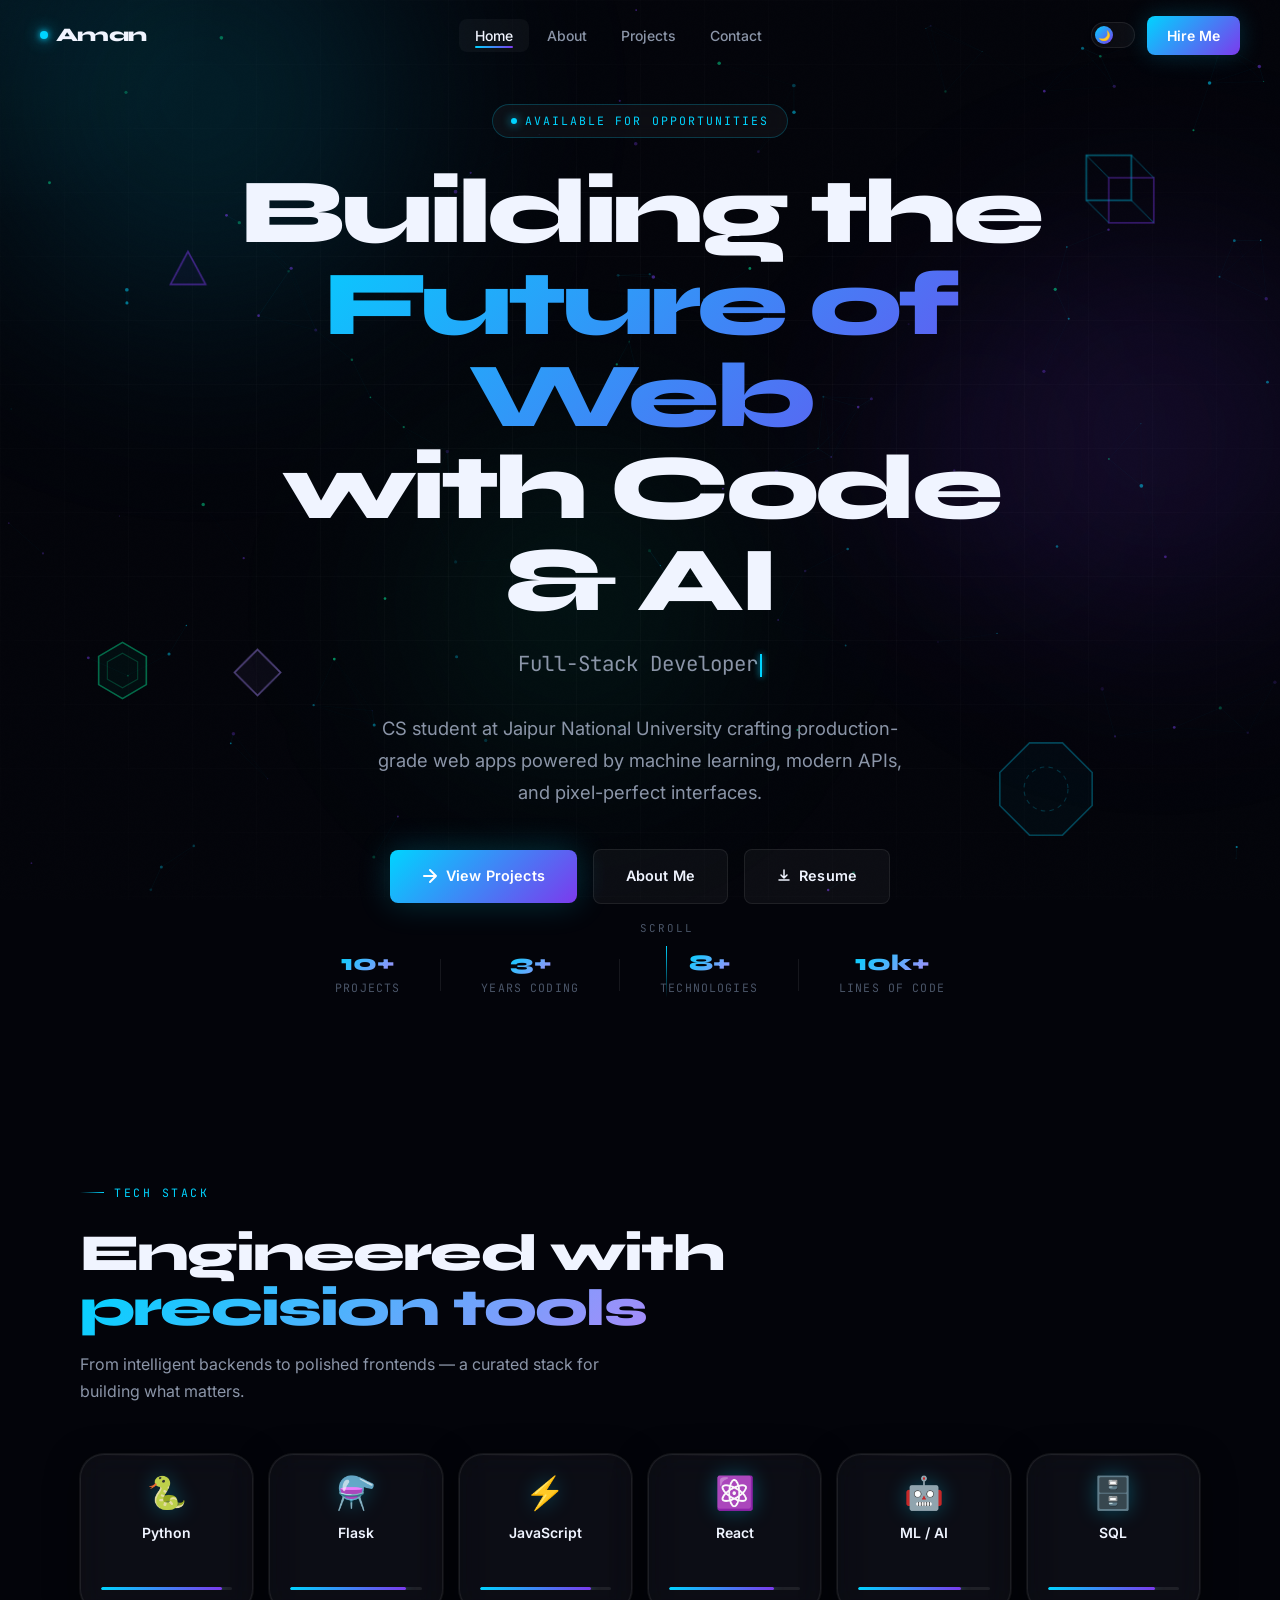
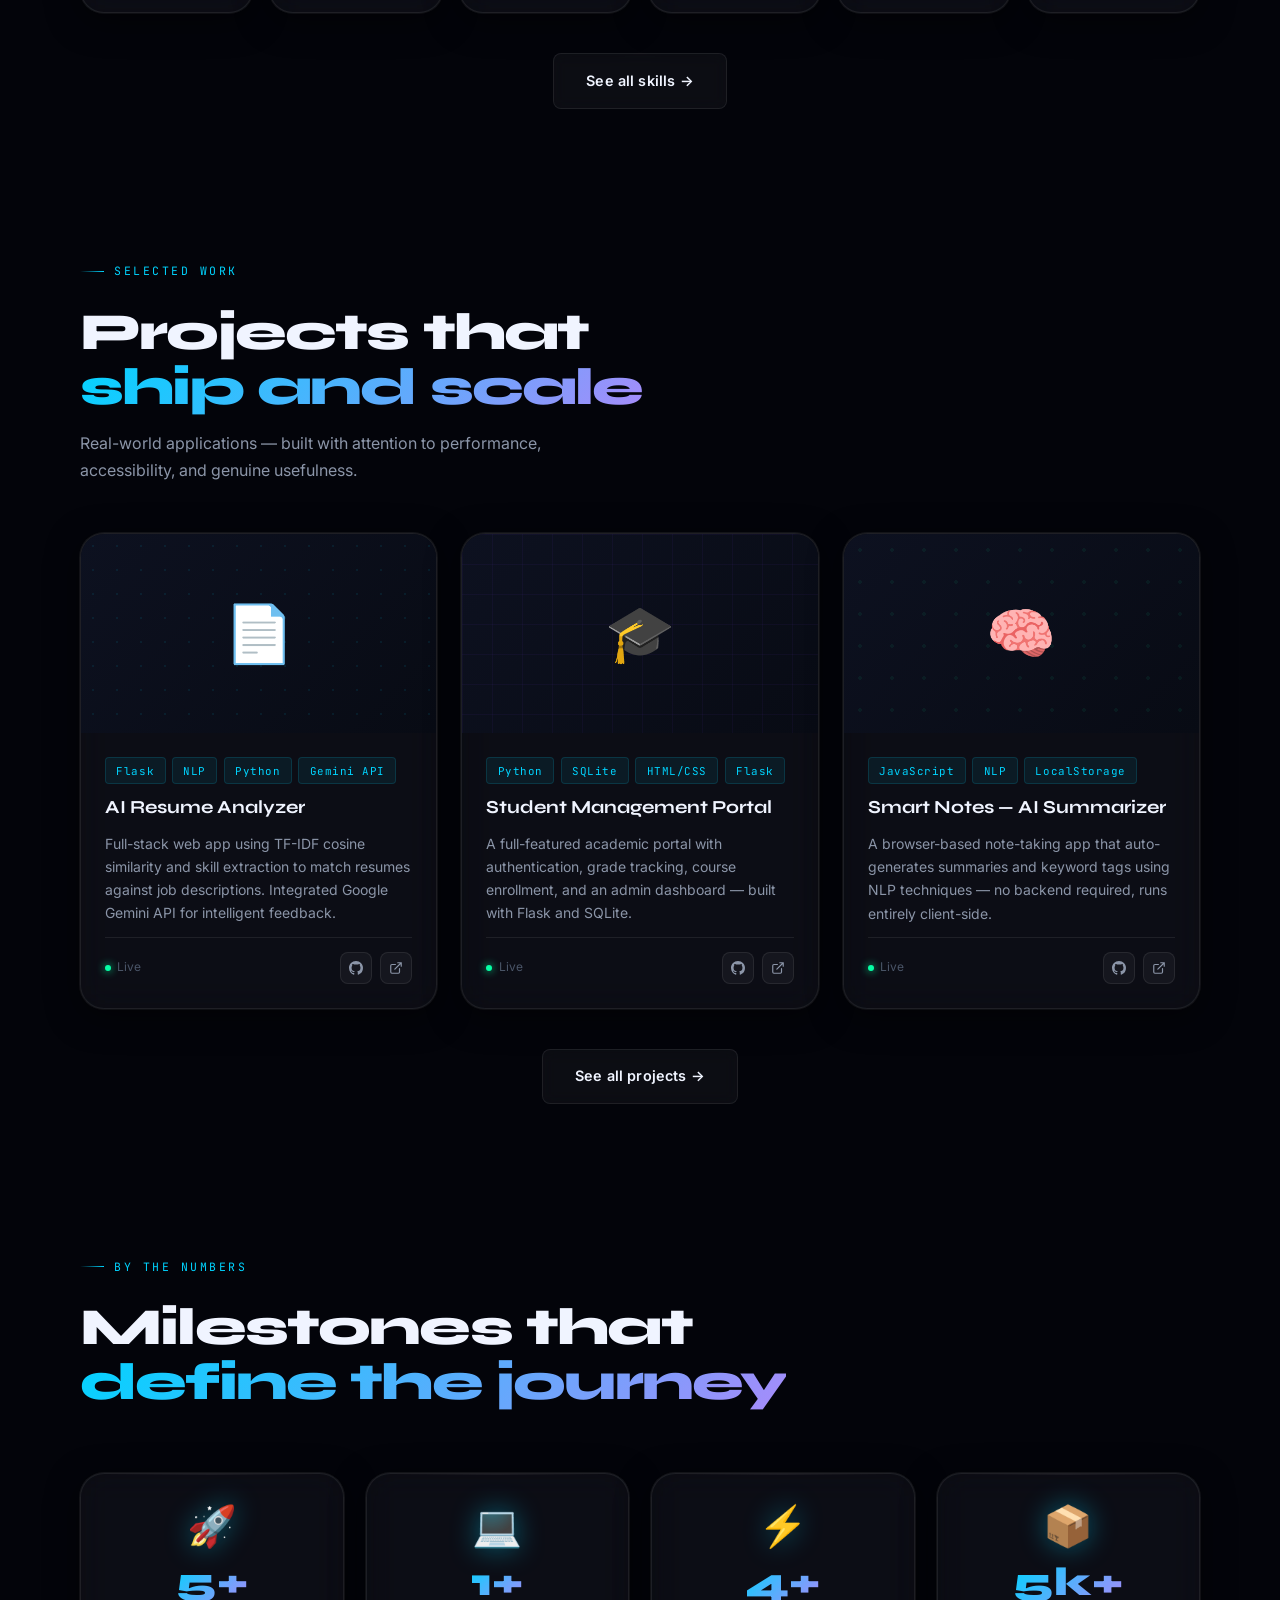
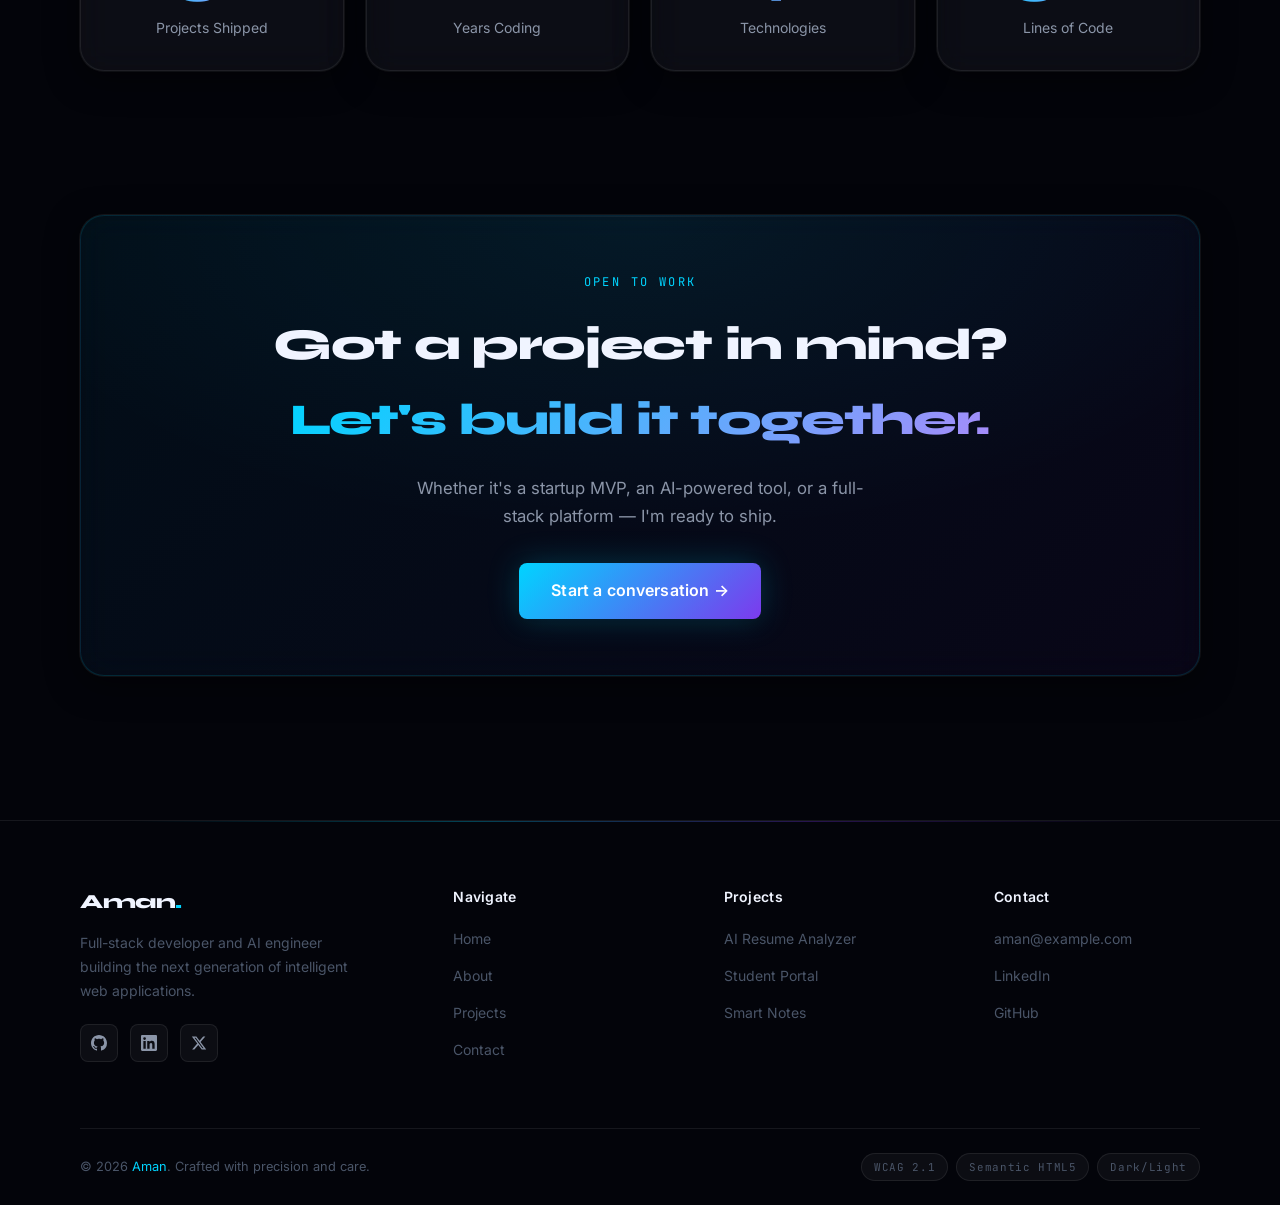
<file: index.html>
<!DOCTYPE html>
<html lang="en" data-theme="dark">
<head>
  <meta charset="UTF-8" />
  <meta name="viewport" content="width=device-width, initial-scale=1.0" />
  <meta http-equiv="X-UA-Compatible" content="IE=edge" />

  <!-- Primary Meta -->
  <title>Aman — Full-Stack Developer &amp; AI Engineer</title>
  <meta name="description" content="Aman is a full-stack developer and AI engineer building intelligent, production-ready web applications. Explore projects, skills, and experience." />
  <meta name="author" content="Aman" />
  <meta name="robots" content="index, follow" />
  <meta name="theme-color" content="#03040a" />

  <!-- Open Graph -->
  <meta property="og:type" content="website" />
  <meta property="og:url" content="https://aman.dev/" />
  <meta property="og:title" content="Aman — Full-Stack Developer &amp; AI Engineer" />
  <meta property="og:description" content="Building intelligent, production-ready web applications at the intersection of design and engineering." />
  <meta property="og:image" content="https://aman.dev/og-image.png" />

  <!-- Twitter Card -->
  <meta name="twitter:card" content="summary_large_image" />
  <meta name="twitter:site" content="@aman_dev" />
  <meta name="twitter:title" content="Aman — Full-Stack Developer &amp; AI Engineer" />
  <meta name="twitter:description" content="Building intelligent, production-ready web applications." />
  <meta name="twitter:image" content="https://aman.dev/og-image.png" />

  <!-- Canonical -->
  <link rel="canonical" href="https://aman.dev/" />

  <!-- Structured Data -->
  <script type="application/ld+json">
  {
    "@context": "https://schema.org",
    "@type": "Person",
    "name": "Aman",
    "url": "https://aman.dev",
    "jobTitle": "Full-Stack Developer & AI Engineer",
    "alumniOf": {
      "@type": "EducationalOrganization",
      "name": "Jaipur National University"
    },
    "knowsAbout": ["Python", "JavaScript", "React", "Flask", "Machine Learning", "AI"],
    "sameAs": [
      "https://github.com/aman",
      "https://linkedin.com/in/aman"
    ]
  }
  </script>

  <!-- Theme init: apply before render to avoid flash -->
  <script>
    (function(){var t=localStorage.getItem('portfolio-theme')||'dark';document.documentElement.setAttribute('data-theme',t);})();
  </script>

  <!-- Fonts -->
  <link rel="preconnect" href="https://fonts.googleapis.com" />
  <link rel="preconnect" href="https://fonts.gstatic.com" crossorigin />
  <link href="https://fonts.googleapis.com/css2?family=Syne:wght@400;700;800&family=Inter:wght@400;500;600;700&family=JetBrains+Mono:wght@400;500&display=swap" rel="stylesheet" />
  <link rel="stylesheet" href="style.css" />
</head>
<body>

  <!-- Scroll progress indicator -->
  <div id="scroll-progress" aria-hidden="true"></div>

  <!-- Skip Navigation -->
  <a href="#main-content" class="skip-nav">Skip to main content</a>

  <!-- Loading Screen -->
  <div id="loading-screen" role="status" aria-label="Loading portfolio">
    <div class="loader-ring" aria-hidden="true"></div>
    <p class="loader-text">Initializing</p>
    <div class="loader-bar" aria-hidden="true"><div class="loader-bar-fill"></div></div>
  </div>

  <!-- Cursor Glow -->
  <div id="cursor-glow" aria-hidden="true"></div>

  <!-- Aurora Background -->
  <div class="aurora-bg" aria-hidden="true">
    <div class="aurora-orb aurora-orb-1"></div>
    <div class="aurora-orb aurora-orb-2"></div>
    <div class="aurora-orb aurora-orb-3"></div>
    <div class="aurora-orb aurora-orb-4"></div>
  </div>
  <div class="grid-overlay" aria-hidden="true"></div>

  <!-- Navigation -->
  <header role="banner">
    <nav class="nav" aria-label="Primary navigation">
      <a href="index.html" class="nav-brand" aria-label="Aman — Home">
        <span class="nav-brand-dot" aria-hidden="true"></span>
        Aman
      </a>

      <!-- Desktop Links -->
      <ul class="nav-links" role="list">
        <li><a href="index.html" class="nav-link" aria-current="page">Home</a></li>
        <li><a href="about.html" class="nav-link">About</a></li>
        <li><a href="projects.html" class="nav-link">Projects</a></li>
        <li><a href="contact.html" class="nav-link">Contact</a></li>
      </ul>

      <!-- Nav right group: theme + cta + hamburger -->
      <div class="nav-right">
        <button class="theme-toggle" aria-label="Switch to light mode" title="Toggle dark/light mode">
          <span class="theme-toggle-thumb" aria-hidden="true">🌙</span>
        </button>
        <a href="contact.html" class="nav-cta" aria-label="Hire Aman — open contact page">Hire Me</a>
        <button class="nav-toggle" aria-expanded="false" aria-controls="mobile-nav" aria-label="Toggle mobile menu">
          <span class="nav-toggle-bar" aria-hidden="true"></span>
          <span class="nav-toggle-bar" aria-hidden="true"></span>
          <span class="nav-toggle-bar" aria-hidden="true"></span>
        </button>
      </div>
    </nav>

    <!-- Mobile Nav Overlay -->
    <nav class="nav-mobile" id="mobile-nav" aria-label="Mobile navigation">
      <ul role="list">
        <li><a href="index.html" class="nav-link" aria-current="page">Home</a></li>
        <li><a href="about.html" class="nav-link">About</a></li>
        <li><a href="projects.html" class="nav-link">Projects</a></li>
        <li><a href="contact.html" class="nav-link">Contact</a></li>
      </ul>
      <a href="contact.html" class="btn btn-primary" style="margin-top:1.5rem;">Hire Me</a>
    </nav>
  </header>

  <main id="main-content">

    <!-- ══ HERO ══════════════════════════════════════════════ -->
    <section class="hero" aria-label="Hero introduction">
      <canvas id="hero-canvas" class="hero-canvas" aria-hidden="true"></canvas>

      <!-- Floating 3D Shapes -->
      <div class="floating-shapes" aria-hidden="true">
        <!-- Cube wireframe -->
        <div class="shape shape-1">
          <svg viewBox="0 0 80 80" fill="none" xmlns="http://www.w3.org/2000/svg">
            <rect x="10" y="10" width="40" height="40" stroke="rgba(0,212,255,0.4)" stroke-width="1.5" fill="none"/>
            <rect x="30" y="30" width="40" height="40" stroke="rgba(124,58,237,0.4)" stroke-width="1.5" fill="none"/>
            <line x1="10" y1="10" x2="30" y2="30" stroke="rgba(0,212,255,0.25)" stroke-width="1"/>
            <line x1="50" y1="10" x2="70" y2="30" stroke="rgba(0,212,255,0.25)" stroke-width="1"/>
            <line x1="10" y1="50" x2="30" y2="70" stroke="rgba(0,212,255,0.25)" stroke-width="1"/>
            <line x1="50" y1="50" x2="70" y2="70" stroke="rgba(0,212,255,0.25)" stroke-width="1"/>
          </svg>
        </div>
        <!-- Hexagon -->
        <div class="shape shape-2">
          <svg viewBox="0 0 60 60" fill="none" xmlns="http://www.w3.org/2000/svg">
            <polygon points="30,4 52,17 52,43 30,56 8,43 8,17" stroke="rgba(6,255,165,0.4)" stroke-width="1.5" fill="rgba(6,255,165,0.04)"/>
            <polygon points="30,14 44,22 44,38 30,46 16,38 16,22" stroke="rgba(6,255,165,0.2)" stroke-width="1" fill="none"/>
          </svg>
        </div>
        <!-- Triangle -->
        <div class="shape shape-3">
          <svg viewBox="0 0 40 40" fill="none" xmlns="http://www.w3.org/2000/svg">
            <polygon points="20,4 36,34 4,34" stroke="rgba(124,58,237,0.5)" stroke-width="1.5" fill="rgba(124,58,237,0.05)"/>
          </svg>
        </div>
        <!-- Octagon -->
        <div class="shape shape-4">
          <svg viewBox="0 0 100 100" fill="none" xmlns="http://www.w3.org/2000/svg">
            <polygon points="35,8 65,8 92,35 92,65 65,92 35,92 8,65 8,35" stroke="rgba(0,212,255,0.3)" stroke-width="1.5" fill="rgba(0,212,255,0.03)"/>
            <circle cx="50" cy="50" r="20" stroke="rgba(0,212,255,0.2)" stroke-width="1" fill="none" stroke-dasharray="4 4"/>
          </svg>
        </div>
        <!-- Diamond -->
        <div class="shape shape-5">
          <svg viewBox="0 0 50 50" fill="none" xmlns="http://www.w3.org/2000/svg">
            <polygon points="25,4 46,25 25,46 4,25" stroke="rgba(167,139,250,0.45)" stroke-width="1.5" fill="rgba(167,139,250,0.05)"/>
          </svg>
        </div>
      </div>

      <div class="hero-content">
        <!-- Status Badge -->
        <div class="hero-badge" role="text">
          <span class="hero-badge-dot" aria-hidden="true"></span>
          Available for opportunities
        </div>

        <!-- Main Heading -->
        <h1 class="hero-heading">
          <span class="hero-heading-line">Building the</span>
          <span class="hero-heading-line accent">Future of Web</span>
          <span class="hero-heading-line">with Code &amp; AI</span>
        </h1>

        <!-- Typewriter -->
        <p class="hero-typewriter" aria-live="polite" aria-atomic="true">
          <span id="typewriter"
            data-phrases="Full-Stack Developer|AI Engineer|Python Specialist|Flask &amp; React Builder|ML Enthusiast"
            aria-label="Full-Stack Developer">Full-Stack Developer</span><span class="typewriter-cursor" aria-hidden="true"></span>
        </p>

        <!-- Subtext -->
        <p class="hero-subtext">
          CS student at Jaipur National University crafting production-grade web apps
          powered by machine learning, modern APIs, and pixel-perfect interfaces.
        </p>

        <!-- CTAs -->
        <div class="hero-actions">
          <a href="projects.html" class="btn btn-primary" aria-label="View my projects">
            <svg width="16" height="16" viewBox="0 0 16 16" fill="none" aria-hidden="true">
              <path d="M2 8h12M8 2l6 6-6 6" stroke="currentColor" stroke-width="2" stroke-linecap="round" stroke-linejoin="round"/>
            </svg>
            View Projects
          </a>
          <a href="about.html" class="btn btn-ghost" aria-label="Learn more about me">About Me</a>
          <a href="#" class="btn btn-ghost" aria-label="Download resume PDF" download>
            <svg width="14" height="14" viewBox="0 0 14 14" fill="none" aria-hidden="true">
              <path d="M7 1v8M4 6l3 3 3-3M2 11h10" stroke="currentColor" stroke-width="1.5" stroke-linecap="round" stroke-linejoin="round"/>
            </svg>
            Resume
          </a>
        </div>

        <!-- Stats strip -->
        <div class="hero-stats" aria-label="Quick stats">
          <div class="hero-stat">
            <span class="hero-stat-number">10+</span>
            <span class="hero-stat-label">Projects</span>
          </div>
          <div class="hero-stat-divider" aria-hidden="true"></div>
          <div class="hero-stat">
            <span class="hero-stat-number">3+</span>
            <span class="hero-stat-label">Years Coding</span>
          </div>
          <div class="hero-stat-divider" aria-hidden="true"></div>
          <div class="hero-stat">
            <span class="hero-stat-number">8+</span>
            <span class="hero-stat-label">Technologies</span>
          </div>
          <div class="hero-stat-divider" aria-hidden="true"></div>
          <div class="hero-stat">
            <span class="hero-stat-number">10k+</span>
            <span class="hero-stat-label">Lines of Code</span>
          </div>
        </div>
      </div>

      <!-- Scroll Indicator -->
      <a href="#skills-preview" class="hero-scroll" aria-label="Scroll to explore">
        <span aria-hidden="true">scroll</span>
        <div class="scroll-line" aria-hidden="true"></div>
      </a>
    </section>

    <!-- ══ SKILLS PREVIEW ════════════════════════════════════ -->
    <section class="section" id="skills-preview" aria-labelledby="skills-preview-heading">
      <div class="container">
        <p class="section-label" aria-hidden="true">Tech Stack</p>
        <h2 id="skills-preview-heading" class="section-heading reveal">
          Engineered with<br /><span class="gradient-text">precision tools</span>
        </h2>
        <p class="reveal reveal-delay-1" style="color:var(--text-secondary);max-width:540px;margin:1rem 0 3rem;">
          From intelligent backends to polished frontends — a curated stack for building what matters.
        </p>

        <div class="skills-grid" data-stagger="80">
          <article class="skill-card glass-card reveal reveal-delay-1" aria-label="Python skill">
            <div class="skill-icon" aria-hidden="true">🐍</div>
            <h3 class="skill-name">Python</h3>
            <span class="skill-pct" aria-hidden="true">92%</span>
            <div class="skill-bar-wrap" role="progressbar" aria-valuenow="92" aria-valuemin="0" aria-valuemax="100" aria-label="Python proficiency 92%">
              <div class="skill-bar" data-level="92" style="width:0%"></div>
            </div>
          </article>
          <article class="skill-card glass-card reveal reveal-delay-2" aria-label="Flask skill">
            <div class="skill-icon" aria-hidden="true">⚗️</div>
            <h3 class="skill-name">Flask</h3>
            <span class="skill-pct" aria-hidden="true">88%</span>
            <div class="skill-bar-wrap" role="progressbar" aria-valuenow="88" aria-valuemin="0" aria-valuemax="100" aria-label="Flask proficiency 88%">
              <div class="skill-bar" data-level="88" style="width:0%"></div>
            </div>
          </article>
          <article class="skill-card glass-card reveal reveal-delay-3" aria-label="JavaScript skill">
            <div class="skill-icon" aria-hidden="true">⚡</div>
            <h3 class="skill-name">JavaScript</h3>
            <span class="skill-pct" aria-hidden="true">85%</span>
            <div class="skill-bar-wrap" role="progressbar" aria-valuenow="85" aria-valuemin="0" aria-valuemax="100" aria-label="JavaScript proficiency 85%">
              <div class="skill-bar" data-level="85" style="width:0%"></div>
            </div>
          </article>
          <article class="skill-card glass-card reveal reveal-delay-4" aria-label="React skill">
            <div class="skill-icon" aria-hidden="true">⚛️</div>
            <h3 class="skill-name">React</h3>
            <span class="skill-pct" aria-hidden="true">80%</span>
            <div class="skill-bar-wrap" role="progressbar" aria-valuenow="80" aria-valuemin="0" aria-valuemax="100" aria-label="React proficiency 80%">
              <div class="skill-bar" data-level="80" style="width:0%"></div>
            </div>
          </article>
          <article class="skill-card glass-card reveal reveal-delay-5" aria-label="Machine Learning skill">
            <div class="skill-icon" aria-hidden="true">🤖</div>
            <h3 class="skill-name">ML / AI</h3>
            <span class="skill-pct" aria-hidden="true">78%</span>
            <div class="skill-bar-wrap" role="progressbar" aria-valuenow="78" aria-valuemin="0" aria-valuemax="100" aria-label="Machine Learning proficiency 78%">
              <div class="skill-bar" data-level="78" style="width:0%"></div>
            </div>
          </article>
          <article class="skill-card glass-card reveal reveal-delay-5" aria-label="SQL / SQLite skill">
            <div class="skill-icon" aria-hidden="true">🗄️</div>
            <h3 class="skill-name">SQL</h3>
            <span class="skill-pct" aria-hidden="true">82%</span>
            <div class="skill-bar-wrap" role="progressbar" aria-valuenow="82" aria-valuemin="0" aria-valuemax="100" aria-label="SQL proficiency 82%">
              <div class="skill-bar" data-level="82" style="width:0%"></div>
            </div>
          </article>
        </div>

        <div style="text-align:center;margin-top:2.5rem;" class="reveal reveal-delay-3">
          <a href="about.html#skills" class="btn btn-ghost" aria-label="See all skills on about page">See all skills →</a>
        </div>
      </div>
    </section>

    <!-- ══ FEATURED PROJECTS ══════════════════════════════════ -->
    <section class="section" id="featured-projects" aria-labelledby="featured-heading">
      <div class="container">
        <p class="section-label" aria-hidden="true">Selected Work</p>
        <h2 id="featured-heading" class="section-heading reveal">
          Projects that<br /><span class="gradient-text">ship and scale</span>
        </h2>
        <p class="reveal reveal-delay-1" style="color:var(--text-secondary);max-width:540px;margin:1rem 0 3rem;">
          Real-world applications — built with attention to performance, accessibility, and genuine usefulness.
        </p>

        <div class="projects-grid">
          <!-- Project 1 -->
          <article class="project-card glass-card reveal-left reveal-delay-1" data-tilt data-category="ai" aria-label="AI Resume Analyzer project">
            <div class="project-card-visual">
              <div class="project-card-pattern" style="background-image:radial-gradient(rgba(0,212,255,0.2) 1px,transparent 1px);background-size:24px 24px;"></div>
              <div class="project-emoji" aria-hidden="true">📄</div>
              <div class="project-overlay" aria-hidden="true">
                <a href="projects.html" class="project-overlay-btn primary" tabindex="-1">View Details</a>
                <a href="#" class="project-overlay-btn" tabindex="-1">GitHub</a>
              </div>
            </div>
            <div class="project-body">
              <div class="project-tags" aria-label="Technologies used">
                <span class="project-tag">Flask</span>
                <span class="project-tag">NLP</span>
                <span class="project-tag">Python</span>
                <span class="project-tag">Gemini API</span>
              </div>
              <h3 class="project-title">AI Resume Analyzer</h3>
              <p class="project-desc">Full-stack web app using TF-IDF cosine similarity and skill extraction to match resumes against job descriptions. Integrated Google Gemini API for intelligent feedback.</p>
              <div class="project-footer">
                <span class="project-status">
                  <span class="project-status-dot" aria-hidden="true"></span>
                  Live
                </span>
                <div class="project-links">
                  <a href="#" class="project-icon-btn" aria-label="View AI Resume Analyzer on GitHub">
                    <svg width="14" height="14" viewBox="0 0 24 24" fill="currentColor" aria-hidden="true"><path d="M12 0C5.37 0 0 5.37 0 12c0 5.31 3.435 9.795 8.205 11.385.6.105.825-.255.825-.57 0-.285-.015-1.23-.015-2.235-3.015.555-3.795-.735-4.035-1.41-.135-.345-.72-1.41-1.23-1.695-.42-.225-1.02-.78-.015-.795.945-.015 1.62.87 1.845 1.23 1.08 1.815 2.805 1.305 3.495.99.105-.78.42-1.305.765-1.605-2.67-.3-5.46-1.335-5.46-5.925 0-1.305.465-2.385 1.23-3.225-.12-.3-.54-1.53.12-3.18 0 0 1.005-.315 3.3 1.23.96-.27 1.98-.405 3-.405s2.04.135 3 .405c2.295-1.56 3.3-1.23 3.3-1.23.66 1.65.24 2.88.12 3.18.765.84 1.23 1.905 1.23 3.225 0 4.605-2.805 5.625-5.475 5.925.435.375.81 1.095.81 2.22 0 1.605-.015 2.895-.015 3.3 0 .315.225.69.825.57A12.02 12.02 0 0024 12c0-6.63-5.37-12-12-12z"/></svg>
                  </a>
                  <a href="#" class="project-icon-btn" aria-label="View live demo of AI Resume Analyzer">
                    <svg width="14" height="14" viewBox="0 0 24 24" fill="none" stroke="currentColor" stroke-width="2" aria-hidden="true"><path d="M18 13v6a2 2 0 01-2 2H5a2 2 0 01-2-2V8a2 2 0 012-2h6M15 3h6v6M10 14L21 3" stroke-linecap="round" stroke-linejoin="round"/></svg>
                  </a>
                </div>
              </div>
            </div>
          </article>

          <!-- Project 2 -->
          <article class="project-card glass-card reveal reveal-delay-2" data-tilt data-category="web" aria-label="Student Portal project">
            <div class="project-card-visual">
              <div class="project-card-pattern" style="background-image:linear-gradient(rgba(124,58,237,0.15) 1px,transparent 1px),linear-gradient(90deg,rgba(124,58,237,0.15) 1px,transparent 1px);background-size:30px 30px;"></div>
              <div class="project-emoji" aria-hidden="true">🎓</div>
              <div class="project-overlay" aria-hidden="true">
                <a href="projects.html" class="project-overlay-btn primary" tabindex="-1">View Details</a>
                <a href="#" class="project-overlay-btn" tabindex="-1">GitHub</a>
              </div>
            </div>
            <div class="project-body">
              <div class="project-tags" aria-label="Technologies used">
                <span class="project-tag">Python</span>
                <span class="project-tag">SQLite</span>
                <span class="project-tag">HTML/CSS</span>
                <span class="project-tag">Flask</span>
              </div>
              <h3 class="project-title">Student Management Portal</h3>
              <p class="project-desc">A full-featured academic portal with authentication, grade tracking, course enrollment, and an admin dashboard — built with Flask and SQLite.</p>
              <div class="project-footer">
                <span class="project-status">
                  <span class="project-status-dot" aria-hidden="true"></span>
                  Live
                </span>
                <div class="project-links">
                  <a href="#" class="project-icon-btn" aria-label="View Student Portal on GitHub">
                    <svg width="14" height="14" viewBox="0 0 24 24" fill="currentColor" aria-hidden="true"><path d="M12 0C5.37 0 0 5.37 0 12c0 5.31 3.435 9.795 8.205 11.385.6.105.825-.255.825-.57 0-.285-.015-1.23-.015-2.235-3.015.555-3.795-.735-4.035-1.41-.135-.345-.72-1.41-1.23-1.695-.42-.225-1.02-.78-.015-.795.945-.015 1.62.87 1.845 1.23 1.08 1.815 2.805 1.305 3.495.99.105-.78.42-1.305.765-1.605-2.67-.3-5.46-1.335-5.46-5.925 0-1.305.465-2.385 1.23-3.225-.12-.3-.54-1.53.12-3.18 0 0 1.005-.315 3.3 1.23.96-.27 1.98-.405 3-.405s2.04.135 3 .405c2.295-1.56 3.3-1.23 3.3-1.23.66 1.65.24 2.88.12 3.18.765.84 1.23 1.905 1.23 3.225 0 4.605-2.805 5.625-5.475 5.925.435.375.81 1.095.81 2.22 0 1.605-.015 2.895-.015 3.3 0 .315.225.69.825.57A12.02 12.02 0 0024 12c0-6.63-5.37-12-12-12z"/></svg>
                  </a>
                  <a href="#" class="project-icon-btn" aria-label="View live demo of Student Portal">
                    <svg width="14" height="14" viewBox="0 0 24 24" fill="none" stroke="currentColor" stroke-width="2" aria-hidden="true"><path d="M18 13v6a2 2 0 01-2 2H5a2 2 0 01-2-2V8a2 2 0 012-2h6M15 3h6v6M10 14L21 3" stroke-linecap="round" stroke-linejoin="round"/></svg>
                  </a>
                </div>
              </div>
            </div>
          </article>

          <!-- Project 3 -->
          <article class="project-card glass-card reveal-right reveal-delay-3" data-tilt data-category="ai" aria-label="Smart Notes App project">
            <div class="project-card-visual">
              <div class="project-card-pattern" style="background-image:radial-gradient(rgba(6,255,165,0.15) 2px,transparent 2px);background-size:32px 32px;"></div>
              <div class="project-emoji" aria-hidden="true">🧠</div>
              <div class="project-overlay" aria-hidden="true">
                <a href="projects.html" class="project-overlay-btn primary" tabindex="-1">View Details</a>
                <a href="#" class="project-overlay-btn" tabindex="-1">GitHub</a>
              </div>
            </div>
            <div class="project-body">
              <div class="project-tags" aria-label="Technologies used">
                <span class="project-tag">JavaScript</span>
                <span class="project-tag">NLP</span>
                <span class="project-tag">LocalStorage</span>
              </div>
              <h3 class="project-title">Smart Notes — AI Summarizer</h3>
              <p class="project-desc">A browser-based note-taking app that auto-generates summaries and keyword tags using NLP techniques — no backend required, runs entirely client-side.</p>
              <div class="project-footer">
                <span class="project-status">
                  <span class="project-status-dot" aria-hidden="true"></span>
                  Live
                </span>
                <div class="project-links">
                  <a href="#" class="project-icon-btn" aria-label="View Smart Notes on GitHub">
                    <svg width="14" height="14" viewBox="0 0 24 24" fill="currentColor" aria-hidden="true"><path d="M12 0C5.37 0 0 5.37 0 12c0 5.31 3.435 9.795 8.205 11.385.6.105.825-.255.825-.57 0-.285-.015-1.23-.015-2.235-3.015.555-3.795-.735-4.035-1.41-.135-.345-.72-1.41-1.23-1.695-.42-.225-1.02-.78-.015-.795.945-.015 1.62.87 1.845 1.23 1.08 1.815 2.805 1.305 3.495.99.105-.78.42-1.305.765-1.605-2.67-.3-5.46-1.335-5.46-5.925 0-1.305.465-2.385 1.23-3.225-.12-.3-.54-1.53.12-3.18 0 0 1.005-.315 3.3 1.23.96-.27 1.98-.405 3-.405s2.04.135 3 .405c2.295-1.56 3.3-1.23 3.3-1.23.66 1.65.24 2.88.12 3.18.765.84 1.23 1.905 1.23 3.225 0 4.605-2.805 5.625-5.475 5.925.435.375.81 1.095.81 2.22 0 1.605-.015 2.895-.015 3.3 0 .315.225.69.825.57A12.02 12.02 0 0024 12c0-6.63-5.37-12-12-12z"/></svg>
                  </a>
                  <a href="#" class="project-icon-btn" aria-label="View live demo of Smart Notes">
                    <svg width="14" height="14" viewBox="0 0 24 24" fill="none" stroke="currentColor" stroke-width="2" aria-hidden="true"><path d="M18 13v6a2 2 0 01-2 2H5a2 2 0 01-2-2V8a2 2 0 012-2h6M15 3h6v6M10 14L21 3" stroke-linecap="round" stroke-linejoin="round"/></svg>
                  </a>
                </div>
              </div>
            </div>
          </article>
        </div>

        <div style="text-align:center;margin-top:2.5rem;" class="reveal">
          <a href="projects.html" class="btn btn-ghost">See all projects →</a>
        </div>
      </div>
    </section>

    <!-- ══ ACHIEVEMENTS ══════════════════════════════════════ -->
    <section class="section" id="achievements" aria-labelledby="achievements-heading">
      <div class="container">
        <p class="section-label" aria-hidden="true">By the numbers</p>
        <h2 id="achievements-heading" class="section-heading reveal">
          Milestones that<br /><span class="gradient-text">define the journey</span>
        </h2>

        <div class="achievements-grid" data-stagger="80">
          <article class="achievement-card glass-card reveal-scale reveal-delay-1" aria-label="10+ projects completed">
            <div class="achievement-icon" aria-hidden="true">🚀</div>
            <div class="achievement-counter" data-target="10" data-suffix="+" aria-live="polite">0+</div>
            <p class="achievement-label">Projects Shipped</p>
          </article>
          <article class="achievement-card glass-card reveal-scale reveal-delay-2" aria-label="3 plus years of coding experience">
            <div class="achievement-icon" aria-hidden="true">💻</div>
            <div class="achievement-counter" data-target="3" data-suffix="+" aria-live="polite">0+</div>
            <p class="achievement-label">Years Coding</p>
          </article>
          <article class="achievement-card glass-card reveal-scale reveal-delay-3" aria-label="8 plus technologies mastered">
            <div class="achievement-icon" aria-hidden="true">⚡</div>
            <div class="achievement-counter" data-target="8" data-suffix="+" aria-live="polite">0+</div>
            <p class="achievement-label">Technologies</p>
          </article>
          <article class="achievement-card glass-card reveal-scale reveal-delay-4" aria-label="10k plus lines of code written">
            <div class="achievement-icon" aria-hidden="true">📦</div>
            <div class="achievement-counter" data-target="10" data-suffix="k+" aria-live="polite">0k+</div>
            <p class="achievement-label">Lines of Code</p>
          </article>
        </div>
      </div>
    </section>

    <!-- ══ CTA BAND ══════════════════════════════════════════ -->
    <section class="section" aria-label="Call to action — contact invitation" style="padding-top:0;">
      <div class="container">
        <div class="glass-card cta-band reveal">
          <p style="font-family:var(--font-mono);font-size:0.75rem;letter-spacing:0.2em;text-transform:uppercase;color:var(--cyan);margin-bottom:1rem;position:relative;z-index:1;">Open to work</p>
          <h2 style="font-family:var(--font-display);font-size:clamp(1.75rem,4vw,2.75rem);font-weight:800;letter-spacing:-0.03em;margin-bottom:1rem;position:relative;z-index:1;">Got a project in mind?<br /><span class="gradient-text">Let's build it together.</span></h2>
          <p style="color:var(--text-secondary);max-width:480px;margin:0 auto 2rem;font-size:1.05rem;position:relative;z-index:1;">Whether it's a startup MVP, an AI-powered tool, or a full-stack platform — I'm ready to ship.</p>
          <a href="contact.html" class="btn btn-primary" style="font-size:1rem;position:relative;z-index:1;">Start a conversation →</a>
        </div>
      </div>
    </section>

  </main>

  <!-- Footer -->
  <footer class="footer" role="contentinfo">
    <div class="container">
      <div class="footer-grid">
        <div>
          <p class="footer-brand-name">Aman<span style="color:var(--cyan)">.</span></p>
          <p class="footer-brand-desc">Full-stack developer and AI engineer building the next generation of intelligent web applications.</p>
          <nav class="footer-social" aria-label="Social media links">
            <a href="#" class="social-btn" aria-label="GitHub profile">
              <svg width="16" height="16" viewBox="0 0 24 24" fill="currentColor" aria-hidden="true"><path d="M12 0C5.37 0 0 5.37 0 12c0 5.31 3.435 9.795 8.205 11.385.6.105.825-.255.825-.57 0-.285-.015-1.23-.015-2.235-3.015.555-3.795-.735-4.035-1.41-.135-.345-.72-1.41-1.23-1.695-.42-.225-1.02-.78-.015-.795.945-.015 1.62.87 1.845 1.23 1.08 1.815 2.805 1.305 3.495.99.105-.78.42-1.305.765-1.605-2.67-.3-5.46-1.335-5.46-5.925 0-1.305.465-2.385 1.23-3.225-.12-.3-.54-1.53.12-3.18 0 0 1.005-.315 3.3 1.23.96-.27 1.98-.405 3-.405s2.04.135 3 .405c2.295-1.56 3.3-1.23 3.3-1.23.66 1.65.24 2.88.12 3.18.765.84 1.23 1.905 1.23 3.225 0 4.605-2.805 5.625-5.475 5.925.435.375.81 1.095.81 2.22 0 1.605-.015 2.895-.015 3.3 0 .315.225.69.825.57A12.02 12.02 0 0024 12c0-6.63-5.37-12-12-12z"/></svg>
            </a>
            <a href="#" class="social-btn" aria-label="LinkedIn profile">
              <svg width="16" height="16" viewBox="0 0 24 24" fill="currentColor" aria-hidden="true"><path d="M20.447 20.452h-3.554v-5.569c0-1.328-.027-3.037-1.852-3.037-1.853 0-2.136 1.445-2.136 2.939v5.667H9.351V9h3.414v1.561h.046c.477-.9 1.637-1.85 3.37-1.85 3.601 0 4.267 2.37 4.267 5.455v6.286zM5.337 7.433a2.062 2.062 0 01-2.063-2.065 2.064 2.064 0 112.063 2.065zm1.782 13.019H3.555V9h3.564v11.452zM22.225 0H1.771C.792 0 0 .774 0 1.729v20.542C0 23.227.792 24 1.771 24h20.451C23.2 24 24 23.227 24 22.271V1.729C24 .774 23.2 0 22.222 0h.003z"/></svg>
            </a>
            <a href="#" class="social-btn" aria-label="Twitter / X profile">
              <svg width="16" height="16" viewBox="0 0 24 24" fill="currentColor" aria-hidden="true"><path d="M18.244 2.25h3.308l-7.227 8.26 8.502 11.24H16.17l-5.214-6.817L4.99 21.75H1.68l7.73-8.835L1.254 2.25H8.08l4.713 6.231zm-1.161 17.52h1.833L7.084 4.126H5.117z"/></svg>
            </a>
          </nav>
        </div>
        <div>
          <p class="footer-col-title">Navigate</p>
          <ul class="footer-links" role="list">
            <li><a href="index.html" class="footer-link">Home</a></li>
            <li><a href="about.html" class="footer-link">About</a></li>
            <li><a href="projects.html" class="footer-link">Projects</a></li>
            <li><a href="contact.html" class="footer-link">Contact</a></li>
          </ul>
        </div>
        <div>
          <p class="footer-col-title">Projects</p>
          <ul class="footer-links" role="list">
            <li><a href="projects.html" class="footer-link">AI Resume Analyzer</a></li>
            <li><a href="projects.html" class="footer-link">Student Portal</a></li>
            <li><a href="projects.html" class="footer-link">Smart Notes</a></li>
          </ul>
        </div>
        <div>
          <p class="footer-col-title">Contact</p>
          <ul class="footer-links" role="list">
            <li><a href="mailto:aman@example.com" class="footer-link">aman@example.com</a></li>
            <li><a href="https://linkedin.com/in/aman" class="footer-link">LinkedIn</a></li>
            <li><a href="https://github.com/aman" class="footer-link">GitHub</a></li>
          </ul>
        </div>
      </div>
      <div class="footer-bottom">
        <p class="footer-copy">© 2026 <span>Aman</span>. Crafted with precision and care.</p>
        <div class="footer-badges" aria-label="Site attributes">
          <span class="footer-badge">WCAG 2.1</span>
          <span class="footer-badge">Semantic HTML5</span>
          <span class="footer-badge">Dark/Light</span>
        </div>
      </div>
    </div>
  </footer>

  <script src="script.js"></script>
</body>
</html>
</file>
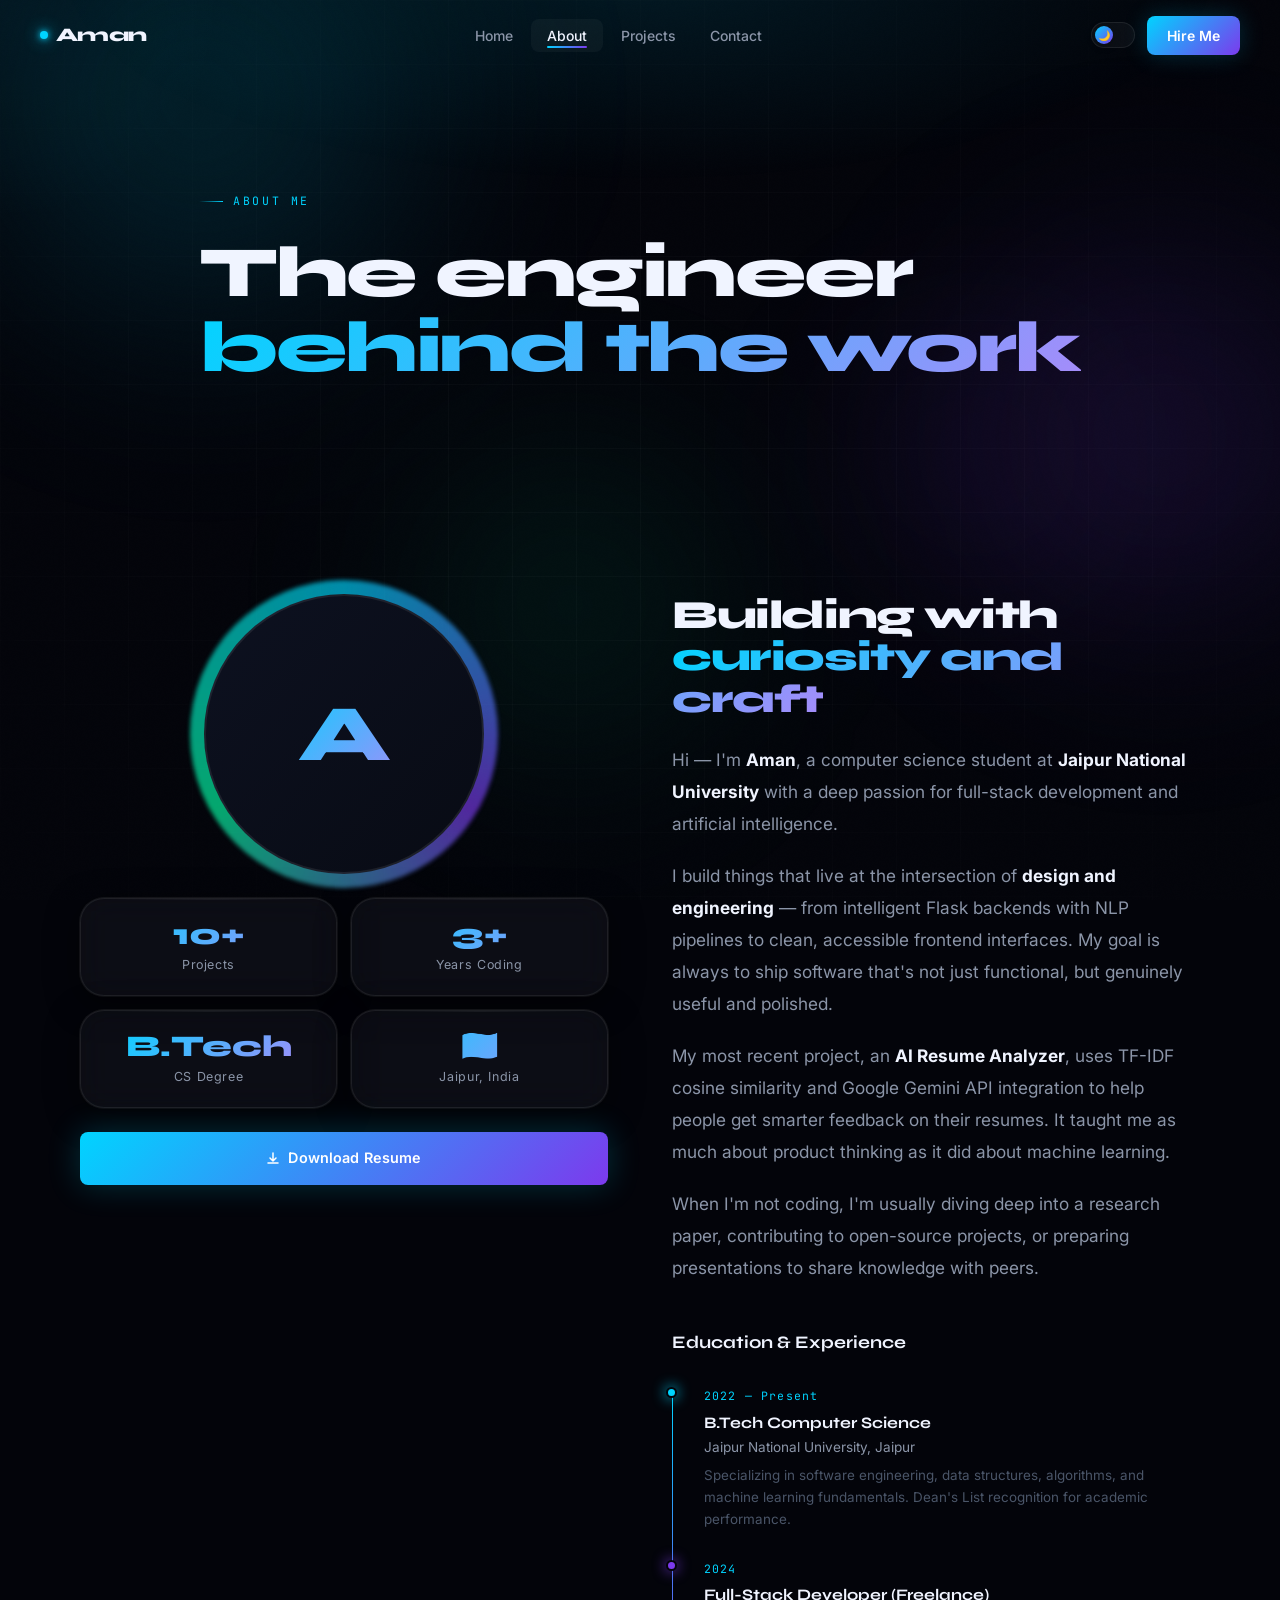
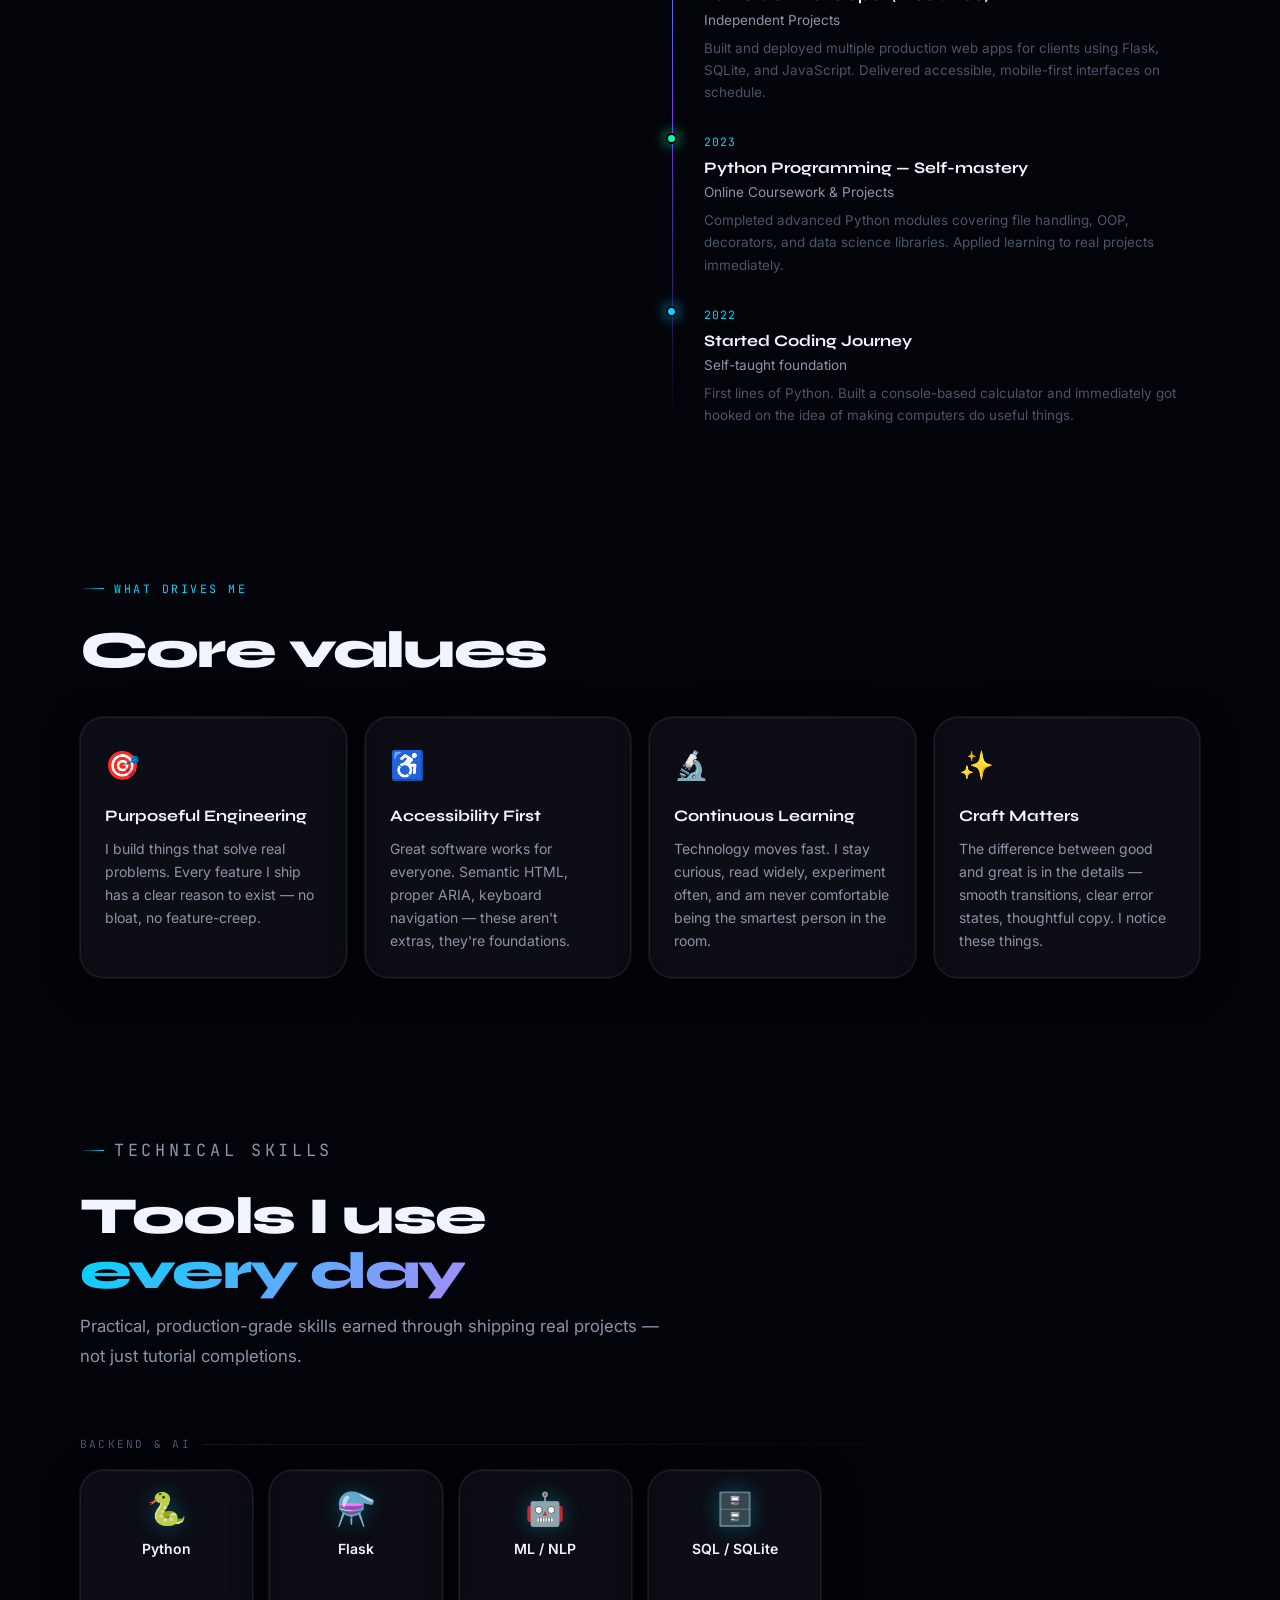
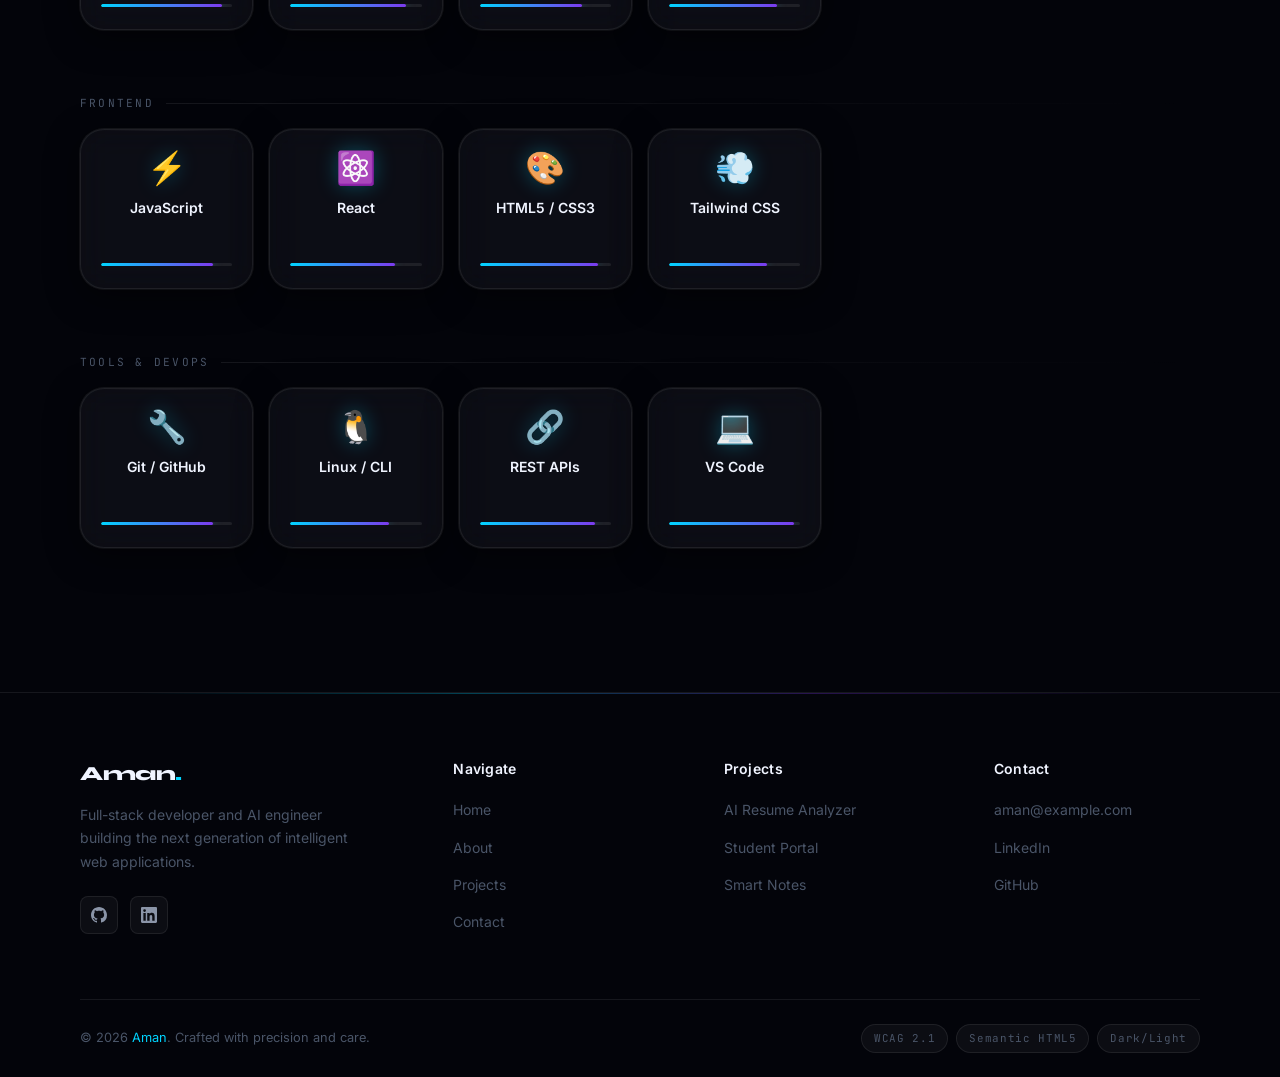
<file: about.html>
<!DOCTYPE html>
<html lang="en" data-theme="dark">
<head>
  <meta charset="UTF-8" />
  <meta name="viewport" content="width=device-width, initial-scale=1.0" />
  <meta http-equiv="X-UA-Compatible" content="IE=edge" />

  <title>About — Aman | Full-Stack Developer &amp; AI Engineer</title>
  <meta name="description" content="Learn about Aman — a full-stack developer and AI engineer studying at Jaipur National University, passionate about building intelligent web applications." />
  <meta name="author" content="Aman" />
  <meta name="robots" content="index, follow" />
  <meta name="theme-color" content="#03040a" />

  <meta property="og:type" content="profile" />
  <meta property="og:url" content="https://aman.dev/about.html" />
  <meta property="og:title" content="About Aman — Full-Stack Developer &amp; AI Engineer" />
  <meta property="og:description" content="CS student at Jaipur National University building AI-powered web applications." />
  <meta property="og:image" content="https://aman.dev/og-image.png" />
  <meta name="twitter:card" content="summary_large_image" />
  <meta name="twitter:title" content="About Aman" />
  <meta name="twitter:description" content="CS student at JNU building AI-powered web applications." />

  <link rel="canonical" href="https://aman.dev/about.html" />

  <script type="application/ld+json">
  {
    "@context": "https://schema.org",
    "@type": "AboutPage",
    "name": "About Aman",
    "url": "https://aman.dev/about.html",
    "description": "Full-stack developer and AI engineer",
    "mainEntity": {
      "@type": "Person",
      "name": "Aman",
      "jobTitle": "Full-Stack Developer & AI Engineer",
      "alumniOf": "Jaipur National University"
    }
  }
  </script>

  <script>
    (function(){var t=localStorage.getItem('portfolio-theme')||'dark';document.documentElement.setAttribute('data-theme',t);})();
  </script>

  <link rel="preconnect" href="https://fonts.googleapis.com" />
  <link rel="preconnect" href="https://fonts.gstatic.com" crossorigin />
  <link href="https://fonts.googleapis.com/css2?family=Syne:wght@400;700;800&family=Inter:wght@400;500;600;700&family=JetBrains+Mono:wght@400;500&display=swap" rel="stylesheet" />
  <link rel="stylesheet" href="style.css" />
</head>
<body>

  <div id="scroll-progress" aria-hidden="true"></div>
  <a href="#main-content" class="skip-nav">Skip to main content</a>
  <div id="loading-screen" role="status" aria-label="Loading">
    <div class="loader-ring" aria-hidden="true"></div>
    <p class="loader-text">Loading</p>
    <div class="loader-bar" aria-hidden="true"><div class="loader-bar-fill"></div></div>
  </div>
  <div id="cursor-glow" aria-hidden="true"></div>
  <div class="aurora-bg" aria-hidden="true">
    <div class="aurora-orb aurora-orb-1"></div>
    <div class="aurora-orb aurora-orb-2"></div>
    <div class="aurora-orb aurora-orb-3"></div>
    <div class="aurora-orb aurora-orb-4"></div>
  </div>
  <div class="grid-overlay" aria-hidden="true"></div>

  <header role="banner">
    <nav class="nav" aria-label="Primary navigation">
      <a href="index.html" class="nav-brand" aria-label="Aman — Home">
        <span class="nav-brand-dot" aria-hidden="true"></span>Aman
      </a>
      <ul class="nav-links" role="list">
        <li><a href="index.html" class="nav-link">Home</a></li>
        <li><a href="about.html" class="nav-link" aria-current="page">About</a></li>
        <li><a href="projects.html" class="nav-link">Projects</a></li>
        <li><a href="contact.html" class="nav-link">Contact</a></li>
      </ul>
      <div class="nav-right">
        <button class="theme-toggle" aria-label="Switch to light mode" title="Toggle dark/light mode">
          <span class="theme-toggle-thumb" aria-hidden="true">🌙</span>
        </button>
        <a href="contact.html" class="nav-cta">Hire Me</a>
        <button class="nav-toggle" aria-expanded="false" aria-controls="mobile-nav" aria-label="Toggle mobile menu">
          <span class="nav-toggle-bar" aria-hidden="true"></span>
          <span class="nav-toggle-bar" aria-hidden="true"></span>
          <span class="nav-toggle-bar" aria-hidden="true"></span>
        </button>
      </div>
    </nav>
    <nav class="nav-mobile" id="mobile-nav" aria-label="Mobile navigation">
      <ul role="list">
        <li><a href="index.html" class="nav-link">Home</a></li>
        <li><a href="about.html" class="nav-link" aria-current="page">About</a></li>
        <li><a href="projects.html" class="nav-link">Projects</a></li>
        <li><a href="contact.html" class="nav-link">Contact</a></li>
      </ul>
      <a href="contact.html" class="btn btn-primary" style="margin-top:1.5rem;">Hire Me</a>
    </nav>
  </header>

  <main id="main-content">

    <!-- Page Header -->
    <section class="page-header" aria-label="About page header">
      <div class="page-header-bg" aria-hidden="true"></div>
      <div class="container page-header-content">
        <p class="section-label">About me</p>
        <h1 class="section-heading" style="font-size:clamp(2.5rem,6vw,4.5rem);">
          The engineer<br /><span class="gradient-text">behind the work</span>
        </h1>
      </div>
    </section>

    <!-- ══ BIO + TIMELINE ════════════════════════════════════ -->
    <section class="section" aria-labelledby="bio-heading">
      <div class="container">
        <div class="about-grid">

          <!-- Visual / Stats -->
          <aside class="about-visual" aria-label="Profile summary">
            <div class="about-avatar-wrap reveal-scale" aria-hidden="true">
              <div class="about-avatar-ring"></div>
              <div class="about-avatar-inner">
                <span class="about-avatar-placeholder">A</span>
              </div>
            </div>

            <div class="stat-grid reveal reveal-delay-1">
              <article class="stat-card glass-card" aria-label="10 plus projects completed">
                <div class="stat-number">10+</div>
                <div class="stat-label">Projects</div>
              </article>
              <article class="stat-card glass-card" aria-label="3 plus years coding">
                <div class="stat-number">3+</div>
                <div class="stat-label">Years Coding</div>
              </article>
              <article class="stat-card glass-card" aria-label="Currently pursuing B.Tech">
                <div class="stat-number">B.Tech</div>
                <div class="stat-label">CS Degree</div>
              </article>
              <article class="stat-card glass-card" aria-label="Based in Jaipur India">
                <div class="stat-number">🇮🇳</div>
                <div class="stat-label">Jaipur, India</div>
              </article>
            </div>

            <!-- Download Resume -->
            <div class="reveal reveal-delay-2" style="text-align:center;">
              <a href="#" class="btn btn-primary" style="width:100%;justify-content:center;" download aria-label="Download Aman's resume as PDF">
                <svg width="14" height="14" viewBox="0 0 14 14" fill="none" aria-hidden="true">
                  <path d="M7 1v8M4 6l3 3 3-3M2 11h10" stroke="currentColor" stroke-width="1.5" stroke-linecap="round" stroke-linejoin="round"/>
                </svg>
                Download Resume
              </a>
            </div>
          </aside>

          <!-- Bio + Timeline -->
          <div class="about-content">
            <h2 id="bio-heading" class="section-heading reveal" style="font-size:clamp(1.75rem,3.5vw,2.5rem);">
              Building with<br /><span class="gradient-text">curiosity and craft</span>
            </h2>

            <div class="full-bio reveal-left reveal-delay-1">
              <p>Hi — I'm <strong>Aman</strong>, a computer science student at <strong>Jaipur National University</strong> with a deep passion for full-stack development and artificial intelligence.</p>
              <p>I build things that live at the intersection of <strong>design and engineering</strong> — from intelligent Flask backends with NLP pipelines to clean, accessible frontend interfaces. My goal is always to ship software that's not just functional, but genuinely useful and polished.</p>
              <p>My most recent project, an <strong>AI Resume Analyzer</strong>, uses TF-IDF cosine similarity and Google Gemini API integration to help people get smarter feedback on their resumes. It taught me as much about product thinking as it did about machine learning.</p>
              <p>When I'm not coding, I'm usually diving deep into a research paper, contributing to open-source projects, or preparing presentations to share knowledge with peers.</p>
            </div>

            <!-- Timeline -->
            <div class="reveal reveal-delay-2">
              <h3 style="font-family:var(--font-display);font-size:1.1rem;font-weight:700;margin-bottom:1.5rem;color:var(--text-primary);">Education &amp; Experience</h3>
              <ol class="timeline" aria-label="Education and experience timeline">
                <li class="timeline-item">
                  <div class="timeline-dot" aria-hidden="true"></div>
                  <time class="timeline-year" datetime="2022">2022 — Present</time>
                  <p class="timeline-role">B.Tech Computer Science</p>
                  <p class="timeline-org">Jaipur National University, Jaipur</p>
                  <p class="timeline-desc">Specializing in software engineering, data structures, algorithms, and machine learning fundamentals. Dean's List recognition for academic performance.</p>
                </li>
                <li class="timeline-item">
                  <div class="timeline-dot" aria-hidden="true" style="background:var(--violet);box-shadow:0 0 14px var(--violet);"></div>
                  <time class="timeline-year" datetime="2024">2024</time>
                  <p class="timeline-role">Full-Stack Developer (Freelance)</p>
                  <p class="timeline-org">Independent Projects</p>
                  <p class="timeline-desc">Built and deployed multiple production web apps for clients using Flask, SQLite, and JavaScript. Delivered accessible, mobile-first interfaces on schedule.</p>
                </li>
                <li class="timeline-item">
                  <div class="timeline-dot" aria-hidden="true" style="background:var(--aurora-c);box-shadow:0 0 14px var(--aurora-c);"></div>
                  <time class="timeline-year" datetime="2023">2023</time>
                  <p class="timeline-role">Python Programming — Self-mastery</p>
                  <p class="timeline-org">Online Coursework &amp; Projects</p>
                  <p class="timeline-desc">Completed advanced Python modules covering file handling, OOP, decorators, and data science libraries. Applied learning to real projects immediately.</p>
                </li>
                <li class="timeline-item">
                  <div class="timeline-dot" aria-hidden="true" style="background:var(--cyan);box-shadow:0 0 14px var(--cyan);"></div>
                  <time class="timeline-year" datetime="2022">2022</time>
                  <p class="timeline-role">Started Coding Journey</p>
                  <p class="timeline-org">Self-taught foundation</p>
                  <p class="timeline-desc">First lines of Python. Built a console-based calculator and immediately got hooked on the idea of making computers do useful things.</p>
                </li>
              </ol>
            </div>
          </div>
        </div>
      </div>
    </section>

    <!-- ══ VALUES ════════════════════════════════════════════ -->
    <section class="section" aria-labelledby="values-heading" style="padding-top:0;">
      <div class="container">
        <p class="section-label" aria-hidden="true">What drives me</p>
        <h2 id="values-heading" class="section-heading reveal">Core values</h2>

        <div class="values-grid">
          <article class="value-card glass-card reveal-scale reveal-delay-1">
            <div class="value-icon" aria-hidden="true">🎯</div>
            <h3 class="value-title">Purposeful Engineering</h3>
            <p class="value-desc">I build things that solve real problems. Every feature I ship has a clear reason to exist — no bloat, no feature-creep.</p>
          </article>
          <article class="value-card glass-card reveal-scale reveal-delay-2">
            <div class="value-icon" aria-hidden="true">♿</div>
            <h3 class="value-title">Accessibility First</h3>
            <p class="value-desc">Great software works for everyone. Semantic HTML, proper ARIA, keyboard navigation — these aren't extras, they're foundations.</p>
          </article>
          <article class="value-card glass-card reveal-scale reveal-delay-3">
            <div class="value-icon" aria-hidden="true">🔬</div>
            <h3 class="value-title">Continuous Learning</h3>
            <p class="value-desc">Technology moves fast. I stay curious, read widely, experiment often, and am never comfortable being the smartest person in the room.</p>
          </article>
          <article class="value-card glass-card reveal-scale reveal-delay-4">
            <div class="value-icon" aria-hidden="true">✨</div>
            <h3 class="value-title">Craft Matters</h3>
            <p class="value-desc">The difference between good and great is in the details — smooth transitions, clear error states, thoughtful copy. I notice these things.</p>
          </article>
        </div>
      </div>
    </section>

    <!-- ══ SKILLS ════════════════════════════════════════════ -->
    <section class="section" id="skills" aria-labelledby="skills-heading">
      <div class="container">
        <div class="skills-intro">
          <p class="section-label" aria-hidden="true">Technical skills</p>
          <h2 id="skills-heading" class="section-heading reveal">
            Tools I use<br /><span class="gradient-text">every day</span>
          </h2>
          <p class="reveal reveal-delay-1">Practical, production-grade skills earned through shipping real projects — not just tutorial completions.</p>
        </div>

        <div class="skills-categories">
          <!-- Backend & AI -->
          <div class="reveal-left reveal-delay-1">
            <p class="skills-category-label" aria-label="Backend and AI skills category">Backend &amp; AI</p>
            <div class="skills-grid" role="list" aria-label="Backend and AI skills">
              <article class="skill-card glass-card" role="listitem" aria-label="Python, proficiency 92 percent">
                <div class="skill-icon" aria-hidden="true">🐍</div>
                <h3 class="skill-name">Python</h3>
                <span class="skill-pct" aria-hidden="true">92%</span>
                <div class="skill-bar-wrap" role="progressbar" aria-valuenow="92" aria-valuemin="0" aria-valuemax="100" aria-label="Python 92%">
                  <div class="skill-bar" data-level="92" style="width:0%"></div>
                </div>
              </article>
              <article class="skill-card glass-card" role="listitem" aria-label="Flask, proficiency 88 percent">
                <div class="skill-icon" aria-hidden="true">⚗️</div>
                <h3 class="skill-name">Flask</h3>
                <span class="skill-pct" aria-hidden="true">88%</span>
                <div class="skill-bar-wrap" role="progressbar" aria-valuenow="88" aria-valuemin="0" aria-valuemax="100" aria-label="Flask 88%">
                  <div class="skill-bar" data-level="88" style="width:0%"></div>
                </div>
              </article>
              <article class="skill-card glass-card" role="listitem" aria-label="Machine Learning NLP, proficiency 78 percent">
                <div class="skill-icon" aria-hidden="true">🤖</div>
                <h3 class="skill-name">ML / NLP</h3>
                <span class="skill-pct" aria-hidden="true">78%</span>
                <div class="skill-bar-wrap" role="progressbar" aria-valuenow="78" aria-valuemin="0" aria-valuemax="100" aria-label="ML/NLP 78%">
                  <div class="skill-bar" data-level="78" style="width:0%"></div>
                </div>
              </article>
              <article class="skill-card glass-card" role="listitem" aria-label="SQL SQLite, proficiency 82 percent">
                <div class="skill-icon" aria-hidden="true">🗄️</div>
                <h3 class="skill-name">SQL / SQLite</h3>
                <span class="skill-pct" aria-hidden="true">82%</span>
                <div class="skill-bar-wrap" role="progressbar" aria-valuenow="82" aria-valuemin="0" aria-valuemax="100" aria-label="SQL 82%">
                  <div class="skill-bar" data-level="82" style="width:0%"></div>
                </div>
              </article>
            </div>
          </div>

          <!-- Frontend -->
          <div class="reveal reveal-delay-2">
            <p class="skills-category-label" aria-label="Frontend skills category">Frontend</p>
            <div class="skills-grid" role="list" aria-label="Frontend skills">
              <article class="skill-card glass-card" role="listitem" aria-label="JavaScript, proficiency 85 percent">
                <div class="skill-icon" aria-hidden="true">⚡</div>
                <h3 class="skill-name">JavaScript</h3>
                <span class="skill-pct" aria-hidden="true">85%</span>
                <div class="skill-bar-wrap" role="progressbar" aria-valuenow="85" aria-valuemin="0" aria-valuemax="100" aria-label="JavaScript 85%">
                  <div class="skill-bar" data-level="85" style="width:0%"></div>
                </div>
              </article>
              <article class="skill-card glass-card" role="listitem" aria-label="React, proficiency 80 percent">
                <div class="skill-icon" aria-hidden="true">⚛️</div>
                <h3 class="skill-name">React</h3>
                <span class="skill-pct" aria-hidden="true">80%</span>
                <div class="skill-bar-wrap" role="progressbar" aria-valuenow="80" aria-valuemin="0" aria-valuemax="100" aria-label="React 80%">
                  <div class="skill-bar" data-level="80" style="width:0%"></div>
                </div>
              </article>
              <article class="skill-card glass-card" role="listitem" aria-label="HTML5 CSS3, proficiency 90 percent">
                <div class="skill-icon" aria-hidden="true">🎨</div>
                <h3 class="skill-name">HTML5 / CSS3</h3>
                <span class="skill-pct" aria-hidden="true">90%</span>
                <div class="skill-bar-wrap" role="progressbar" aria-valuenow="90" aria-valuemin="0" aria-valuemax="100" aria-label="HTML/CSS 90%">
                  <div class="skill-bar" data-level="90" style="width:0%"></div>
                </div>
              </article>
              <article class="skill-card glass-card" role="listitem" aria-label="Tailwind CSS, proficiency 75 percent">
                <div class="skill-icon" aria-hidden="true">💨</div>
                <h3 class="skill-name">Tailwind CSS</h3>
                <span class="skill-pct" aria-hidden="true">75%</span>
                <div class="skill-bar-wrap" role="progressbar" aria-valuenow="75" aria-valuemin="0" aria-valuemax="100" aria-label="Tailwind 75%">
                  <div class="skill-bar" data-level="75" style="width:0%"></div>
                </div>
              </article>
            </div>
          </div>

          <!-- Tools & DevOps -->
          <div class="reveal-right reveal-delay-3">
            <p class="skills-category-label" aria-label="Tools and DevOps skills category">Tools &amp; DevOps</p>
            <div class="skills-grid" role="list" aria-label="Tools and DevOps skills">
              <article class="skill-card glass-card" role="listitem" aria-label="Git GitHub, proficiency 85 percent">
                <div class="skill-icon" aria-hidden="true">🔧</div>
                <h3 class="skill-name">Git / GitHub</h3>
                <span class="skill-pct" aria-hidden="true">85%</span>
                <div class="skill-bar-wrap" role="progressbar" aria-valuenow="85" aria-valuemin="0" aria-valuemax="100" aria-label="Git 85%">
                  <div class="skill-bar" data-level="85" style="width:0%"></div>
                </div>
              </article>
              <article class="skill-card glass-card" role="listitem" aria-label="Linux CLI, proficiency 75 percent">
                <div class="skill-icon" aria-hidden="true">🐧</div>
                <h3 class="skill-name">Linux / CLI</h3>
                <span class="skill-pct" aria-hidden="true">75%</span>
                <div class="skill-bar-wrap" role="progressbar" aria-valuenow="75" aria-valuemin="0" aria-valuemax="100" aria-label="Linux 75%">
                  <div class="skill-bar" data-level="75" style="width:0%"></div>
                </div>
              </article>
              <article class="skill-card glass-card" role="listitem" aria-label="REST APIs, proficiency 88 percent">
                <div class="skill-icon" aria-hidden="true">🔗</div>
                <h3 class="skill-name">REST APIs</h3>
                <span class="skill-pct" aria-hidden="true">88%</span>
                <div class="skill-bar-wrap" role="progressbar" aria-valuenow="88" aria-valuemin="0" aria-valuemax="100" aria-label="REST APIs 88%">
                  <div class="skill-bar" data-level="88" style="width:0%"></div>
                </div>
              </article>
              <article class="skill-card glass-card" role="listitem" aria-label="VS Code development environment, proficiency 95 percent">
                <div class="skill-icon" aria-hidden="true">💻</div>
                <h3 class="skill-name">VS Code</h3>
                <span class="skill-pct" aria-hidden="true">95%</span>
                <div class="skill-bar-wrap" role="progressbar" aria-valuenow="95" aria-valuemin="0" aria-valuemax="100" aria-label="VS Code 95%">
                  <div class="skill-bar" data-level="95" style="width:0%"></div>
                </div>
              </article>
            </div>
          </div>
        </div>
      </div>
    </section>

  </main>

  <footer class="footer" role="contentinfo">
    <div class="container">
      <div class="footer-grid">
        <div>
          <p class="footer-brand-name">Aman<span style="color:var(--cyan)">.</span></p>
          <p class="footer-brand-desc">Full-stack developer and AI engineer building the next generation of intelligent web applications.</p>
          <nav class="footer-social" aria-label="Social media links">
            <a href="#" class="social-btn" aria-label="GitHub profile"><svg width="16" height="16" viewBox="0 0 24 24" fill="currentColor" aria-hidden="true"><path d="M12 0C5.37 0 0 5.37 0 12c0 5.31 3.435 9.795 8.205 11.385.6.105.825-.255.825-.57 0-.285-.015-1.23-.015-2.235-3.015.555-3.795-.735-4.035-1.41-.135-.345-.72-1.41-1.23-1.695-.42-.225-1.02-.78-.015-.795.945-.015 1.62.87 1.845 1.23 1.08 1.815 2.805 1.305 3.495.99.105-.78.42-1.305.765-1.605-2.67-.3-5.46-1.335-5.46-5.925 0-1.305.465-2.385 1.23-3.225-.12-.3-.54-1.53.12-3.18 0 0 1.005-.315 3.3 1.23.96-.27 1.98-.405 3-.405s2.04.135 3 .405c2.295-1.56 3.3-1.23 3.3-1.23.66 1.65.24 2.88.12 3.18.765.84 1.23 1.905 1.23 3.225 0 4.605-2.805 5.625-5.475 5.925.435.375.81 1.095.81 2.22 0 1.605-.015 2.895-.015 3.3 0 .315.225.69.825.57A12.02 12.02 0 0024 12c0-6.63-5.37-12-12-12z"/></svg></a>
            <a href="#" class="social-btn" aria-label="LinkedIn profile"><svg width="16" height="16" viewBox="0 0 24 24" fill="currentColor" aria-hidden="true"><path d="M20.447 20.452h-3.554v-5.569c0-1.328-.027-3.037-1.852-3.037-1.853 0-2.136 1.445-2.136 2.939v5.667H9.351V9h3.414v1.561h.046c.477-.9 1.637-1.85 3.37-1.85 3.601 0 4.267 2.37 4.267 5.455v6.286zM5.337 7.433a2.062 2.062 0 01-2.063-2.065 2.064 2.064 0 112.063 2.065zm1.782 13.019H3.555V9h3.564v11.452zM22.225 0H1.771C.792 0 0 .774 0 1.729v20.542C0 23.227.792 24 1.771 24h20.451C23.2 24 24 23.227 24 22.271V1.729C24 .774 23.2 0 22.222 0h.003z"/></svg></a>
          </nav>
        </div>
        <div>
          <p class="footer-col-title">Navigate</p>
          <ul class="footer-links" role="list">
            <li><a href="index.html" class="footer-link">Home</a></li>
            <li><a href="about.html" class="footer-link" aria-current="page">About</a></li>
            <li><a href="projects.html" class="footer-link">Projects</a></li>
            <li><a href="contact.html" class="footer-link">Contact</a></li>
          </ul>
        </div>
        <div>
          <p class="footer-col-title">Projects</p>
          <ul class="footer-links" role="list">
            <li><a href="projects.html" class="footer-link">AI Resume Analyzer</a></li>
            <li><a href="projects.html" class="footer-link">Student Portal</a></li>
            <li><a href="projects.html" class="footer-link">Smart Notes</a></li>
          </ul>
        </div>
        <div>
          <p class="footer-col-title">Contact</p>
          <ul class="footer-links" role="list">
            <li><a href="mailto:aman@example.com" class="footer-link">aman@example.com</a></li>
            <li><a href="https://linkedin.com/in/aman" class="footer-link">LinkedIn</a></li>
            <li><a href="https://github.com/aman" class="footer-link">GitHub</a></li>
          </ul>
        </div>
      </div>
      <div class="footer-bottom">
        <p class="footer-copy">© 2026 <span>Aman</span>. Crafted with precision and care.</p>
        <div class="footer-badges" aria-label="Site attributes">
          <span class="footer-badge">WCAG 2.1</span>
          <span class="footer-badge">Semantic HTML5</span>
          <span class="footer-badge">Dark/Light</span>
        </div>
      </div>
    </div>
  </footer>

  <script src="script.js"></script>
</body>
</html>
</file>
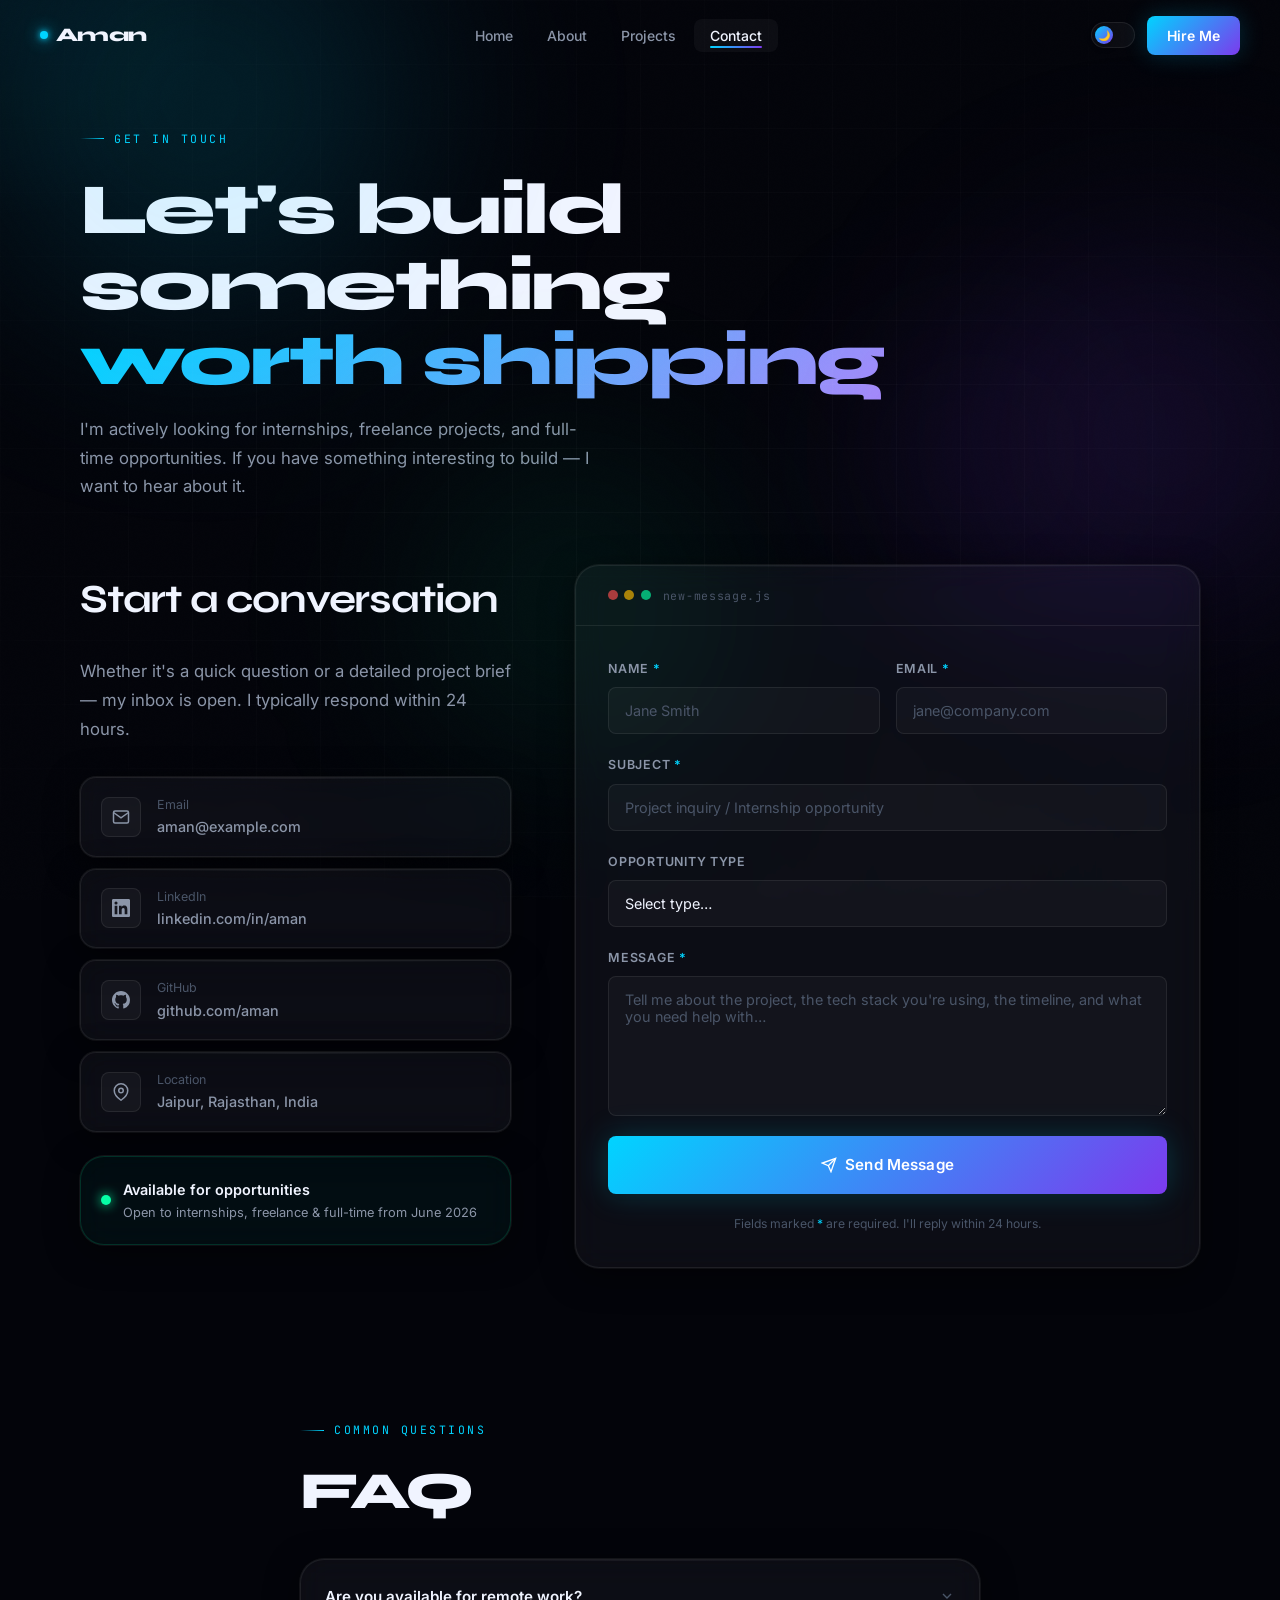
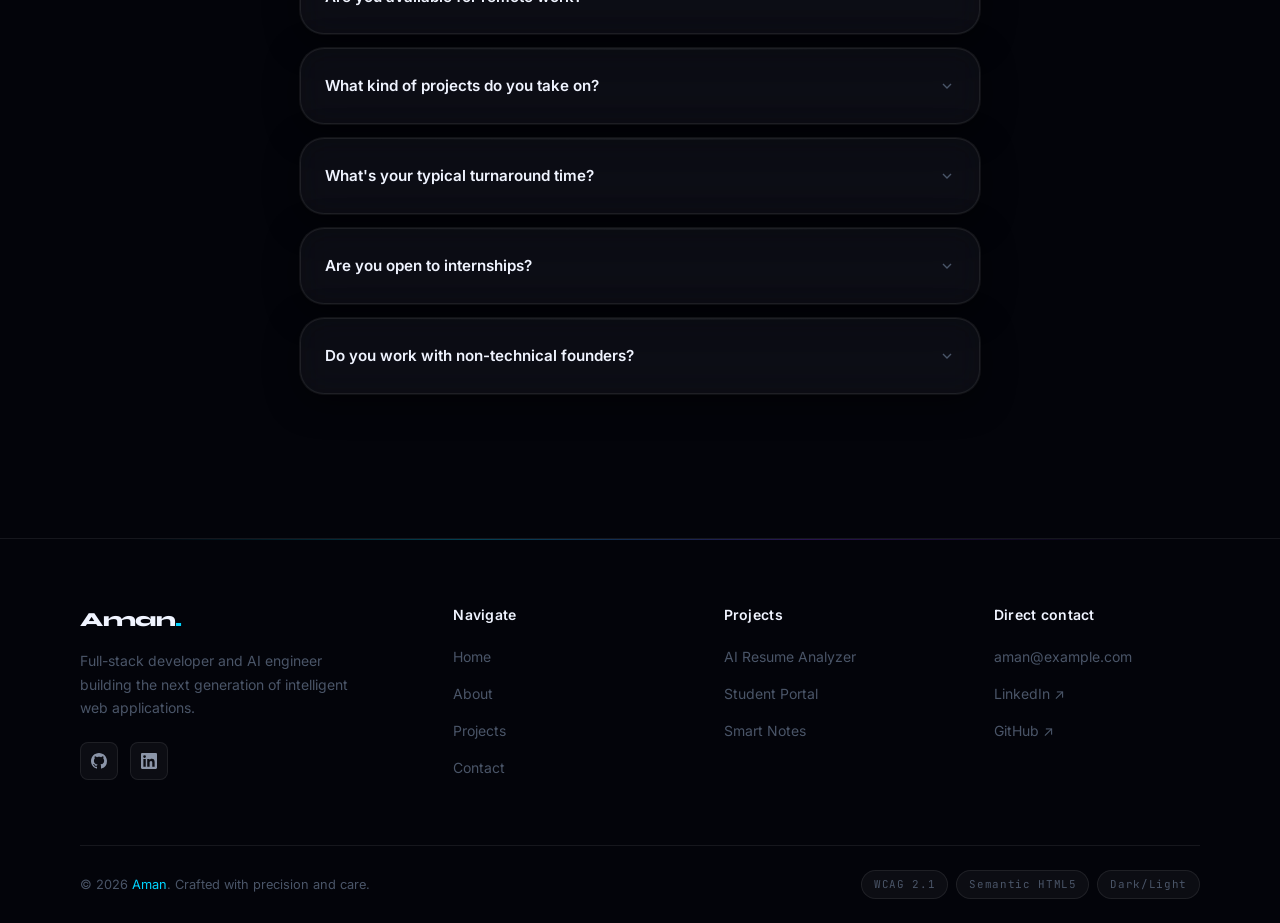
<file: contact.html>
<!DOCTYPE html>
<html lang="en" data-theme="dark">
<head>
  <meta charset="UTF-8" />
  <meta name="viewport" content="width=device-width, initial-scale=1.0" />
  <meta http-equiv="X-UA-Compatible" content="IE=edge" />

  <title>Contact — Aman | Let's Build Something</title>
  <meta name="description" content="Get in touch with Aman — full-stack developer and AI engineer. Available for internships, freelance projects, and full-time opportunities." />
  <meta name="author" content="Aman" />
  <meta name="robots" content="index, follow" />
  <meta name="theme-color" content="#03040a" />

  <meta property="og:type" content="website" />
  <meta property="og:url" content="https://aman.dev/contact.html" />
  <meta property="og:title" content="Contact Aman — Let's build something together" />
  <meta property="og:description" content="Available for internships, freelance work, and full-time opportunities." />
  <meta property="og:image" content="https://aman.dev/og-image.png" />
  <meta name="twitter:card" content="summary_large_image" />
  <meta name="twitter:title" content="Contact Aman" />
  <meta name="twitter:description" content="Available for internships, freelance, and full-time opportunities." />

  <link rel="canonical" href="https://aman.dev/contact.html" />

  <script type="application/ld+json">
  {
    "@context": "https://schema.org",
    "@type": "ContactPage",
    "name": "Contact Aman",
    "url": "https://aman.dev/contact.html",
    "description": "Get in touch with Aman for project collaborations and opportunities",
    "mainEntity": {
      "@type": "Person",
      "name": "Aman",
      "email": "aman@example.com",
      "url": "https://aman.dev"
    }
  }
  </script>

  <script>
    (function(){var t=localStorage.getItem('portfolio-theme')||'dark';document.documentElement.setAttribute('data-theme',t);})();
  </script>

  <link rel="preconnect" href="https://fonts.googleapis.com" />
  <link rel="preconnect" href="https://fonts.gstatic.com" crossorigin />
  <link href="https://fonts.googleapis.com/css2?family=Syne:wght@400;700;800&family=Inter:wght@400;500;600;700&family=JetBrains+Mono:wght@400;500&display=swap" rel="stylesheet" />
  <link rel="stylesheet" href="style.css" />
</head>
<body>

  <div id="scroll-progress" aria-hidden="true"></div>
  <a href="#main-content" class="skip-nav">Skip to main content</a>
  <div id="loading-screen" role="status" aria-label="Loading">
    <div class="loader-ring" aria-hidden="true"></div>
    <p class="loader-text">Loading</p>
    <div class="loader-bar" aria-hidden="true"><div class="loader-bar-fill"></div></div>
  </div>
  <div id="cursor-glow" aria-hidden="true"></div>
  <div class="aurora-bg" aria-hidden="true">
    <div class="aurora-orb aurora-orb-1"></div>
    <div class="aurora-orb aurora-orb-2"></div>
    <div class="aurora-orb aurora-orb-3"></div>
    <div class="aurora-orb aurora-orb-4"></div>
  </div>
  <div class="grid-overlay" aria-hidden="true"></div>

  <header role="banner">
    <nav class="nav" aria-label="Primary navigation">
      <a href="index.html" class="nav-brand" aria-label="Aman — Home">
        <span class="nav-brand-dot" aria-hidden="true"></span>Aman
      </a>
      <ul class="nav-links" role="list">
        <li><a href="index.html" class="nav-link">Home</a></li>
        <li><a href="about.html" class="nav-link">About</a></li>
        <li><a href="projects.html" class="nav-link">Projects</a></li>
        <li><a href="contact.html" class="nav-link" aria-current="page">Contact</a></li>
      </ul>
      <div class="nav-right">
        <button class="theme-toggle" aria-label="Switch to light mode" title="Toggle dark/light mode">
          <span class="theme-toggle-thumb" aria-hidden="true">🌙</span>
        </button>
        <a href="contact.html" class="nav-cta" aria-current="page">Hire Me</a>
        <button class="nav-toggle" aria-expanded="false" aria-controls="mobile-nav" aria-label="Toggle mobile menu">
          <span class="nav-toggle-bar" aria-hidden="true"></span>
          <span class="nav-toggle-bar" aria-hidden="true"></span>
          <span class="nav-toggle-bar" aria-hidden="true"></span>
        </button>
      </div>
    </nav>
    <nav class="nav-mobile" id="mobile-nav" aria-label="Mobile navigation">
      <ul role="list">
        <li><a href="index.html" class="nav-link">Home</a></li>
        <li><a href="about.html" class="nav-link">About</a></li>
        <li><a href="projects.html" class="nav-link">Projects</a></li>
        <li><a href="contact.html" class="nav-link" aria-current="page">Contact</a></li>
      </ul>
    </nav>
  </header>

  <main id="main-content">

    <!-- Page Header -->
    <section class="contact-hero" aria-label="Contact page header">
      <div class="container">
        <p class="section-label" aria-hidden="true">Get in touch</p>
        <h1 class="section-heading" style="font-size:clamp(2.5rem,6vw,4.5rem);">
          Let's build something<br /><span class="gradient-text">worth shipping</span>
        </h1>
        <p class="reveal reveal-delay-1" style="color:var(--text-secondary);max-width:520px;margin-top:1rem;font-size:1.05rem;">
          I'm actively looking for internships, freelance projects, and full-time opportunities.
          If you have something interesting to build — I want to hear about it.
        </p>
      </div>
    </section>

    <!-- ══ CONTACT GRID ═══════════════════════════════════════ -->
    <section class="section" style="padding-top:0;" aria-labelledby="contact-heading">
      <div class="container">
        <h2 id="contact-heading" class="sr-only">Contact form and information</h2>
        <div class="contact-wrap">

          <!-- Info column -->
          <aside class="contact-info reveal-left" aria-label="Contact information">
            <h2>Start a conversation</h2>
            <p>Whether it's a quick question or a detailed project brief — my inbox is open. I typically respond within 24 hours.</p>

            <nav class="contact-links" aria-label="Contact channels">
              <!-- Email -->
              <a href="mailto:aman@example.com"
                class="contact-link-item glass-card"
                style="padding:1rem 1.25rem;"
                aria-label="Send email to aman@example.com">
                <div class="contact-link-icon" aria-hidden="true">
                  <svg width="18" height="18" viewBox="0 0 24 24" fill="none" stroke="currentColor" stroke-width="2" aria-hidden="true">
                    <path d="M4 4h16c1.1 0 2 .9 2 2v12c0 1.1-.9 2-2 2H4c-1.1 0-2-.9-2-2V6c0-1.1.9-2 2-2z"/>
                    <polyline points="22,6 12,13 2,6"/>
                  </svg>
                </div>
                <div>
                  <div class="contact-link-label">Email</div>
                  <div class="contact-link-value">aman@example.com</div>
                </div>
              </a>

              <!-- LinkedIn -->
              <a href="https://linkedin.com/in/aman"
                target="_blank" rel="noopener noreferrer"
                class="contact-link-item glass-card"
                style="padding:1rem 1.25rem;"
                aria-label="Connect on LinkedIn — opens in new tab">
                <div class="contact-link-icon" aria-hidden="true">
                  <svg width="18" height="18" viewBox="0 0 24 24" fill="currentColor" aria-hidden="true">
                    <path d="M20.447 20.452h-3.554v-5.569c0-1.328-.027-3.037-1.852-3.037-1.853 0-2.136 1.445-2.136 2.939v5.667H9.351V9h3.414v1.561h.046c.477-.9 1.637-1.85 3.37-1.85 3.601 0 4.267 2.37 4.267 5.455v6.286zM5.337 7.433a2.062 2.062 0 01-2.063-2.065 2.064 2.064 0 112.063 2.065zm1.782 13.019H3.555V9h3.564v11.452zM22.225 0H1.771C.792 0 0 .774 0 1.729v20.542C0 23.227.792 24 1.771 24h20.451C23.2 24 24 23.227 24 22.271V1.729C24 .774 23.2 0 22.222 0h.003z"/>
                  </svg>
                </div>
                <div>
                  <div class="contact-link-label">LinkedIn</div>
                  <div class="contact-link-value">linkedin.com/in/aman</div>
                </div>
              </a>

              <!-- GitHub -->
              <a href="https://github.com/aman"
                target="_blank" rel="noopener noreferrer"
                class="contact-link-item glass-card"
                style="padding:1rem 1.25rem;"
                aria-label="View GitHub profile — opens in new tab">
                <div class="contact-link-icon" aria-hidden="true">
                  <svg width="18" height="18" viewBox="0 0 24 24" fill="currentColor" aria-hidden="true">
                    <path d="M12 0C5.37 0 0 5.37 0 12c0 5.31 3.435 9.795 8.205 11.385.6.105.825-.255.825-.57 0-.285-.015-1.23-.015-2.235-3.015.555-3.795-.735-4.035-1.41-.135-.345-.72-1.41-1.23-1.695-.42-.225-1.02-.78-.015-.795.945-.015 1.62.87 1.845 1.23 1.08 1.815 2.805 1.305 3.495.99.105-.78.42-1.305.765-1.605-2.67-.3-5.46-1.335-5.46-5.925 0-1.305.465-2.385 1.23-3.225-.12-.3-.54-1.53.12-3.18 0 0 1.005-.315 3.3 1.23.96-.27 1.98-.405 3-.405s2.04.135 3 .405c2.295-1.56 3.3-1.23 3.3-1.23.66 1.65.24 2.88.12 3.18.765.84 1.23 1.905 1.23 3.225 0 4.605-2.805 5.625-5.475 5.925.435.375.81 1.095.81 2.22 0 1.605-.015 2.895-.015 3.3 0 .315.225.69.825.57A12.02 12.02 0 0024 12c0-6.63-5.37-12-12-12z"/>
                  </svg>
                </div>
                <div>
                  <div class="contact-link-label">GitHub</div>
                  <div class="contact-link-value">github.com/aman</div>
                </div>
              </a>

              <!-- Location -->
              <div class="contact-link-item glass-card"
                style="padding:1rem 1.25rem;"
                aria-label="Location: Jaipur, Rajasthan, India">
                <div class="contact-link-icon" aria-hidden="true">
                  <svg width="18" height="18" viewBox="0 0 24 24" fill="none" stroke="currentColor" stroke-width="2" aria-hidden="true">
                    <path d="M21 10c0 7-9 13-9 13s-9-6-9-13a9 9 0 0118 0z"/>
                    <circle cx="12" cy="10" r="3"/>
                  </svg>
                </div>
                <div>
                  <div class="contact-link-label">Location</div>
                  <div class="contact-link-value">Jaipur, Rajasthan, India</div>
                </div>
              </div>
            </nav>

            <!-- Availability badge -->
            <div class="glass-card reveal reveal-delay-2"
              style="padding:1.25rem;background:rgba(6,255,165,0.04);border-color:rgba(6,255,165,0.15);"
              aria-label="Availability status: open to opportunities from June 2026">
              <div style="display:flex;align-items:center;gap:0.75rem;">
                <div aria-hidden="true"
                  style="width:10px;height:10px;border-radius:50%;background:var(--emerald);box-shadow:0 0 12px var(--emerald);flex-shrink:0;animation:pulse-dot 2s infinite;">
                </div>
                <div>
                  <p style="font-weight:600;font-size:0.9rem;color:var(--text-primary);">Available for opportunities</p>
                  <p style="font-size:0.8rem;color:var(--text-secondary);">Open to internships, freelance &amp; full-time from June 2026</p>
                </div>
              </div>
            </div>
          </aside>

          <!-- Contact Form -->
          <div class="glass-card reveal-right reveal-delay-1" style="overflow:hidden;">
            <!-- Terminal chrome bar -->
            <div style="padding:1.25rem 2rem;border-bottom:1px solid var(--glass-border);display:flex;align-items:center;gap:0.75rem;">
              <div aria-hidden="true" style="display:flex;gap:0.4rem;">
                <span style="width:10px;height:10px;border-radius:50%;background:rgba(255,80,80,0.65);display:block;"></span>
                <span style="width:10px;height:10px;border-radius:50%;background:rgba(255,190,0,0.65);display:block;"></span>
                <span style="width:10px;height:10px;border-radius:50%;background:rgba(6,255,165,0.65);display:block;"></span>
              </div>
              <span style="font-family:var(--font-mono);font-size:0.72rem;color:var(--text-muted);letter-spacing:0.06em;">
                new-message.js
              </span>
            </div>

            <form
              id="contact-form"
              class="contact-form"
              novalidate
              aria-label="Send a message to Aman"
            >
              <div class="form-row">
                <div class="form-group">
                  <label for="contact-name" class="form-label">
                    Name <span aria-hidden="true" style="color:var(--cyan);">*</span>
                  </label>
                  <input
                    type="text"
                    id="contact-name"
                    name="name"
                    class="form-input"
                    placeholder="Jane Smith"
                    required
                    autocomplete="name"
                    aria-required="true"
                    aria-describedby="name-hint"
                  />
                  <span id="name-hint" class="sr-only">Enter your full name</span>
                </div>
                <div class="form-group">
                  <label for="contact-email" class="form-label">
                    Email <span aria-hidden="true" style="color:var(--cyan);">*</span>
                  </label>
                  <input
                    type="email"
                    id="contact-email"
                    name="email"
                    class="form-input"
                    placeholder="jane@company.com"
                    required
                    autocomplete="email"
                    aria-required="true"
                    aria-describedby="email-hint"
                  />
                  <span id="email-hint" class="sr-only">Enter a valid email address</span>
                </div>
              </div>

              <div class="form-group">
                <label for="contact-subject" class="form-label">
                  Subject <span aria-hidden="true" style="color:var(--cyan);">*</span>
                </label>
                <input
                  type="text"
                  id="contact-subject"
                  name="subject"
                  class="form-input"
                  placeholder="Project inquiry / Internship opportunity"
                  required
                  aria-required="true"
                />
              </div>

              <div class="form-group">
                <label for="contact-type" class="form-label">Opportunity type</label>
                <select
                  id="contact-type"
                  name="type"
                  class="form-input"
                  style="cursor:pointer;"
                  aria-label="Select the type of opportunity"
                >
                  <option value="">Select type…</option>
                  <option value="internship">Internship</option>
                  <option value="freelance">Freelance project</option>
                  <option value="fulltime">Full-time role</option>
                  <option value="collab">Open-source collaboration</option>
                  <option value="other">Other</option>
                </select>
              </div>

              <div class="form-group">
                <label for="contact-message" class="form-label">
                  Message <span aria-hidden="true" style="color:var(--cyan);">*</span>
                </label>
                <textarea
                  id="contact-message"
                  name="message"
                  class="form-input"
                  placeholder="Tell me about the project, the tech stack you're using, the timeline, and what you need help with…"
                  required
                  rows="6"
                  aria-required="true"
                  aria-describedby="message-hint"
                ></textarea>
                <span id="message-hint" class="sr-only">Describe your project or inquiry in detail</span>
              </div>

              <!-- Status (shown after submit) -->
              <div
                id="form-status"
                class="form-status"
                role="status"
                aria-live="polite"
                aria-atomic="true"
                tabindex="-1"
              ></div>

              <button
                type="submit"
                class="btn btn-primary form-submit"
                aria-label="Send message">
                <svg width="16" height="16" viewBox="0 0 24 24" fill="none" stroke="currentColor" stroke-width="2" aria-hidden="true">
                  <line x1="22" y1="2" x2="11" y2="13"/>
                  <polygon points="22 2 15 22 11 13 2 9 22 2"/>
                </svg>
                Send Message
              </button>

              <p style="font-size:0.76rem;color:var(--text-muted);text-align:center;">
                Fields marked <span style="color:var(--cyan);">*</span> are required.
                I'll reply within 24 hours.
              </p>
            </form>
          </div>

        </div>
      </div>
    </section>

    <!-- ══ FAQ ═══════════════════════════════════════════════ -->
    <section class="section" style="padding-top:0;" aria-labelledby="faq-heading">
      <div class="container" style="max-width:760px;">
        <p class="section-label" aria-hidden="true">Common questions</p>
        <h2 id="faq-heading" class="section-heading reveal">FAQ</h2>

        <div class="faq-list reveal reveal-delay-1" role="list">

          <div class="faq-item glass-card" role="listitem">
            <button class="faq-question" aria-expanded="false" aria-controls="faq-1">
              <span>Are you available for remote work?</span>
              <svg class="faq-chevron" width="16" height="16" viewBox="0 0 24 24" fill="none" stroke="currentColor" stroke-width="2" aria-hidden="true"><path d="M6 9l6 6 6-6"/></svg>
            </button>
            <div id="faq-1" class="faq-answer" role="region" aria-hidden="true">
              Yes — 100%. I work entirely remotely and am comfortable with async communication across time zones. I'm based in Jaipur, India (IST, UTC+5:30).
            </div>
          </div>

          <div class="faq-item glass-card" role="listitem">
            <button class="faq-question" aria-expanded="false" aria-controls="faq-2">
              <span>What kind of projects do you take on?</span>
              <svg class="faq-chevron" width="16" height="16" viewBox="0 0 24 24" fill="none" stroke="currentColor" stroke-width="2" aria-hidden="true"><path d="M6 9l6 6 6-6"/></svg>
            </button>
            <div id="faq-2" class="faq-answer" role="region" aria-hidden="true">
              I focus on full-stack web applications, AI/ML integrations, Flask backends with REST APIs, and accessible frontend interfaces. I'm especially excited about products that use machine learning to solve real user problems.
            </div>
          </div>

          <div class="faq-item glass-card" role="listitem">
            <button class="faq-question" aria-expanded="false" aria-controls="faq-3">
              <span>What's your typical turnaround time?</span>
              <svg class="faq-chevron" width="16" height="16" viewBox="0 0 24 24" fill="none" stroke="currentColor" stroke-width="2" aria-hidden="true"><path d="M6 9l6 6 6-6"/></svg>
            </button>
            <div id="faq-3" class="faq-answer" role="region" aria-hidden="true">
              For a scoped MVP, typically 2–4 weeks. For larger systems, I provide a detailed timeline after the initial discovery call. I prefer to scope clearly before starting rather than rush and compromise quality.
            </div>
          </div>

          <div class="faq-item glass-card" role="listitem">
            <button class="faq-question" aria-expanded="false" aria-controls="faq-4">
              <span>Are you open to internships?</span>
              <svg class="faq-chevron" width="16" height="16" viewBox="0 0 24 24" fill="none" stroke="currentColor" stroke-width="2" aria-hidden="true"><path d="M6 9l6 6 6-6"/></svg>
            </button>
            <div id="faq-4" class="faq-answer" role="region" aria-hidden="true">
              Absolutely — this is a top priority for me right now. I'm looking for internships in software engineering, full-stack development, or ML engineering starting June 2026. Reach out and let's talk.
            </div>
          </div>

          <div class="faq-item glass-card" role="listitem">
            <button class="faq-question" aria-expanded="false" aria-controls="faq-5">
              <span>Do you work with non-technical founders?</span>
              <svg class="faq-chevron" width="16" height="16" viewBox="0 0 24 24" fill="none" stroke="currentColor" stroke-width="2" aria-hidden="true"><path d="M6 9l6 6 6-6"/></svg>
            </button>
            <div id="faq-5" class="faq-answer" role="region" aria-hidden="true">
              Yes, and I enjoy it. I'm good at translating business requirements into technical decisions, and I'll always explain trade-offs in plain terms rather than hiding behind jargon. Clear communication is part of the job.
            </div>
          </div>

        </div>
      </div>
    </section>

  </main>

  <footer class="footer" role="contentinfo">
    <div class="container">
      <div class="footer-grid">
        <div>
          <p class="footer-brand-name">Aman<span style="color:var(--cyan)">.</span></p>
          <p class="footer-brand-desc">Full-stack developer and AI engineer building the next generation of intelligent web applications.</p>
          <nav class="footer-social" aria-label="Social media links">
            <a href="#" class="social-btn" aria-label="GitHub"><svg width="16" height="16" viewBox="0 0 24 24" fill="currentColor" aria-hidden="true"><path d="M12 0C5.37 0 0 5.37 0 12c0 5.31 3.435 9.795 8.205 11.385.6.105.825-.255.825-.57 0-.285-.015-1.23-.015-2.235-3.015.555-3.795-.735-4.035-1.41-.135-.345-.72-1.41-1.23-1.695-.42-.225-1.02-.78-.015-.795.945-.015 1.62.87 1.845 1.23 1.08 1.815 2.805 1.305 3.495.99.105-.78.42-1.305.765-1.605-2.67-.3-5.46-1.335-5.46-5.925 0-1.305.465-2.385 1.23-3.225-.12-.3-.54-1.53.12-3.18 0 0 1.005-.315 3.3 1.23.96-.27 1.98-.405 3-.405s2.04.135 3 .405c2.295-1.56 3.3-1.23 3.3-1.23.66 1.65.24 2.88.12 3.18.765.84 1.23 1.905 1.23 3.225 0 4.605-2.805 5.625-5.475 5.925.435.375.81 1.095.81 2.22 0 1.605-.015 2.895-.015 3.3 0 .315.225.69.825.57A12.02 12.02 0 0024 12c0-6.63-5.37-12-12-12z"/></svg></a>
            <a href="#" class="social-btn" aria-label="LinkedIn"><svg width="16" height="16" viewBox="0 0 24 24" fill="currentColor" aria-hidden="true"><path d="M20.447 20.452h-3.554v-5.569c0-1.328-.027-3.037-1.852-3.037-1.853 0-2.136 1.445-2.136 2.939v5.667H9.351V9h3.414v1.561h.046c.477-.9 1.637-1.85 3.37-1.85 3.601 0 4.267 2.37 4.267 5.455v6.286zM5.337 7.433a2.062 2.062 0 01-2.063-2.065 2.064 2.064 0 112.063 2.065zm1.782 13.019H3.555V9h3.564v11.452zM22.225 0H1.771C.792 0 0 .774 0 1.729v20.542C0 23.227.792 24 1.771 24h20.451C23.2 24 24 23.227 24 22.271V1.729C24 .774 23.2 0 22.222 0h.003z"/></svg></a>
          </nav>
        </div>
        <div>
          <p class="footer-col-title">Navigate</p>
          <ul class="footer-links" role="list">
            <li><a href="index.html" class="footer-link">Home</a></li>
            <li><a href="about.html" class="footer-link">About</a></li>
            <li><a href="projects.html" class="footer-link">Projects</a></li>
            <li><a href="contact.html" class="footer-link" aria-current="page">Contact</a></li>
          </ul>
        </div>
        <div>
          <p class="footer-col-title">Projects</p>
          <ul class="footer-links" role="list">
            <li><a href="projects.html" class="footer-link">AI Resume Analyzer</a></li>
            <li><a href="projects.html" class="footer-link">Student Portal</a></li>
            <li><a href="projects.html" class="footer-link">Smart Notes</a></li>
          </ul>
        </div>
        <div>
          <p class="footer-col-title">Direct contact</p>
          <ul class="footer-links" role="list">
            <li><a href="mailto:aman@example.com" class="footer-link">aman@example.com</a></li>
            <li><a href="https://linkedin.com/in/aman" target="_blank" rel="noopener noreferrer" class="footer-link">LinkedIn ↗</a></li>
            <li><a href="https://github.com/aman" target="_blank" rel="noopener noreferrer" class="footer-link">GitHub ↗</a></li>
          </ul>
        </div>
      </div>
      <div class="footer-bottom">
        <p class="footer-copy">© 2026 <span>Aman</span>. Crafted with precision and care.</p>
        <div class="footer-badges" aria-label="Site attributes">
          <span class="footer-badge">WCAG 2.1</span>
          <span class="footer-badge">Semantic HTML5</span>
          <span class="footer-badge">Dark/Light</span>
        </div>
      </div>
    </div>
  </footer>

  <script src="script.js"></script>
</body>
</html>
</file>
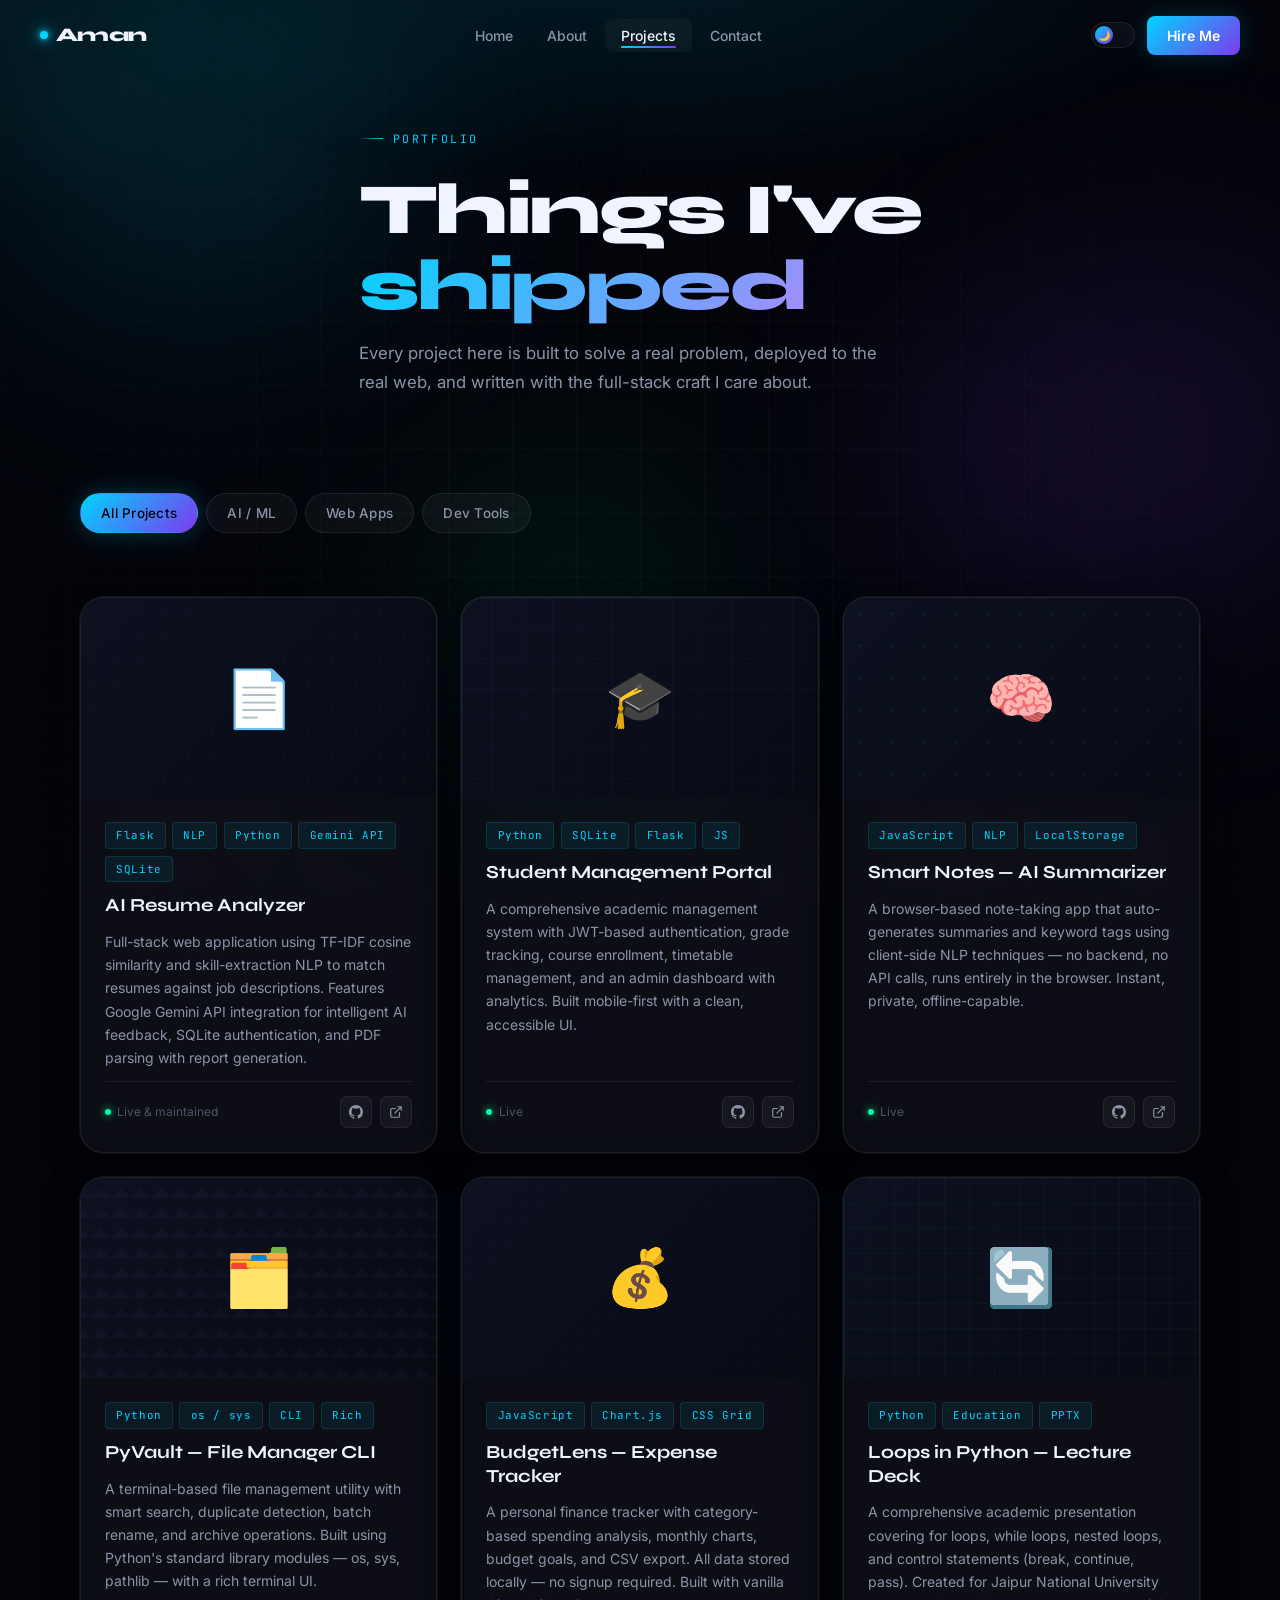
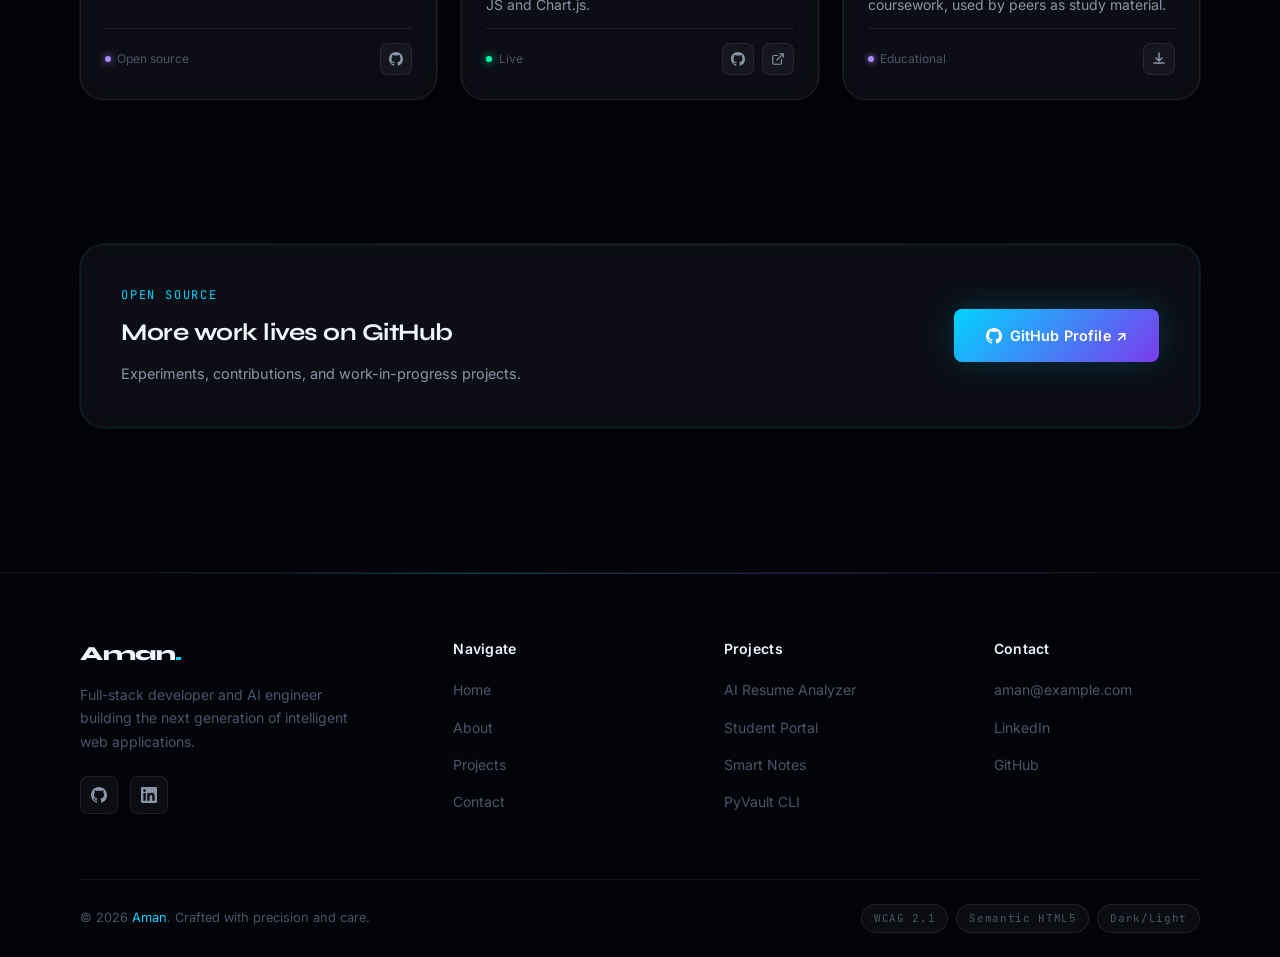
<file: projects.html>
<!DOCTYPE html>
<html lang="en" data-theme="dark">
<head>
  <meta charset="UTF-8" />
  <meta name="viewport" content="width=device-width, initial-scale=1.0" />
  <meta http-equiv="X-UA-Compatible" content="IE=edge" />

  <title>Projects — Aman | Full-Stack Developer &amp; AI Engineer</title>
  <meta name="description" content="Explore Aman's portfolio of full-stack web applications, AI tools, and developer projects built with Python, Flask, React, and machine learning." />
  <meta name="author" content="Aman" />
  <meta name="robots" content="index, follow" />
  <meta name="theme-color" content="#03040a" />

  <meta property="og:type" content="website" />
  <meta property="og:url" content="https://aman.dev/projects.html" />
  <meta property="og:title" content="Projects — Aman" />
  <meta property="og:description" content="Full-stack web apps, AI tools, and developer projects." />
  <meta property="og:image" content="https://aman.dev/og-image.png" />
  <meta name="twitter:card" content="summary_large_image" />
  <meta name="twitter:title" content="Projects — Aman" />

  <link rel="canonical" href="https://aman.dev/projects.html" />

  <script type="application/ld+json">
  {
    "@context": "https://schema.org",
    "@type": "CollectionPage",
    "name": "Projects — Aman",
    "url": "https://aman.dev/projects.html",
    "description": "Full-stack web apps and AI tools built by Aman",
    "author": { "@type": "Person", "name": "Aman" }
  }
  </script>

  <script>
    (function(){var t=localStorage.getItem('portfolio-theme')||'dark';document.documentElement.setAttribute('data-theme',t);})();
  </script>

  <link rel="preconnect" href="https://fonts.googleapis.com" />
  <link rel="preconnect" href="https://fonts.gstatic.com" crossorigin />
  <link href="https://fonts.googleapis.com/css2?family=Syne:wght@400;700;800&family=Inter:wght@400;500;600;700&family=JetBrains+Mono:wght@400;500&display=swap" rel="stylesheet" />
  <link rel="stylesheet" href="style.css" />
</head>
<body>

  <div id="scroll-progress" aria-hidden="true"></div>
  <a href="#main-content" class="skip-nav">Skip to main content</a>
  <div id="loading-screen" role="status" aria-label="Loading">
    <div class="loader-ring" aria-hidden="true"></div>
    <p class="loader-text">Loading</p>
    <div class="loader-bar" aria-hidden="true"><div class="loader-bar-fill"></div></div>
  </div>
  <div id="cursor-glow" aria-hidden="true"></div>
  <div class="aurora-bg" aria-hidden="true">
    <div class="aurora-orb aurora-orb-1"></div>
    <div class="aurora-orb aurora-orb-2"></div>
    <div class="aurora-orb aurora-orb-3"></div>
    <div class="aurora-orb aurora-orb-4"></div>
  </div>
  <div class="grid-overlay" aria-hidden="true"></div>

  <header role="banner">
    <nav class="nav" aria-label="Primary navigation">
      <a href="index.html" class="nav-brand" aria-label="Aman — Home">
        <span class="nav-brand-dot" aria-hidden="true"></span>Aman
      </a>
      <ul class="nav-links" role="list">
        <li><a href="index.html" class="nav-link">Home</a></li>
        <li><a href="about.html" class="nav-link">About</a></li>
        <li><a href="projects.html" class="nav-link" aria-current="page">Projects</a></li>
        <li><a href="contact.html" class="nav-link">Contact</a></li>
      </ul>
      <div class="nav-right">
        <button class="theme-toggle" aria-label="Switch to light mode" title="Toggle dark/light mode">
          <span class="theme-toggle-thumb" aria-hidden="true">🌙</span>
        </button>
        <a href="contact.html" class="nav-cta">Hire Me</a>
        <button class="nav-toggle" aria-expanded="false" aria-controls="mobile-nav" aria-label="Toggle mobile menu">
          <span class="nav-toggle-bar" aria-hidden="true"></span>
          <span class="nav-toggle-bar" aria-hidden="true"></span>
          <span class="nav-toggle-bar" aria-hidden="true"></span>
        </button>
      </div>
    </nav>
    <nav class="nav-mobile" id="mobile-nav" aria-label="Mobile navigation">
      <ul role="list">
        <li><a href="index.html" class="nav-link">Home</a></li>
        <li><a href="about.html" class="nav-link">About</a></li>
        <li><a href="projects.html" class="nav-link" aria-current="page">Projects</a></li>
        <li><a href="contact.html" class="nav-link">Contact</a></li>
      </ul>
      <a href="contact.html" class="btn btn-primary" style="margin-top:1.5rem;">Hire Me</a>
    </nav>
  </header>

  <main id="main-content">

    <!-- Page Header -->
    <header class="page-header" aria-label="Projects page header">
      <div class="page-header-bg" aria-hidden="true"></div>
      <div class="container page-header-content">
        <p class="section-label">Portfolio</p>
        <h1 class="section-heading" style="font-size:clamp(2.5rem,6vw,4.5rem);">
          Things I've<br /><span class="gradient-text">shipped</span>
        </h1>
        <p class="reveal reveal-delay-1" style="color:var(--text-secondary);max-width:520px;margin-top:1rem;font-size:1.05rem;">
          Every project here is built to solve a real problem, deployed to the real web, and written with the full-stack craft I care about.
        </p>
      </div>
    </header>

    <!-- ══ PROJECTS GRID ══════════════════════════════════════ -->
    <section class="section" style="padding-top:2rem;" aria-labelledby="projects-heading">
      <div class="container">
        <h2 id="projects-heading" class="sr-only">All Projects</h2>

        <!-- Filter Controls -->
        <div class="projects-filter reveal" role="group" aria-label="Filter projects by category">
          <button class="filter-btn" data-filter="all" aria-pressed="true">All Projects</button>
          <button class="filter-btn" data-filter="ai" aria-pressed="false">AI / ML</button>
          <button class="filter-btn" data-filter="web" aria-pressed="false">Web Apps</button>
          <button class="filter-btn" data-filter="tool" aria-pressed="false">Dev Tools</button>
        </div>

        <!-- Projects Grid -->
        <div class="projects-grid" id="projects-grid">

          <!-- 1 — AI Resume Analyzer -->
          <article class="project-card glass-card reveal-left reveal-delay-1"
            data-tilt data-category="ai"
            aria-label="AI Resume Analyzer — AI and ML project">
            <div class="project-card-visual">
              <div class="project-card-pattern"
                style="background-image:radial-gradient(rgba(0,212,255,0.2) 1px,transparent 1px);background-size:24px 24px;">
              </div>
              <div class="project-emoji" aria-hidden="true">📄</div>
              <div class="project-overlay" aria-hidden="true">
                <a href="#" class="project-overlay-btn primary" tabindex="-1">Details</a>
                <a href="https://github.com/aman" target="_blank" rel="noopener noreferrer"
                  class="project-overlay-btn" tabindex="-1">GitHub ↗</a>
              </div>
            </div>
            <div class="project-body">
              <div class="project-tags" aria-label="Technologies: Flask, NLP, Python, Gemini API, SQLite">
                <span class="project-tag">Flask</span>
                <span class="project-tag">NLP</span>
                <span class="project-tag">Python</span>
                <span class="project-tag">Gemini API</span>
                <span class="project-tag">SQLite</span>
              </div>
              <h2 class="project-title">AI Resume Analyzer</h2>
              <p class="project-desc">Full-stack web application using TF-IDF cosine similarity and skill-extraction NLP to match resumes against job descriptions. Features Google Gemini API integration for intelligent AI feedback, SQLite authentication, and PDF parsing with report generation.</p>
              <div class="project-footer">
                <span class="project-status">
                  <span class="project-status-dot" aria-hidden="true"></span>
                  Live &amp; maintained
                </span>
                <div class="project-links">
                  <a href="https://github.com/aman" target="_blank" rel="noopener noreferrer"
                    class="project-icon-btn" aria-label="View AI Resume Analyzer source on GitHub">
                    <svg width="14" height="14" viewBox="0 0 24 24" fill="currentColor" aria-hidden="true"><path d="M12 0C5.37 0 0 5.37 0 12c0 5.31 3.435 9.795 8.205 11.385.6.105.825-.255.825-.57 0-.285-.015-1.23-.015-2.235-3.015.555-3.795-.735-4.035-1.41-.135-.345-.72-1.41-1.23-1.695-.42-.225-1.02-.78-.015-.795.945-.015 1.62.87 1.845 1.23 1.08 1.815 2.805 1.305 3.495.99.105-.78.42-1.305.765-1.605-2.67-.3-5.46-1.335-5.46-5.925 0-1.305.465-2.385 1.23-3.225-.12-.3-.54-1.53.12-3.18 0 0 1.005-.315 3.3 1.23.96-.27 1.98-.405 3-.405s2.04.135 3 .405c2.295-1.56 3.3-1.23 3.3-1.23.66 1.65.24 2.88.12 3.18.765.84 1.23 1.905 1.23 3.225 0 4.605-2.805 5.625-5.475 5.925.435.375.81 1.095.81 2.22 0 1.605-.015 2.895-.015 3.3 0 .315.225.69.825.57A12.02 12.02 0 0024 12c0-6.63-5.37-12-12-12z"/></svg>
                  </a>
                  <a href="#" class="project-icon-btn" aria-label="Open live demo of AI Resume Analyzer">
                    <svg width="14" height="14" viewBox="0 0 24 24" fill="none" stroke="currentColor" stroke-width="2" aria-hidden="true"><path d="M18 13v6a2 2 0 01-2 2H5a2 2 0 01-2-2V8a2 2 0 012-2h6M15 3h6v6M10 14L21 3" stroke-linecap="round" stroke-linejoin="round"/></svg>
                  </a>
                </div>
              </div>
            </div>
          </article>

          <!-- 2 — Student Management Portal -->
          <article class="project-card glass-card reveal reveal-delay-2"
            data-tilt data-category="web"
            aria-label="Student Management Portal — web application">
            <div class="project-card-visual">
              <div class="project-card-pattern"
                style="background-image:linear-gradient(rgba(124,58,237,0.15) 1px,transparent 1px),linear-gradient(90deg,rgba(124,58,237,0.15) 1px,transparent 1px);background-size:30px 30px;">
              </div>
              <div class="project-emoji" aria-hidden="true">🎓</div>
              <div class="project-overlay" aria-hidden="true">
                <a href="#" class="project-overlay-btn primary" tabindex="-1">Details</a>
                <a href="https://github.com/aman" target="_blank" rel="noopener noreferrer"
                  class="project-overlay-btn" tabindex="-1">GitHub ↗</a>
              </div>
            </div>
            <div class="project-body">
              <div class="project-tags" aria-label="Technologies: Python, SQLite, Flask, HTML CSS, JavaScript">
                <span class="project-tag">Python</span>
                <span class="project-tag">SQLite</span>
                <span class="project-tag">Flask</span>
                <span class="project-tag">JS</span>
              </div>
              <h2 class="project-title">Student Management Portal</h2>
              <p class="project-desc">A comprehensive academic management system with JWT-based authentication, grade tracking, course enrollment, timetable management, and an admin dashboard with analytics. Built mobile-first with a clean, accessible UI.</p>
              <div class="project-footer">
                <span class="project-status">
                  <span class="project-status-dot" aria-hidden="true"></span>
                  Live
                </span>
                <div class="project-links">
                  <a href="https://github.com/aman" target="_blank" rel="noopener noreferrer"
                    class="project-icon-btn" aria-label="View Student Portal on GitHub">
                    <svg width="14" height="14" viewBox="0 0 24 24" fill="currentColor" aria-hidden="true"><path d="M12 0C5.37 0 0 5.37 0 12c0 5.31 3.435 9.795 8.205 11.385.6.105.825-.255.825-.57 0-.285-.015-1.23-.015-2.235-3.015.555-3.795-.735-4.035-1.41-.135-.345-.72-1.41-1.23-1.695-.42-.225-1.02-.78-.015-.795.945-.015 1.62.87 1.845 1.23 1.08 1.815 2.805 1.305 3.495.99.105-.78.42-1.305.765-1.605-2.67-.3-5.46-1.335-5.46-5.925 0-1.305.465-2.385 1.23-3.225-.12-.3-.54-1.53.12-3.18 0 0 1.005-.315 3.3 1.23.96-.27 1.98-.405 3-.405s2.04.135 3 .405c2.295-1.56 3.3-1.23 3.3-1.23.66 1.65.24 2.88.12 3.18.765.84 1.23 1.905 1.23 3.225 0 4.605-2.805 5.625-5.475 5.925.435.375.81 1.095.81 2.22 0 1.605-.015 2.895-.015 3.3 0 .315.225.69.825.57A12.02 12.02 0 0024 12c0-6.63-5.37-12-12-12z"/></svg>
                  </a>
                  <a href="#" class="project-icon-btn" aria-label="Open live demo of Student Portal">
                    <svg width="14" height="14" viewBox="0 0 24 24" fill="none" stroke="currentColor" stroke-width="2" aria-hidden="true"><path d="M18 13v6a2 2 0 01-2 2H5a2 2 0 01-2-2V8a2 2 0 012-2h6M15 3h6v6M10 14L21 3" stroke-linecap="round" stroke-linejoin="round"/></svg>
                  </a>
                </div>
              </div>
            </div>
          </article>

          <!-- 3 — Smart Notes AI Summarizer -->
          <article class="project-card glass-card reveal-right reveal-delay-3"
            data-tilt data-category="ai"
            aria-label="Smart Notes AI Summarizer — AI tool">
            <div class="project-card-visual">
              <div class="project-card-pattern"
                style="background-image:radial-gradient(rgba(6,255,165,0.15) 2px,transparent 2px);background-size:32px 32px;">
              </div>
              <div class="project-emoji" aria-hidden="true">🧠</div>
              <div class="project-overlay" aria-hidden="true">
                <a href="#" class="project-overlay-btn primary" tabindex="-1">Details</a>
                <a href="https://github.com/aman" target="_blank" rel="noopener noreferrer"
                  class="project-overlay-btn" tabindex="-1">GitHub ↗</a>
              </div>
            </div>
            <div class="project-body">
              <div class="project-tags" aria-label="Technologies: JavaScript, NLP, LocalStorage, HTML CSS">
                <span class="project-tag">JavaScript</span>
                <span class="project-tag">NLP</span>
                <span class="project-tag">LocalStorage</span>
              </div>
              <h2 class="project-title">Smart Notes — AI Summarizer</h2>
              <p class="project-desc">A browser-based note-taking app that auto-generates summaries and keyword tags using client-side NLP techniques — no backend, no API calls, runs entirely in the browser. Instant, private, offline-capable.</p>
              <div class="project-footer">
                <span class="project-status">
                  <span class="project-status-dot" aria-hidden="true"></span>
                  Live
                </span>
                <div class="project-links">
                  <a href="https://github.com/aman" target="_blank" rel="noopener noreferrer"
                    class="project-icon-btn" aria-label="View Smart Notes on GitHub">
                    <svg width="14" height="14" viewBox="0 0 24 24" fill="currentColor" aria-hidden="true"><path d="M12 0C5.37 0 0 5.37 0 12c0 5.31 3.435 9.795 8.205 11.385.6.105.825-.255.825-.57 0-.285-.015-1.23-.015-2.235-3.015.555-3.795-.735-4.035-1.41-.135-.345-.72-1.41-1.23-1.695-.42-.225-1.02-.78-.015-.795.945-.015 1.62.87 1.845 1.23 1.08 1.815 2.805 1.305 3.495.99.105-.78.42-1.305.765-1.605-2.67-.3-5.46-1.335-5.46-5.925 0-1.305.465-2.385 1.23-3.225-.12-.3-.54-1.53.12-3.18 0 0 1.005-.315 3.3 1.23.96-.27 1.98-.405 3-.405s2.04.135 3 .405c2.295-1.56 3.3-1.23 3.3-1.23.66 1.65.24 2.88.12 3.18.765.84 1.23 1.905 1.23 3.225 0 4.605-2.805 5.625-5.475 5.925.435.375.81 1.095.81 2.22 0 1.605-.015 2.895-.015 3.3 0 .315.225.69.825.57A12.02 12.02 0 0024 12c0-6.63-5.37-12-12-12z"/></svg>
                  </a>
                  <a href="#" class="project-icon-btn" aria-label="Open live demo of Smart Notes">
                    <svg width="14" height="14" viewBox="0 0 24 24" fill="none" stroke="currentColor" stroke-width="2" aria-hidden="true"><path d="M18 13v6a2 2 0 01-2 2H5a2 2 0 01-2-2V8a2 2 0 012-2h6M15 3h6v6M10 14L21 3" stroke-linecap="round" stroke-linejoin="round"/></svg>
                  </a>
                </div>
              </div>
            </div>
          </article>

          <!-- 4 — PyVault CLI -->
          <article class="project-card glass-card reveal-left reveal-delay-1"
            data-tilt data-category="tool"
            aria-label="PyVault File Manager CLI — developer tool">
            <div class="project-card-visual">
              <div class="project-card-pattern"
                style="background-image:linear-gradient(45deg,rgba(167,139,250,0.1) 25%,transparent 25%),linear-gradient(-45deg,rgba(167,139,250,0.1) 25%,transparent 25%);background-size:20px 20px;">
              </div>
              <div class="project-emoji" aria-hidden="true">🗂️</div>
              <div class="project-overlay" aria-hidden="true">
                <a href="#" class="project-overlay-btn primary" tabindex="-1">Details</a>
                <a href="https://github.com/aman" target="_blank" rel="noopener noreferrer"
                  class="project-overlay-btn" tabindex="-1">GitHub ↗</a>
              </div>
            </div>
            <div class="project-body">
              <div class="project-tags" aria-label="Technologies: Python, os sys module, CLI, Rich">
                <span class="project-tag">Python</span>
                <span class="project-tag">os / sys</span>
                <span class="project-tag">CLI</span>
                <span class="project-tag">Rich</span>
              </div>
              <h2 class="project-title">PyVault — File Manager CLI</h2>
              <p class="project-desc">A terminal-based file management utility with smart search, duplicate detection, batch rename, and archive operations. Built using Python's standard library modules — os, sys, pathlib — with a rich terminal UI.</p>
              <div class="project-footer">
                <span class="project-status">
                  <span class="project-status-dot" aria-hidden="true"
                    style="background:var(--violet-light);box-shadow:0 0 8px var(--violet-light);">
                  </span>
                  Open source
                </span>
                <div class="project-links">
                  <a href="https://github.com/aman" target="_blank" rel="noopener noreferrer"
                    class="project-icon-btn" aria-label="View PyVault on GitHub">
                    <svg width="14" height="14" viewBox="0 0 24 24" fill="currentColor" aria-hidden="true"><path d="M12 0C5.37 0 0 5.37 0 12c0 5.31 3.435 9.795 8.205 11.385.6.105.825-.255.825-.57 0-.285-.015-1.23-.015-2.235-3.015.555-3.795-.735-4.035-1.41-.135-.345-.72-1.41-1.23-1.695-.42-.225-1.02-.78-.015-.795.945-.015 1.62.87 1.845 1.23 1.08 1.815 2.805 1.305 3.495.99.105-.78.42-1.305.765-1.605-2.67-.3-5.46-1.335-5.46-5.925 0-1.305.465-2.385 1.23-3.225-.12-.3-.54-1.53.12-3.18 0 0 1.005-.315 3.3 1.23.96-.27 1.98-.405 3-.405s2.04.135 3 .405c2.295-1.56 3.3-1.23 3.3-1.23.66 1.65.24 2.88.12 3.18.765.84 1.23 1.905 1.23 3.225 0 4.605-2.805 5.625-5.475 5.925.435.375.81 1.095.81 2.22 0 1.605-.015 2.895-.015 3.3 0 .315.225.69.825.57A12.02 12.02 0 0024 12c0-6.63-5.37-12-12-12z"/></svg>
                  </a>
                </div>
              </div>
            </div>
          </article>

          <!-- 5 — BudgetLens -->
          <article class="project-card glass-card reveal reveal-delay-2"
            data-tilt data-category="web"
            aria-label="BudgetLens Expense Tracker — web application">
            <div class="project-card-visual">
              <div class="project-card-pattern"
                style="background-image:radial-gradient(rgba(0,212,255,0.12) 1px,transparent 1px);background-size:18px 18px;">
              </div>
              <div class="project-emoji" aria-hidden="true">💰</div>
              <div class="project-overlay" aria-hidden="true">
                <a href="#" class="project-overlay-btn primary" tabindex="-1">Details</a>
                <a href="https://github.com/aman" target="_blank" rel="noopener noreferrer"
                  class="project-overlay-btn" tabindex="-1">GitHub ↗</a>
              </div>
            </div>
            <div class="project-body">
              <div class="project-tags" aria-label="Technologies: JavaScript, Chart.js, CSS Grid">
                <span class="project-tag">JavaScript</span>
                <span class="project-tag">Chart.js</span>
                <span class="project-tag">CSS Grid</span>
              </div>
              <h2 class="project-title">BudgetLens — Expense Tracker</h2>
              <p class="project-desc">A personal finance tracker with category-based spending analysis, monthly charts, budget goals, and CSV export. All data stored locally — no signup required. Built with vanilla JS and Chart.js.</p>
              <div class="project-footer">
                <span class="project-status">
                  <span class="project-status-dot" aria-hidden="true"></span>
                  Live
                </span>
                <div class="project-links">
                  <a href="https://github.com/aman" target="_blank" rel="noopener noreferrer"
                    class="project-icon-btn" aria-label="View BudgetLens on GitHub">
                    <svg width="14" height="14" viewBox="0 0 24 24" fill="currentColor" aria-hidden="true"><path d="M12 0C5.37 0 0 5.37 0 12c0 5.31 3.435 9.795 8.205 11.385.6.105.825-.255.825-.57 0-.285-.015-1.23-.015-2.235-3.015.555-3.795-.735-4.035-1.41-.135-.345-.72-1.41-1.23-1.695-.42-.225-1.02-.78-.015-.795.945-.015 1.62.87 1.845 1.23 1.08 1.815 2.805 1.305 3.495.99.105-.78.42-1.305.765-1.605-2.67-.3-5.46-1.335-5.46-5.925 0-1.305.465-2.385 1.23-3.225-.12-.3-.54-1.53.12-3.18 0 0 1.005-.315 3.3 1.23.96-.27 1.98-.405 3-.405s2.04.135 3 .405c2.295-1.56 3.3-1.23 3.3-1.23.66 1.65.24 2.88.12 3.18.765.84 1.23 1.905 1.23 3.225 0 4.605-2.805 5.625-5.475 5.925.435.375.81 1.095.81 2.22 0 1.605-.015 2.895-.015 3.3 0 .315.225.69.825.57A12.02 12.02 0 0024 12c0-6.63-5.37-12-12-12z"/></svg>
                  </a>
                  <a href="#" class="project-icon-btn" aria-label="Open live demo of BudgetLens">
                    <svg width="14" height="14" viewBox="0 0 24 24" fill="none" stroke="currentColor" stroke-width="2" aria-hidden="true"><path d="M18 13v6a2 2 0 01-2 2H5a2 2 0 01-2-2V8a2 2 0 012-2h6M15 3h6v6M10 14L21 3" stroke-linecap="round" stroke-linejoin="round"/></svg>
                  </a>
                </div>
              </div>
            </div>
          </article>

          <!-- 6 — Loops in Python Lecture Deck -->
          <article class="project-card glass-card reveal-right reveal-delay-3"
            data-tilt data-category="tool"
            aria-label="Loops in Python educational presentation — educational tool">
            <div class="project-card-visual">
              <div class="project-card-pattern"
                style="background-image:linear-gradient(rgba(6,255,165,0.1) 1px,transparent 1px),linear-gradient(90deg,rgba(6,255,165,0.1) 1px,transparent 1px);background-size:25px 25px;">
              </div>
              <div class="project-emoji" aria-hidden="true">🔄</div>
              <div class="project-overlay" aria-hidden="true">
                <a href="#" class="project-overlay-btn primary" tabindex="-1">View Slides</a>
              </div>
            </div>
            <div class="project-body">
              <div class="project-tags" aria-label="Technologies: Python, PowerPoint, Education">
                <span class="project-tag">Python</span>
                <span class="project-tag">Education</span>
                <span class="project-tag">PPTX</span>
              </div>
              <h2 class="project-title">Loops in Python — Lecture Deck</h2>
              <p class="project-desc">A comprehensive academic presentation covering for loops, while loops, nested loops, and control statements (break, continue, pass). Created for Jaipur National University coursework, used by peers as study material.</p>
              <div class="project-footer">
                <span class="project-status">
                  <span class="project-status-dot" aria-hidden="true"
                    style="background:var(--violet-light);box-shadow:0 0 6px var(--violet-light);">
                  </span>
                  Educational
                </span>
                <div class="project-links">
                  <a href="#" class="project-icon-btn" aria-label="Download Loops presentation">
                    <svg width="14" height="14" viewBox="0 0 14 14" fill="none" aria-hidden="true">
                      <path d="M7 1v8M4 6l3 3 3-3M2 11h10" stroke="currentColor" stroke-width="1.5" stroke-linecap="round" stroke-linejoin="round"/>
                    </svg>
                  </a>
                </div>
              </div>
            </div>
          </article>

        </div><!-- /projects-grid -->
      </div>
    </section>

    <!-- ══ GITHUB CTA ═════════════════════════════════════════ -->
    <section class="section" style="padding-top:0;" aria-label="GitHub call to action">
      <div class="container">
        <div class="glass-card reveal"
          style="padding:2.5rem;display:flex;align-items:center;justify-content:space-between;flex-wrap:wrap;gap:1.5rem;border-color:rgba(0,212,255,0.1);">
          <div>
            <p style="font-family:var(--font-mono);font-size:0.75rem;letter-spacing:0.15em;text-transform:uppercase;color:var(--cyan);margin-bottom:0.5rem;">
              Open source
            </p>
            <h2 style="font-family:var(--font-display);font-size:1.5rem;font-weight:700;letter-spacing:-0.02em;">
              More work lives on GitHub
            </h2>
            <p style="color:var(--text-secondary);margin-top:0.5rem;font-size:0.9rem;">
              Experiments, contributions, and work-in-progress projects.
            </p>
          </div>
          <a href="https://github.com/aman" target="_blank" rel="noopener noreferrer"
            class="btn btn-primary"
            aria-label="View all projects on GitHub — opens in new tab">
            <svg width="16" height="16" viewBox="0 0 24 24" fill="currentColor" aria-hidden="true"><path d="M12 0C5.37 0 0 5.37 0 12c0 5.31 3.435 9.795 8.205 11.385.6.105.825-.255.825-.57 0-.285-.015-1.23-.015-2.235-3.015.555-3.795-.735-4.035-1.41-.135-.345-.72-1.41-1.23-1.695-.42-.225-1.02-.78-.015-.795.945-.015 1.62.87 1.845 1.23 1.08 1.815 2.805 1.305 3.495.99.105-.78.42-1.305.765-1.605-2.67-.3-5.46-1.335-5.46-5.925 0-1.305.465-2.385 1.23-3.225-.12-.3-.54-1.53.12-3.18 0 0 1.005-.315 3.3 1.23.96-.27 1.98-.405 3-.405s2.04.135 3 .405c2.295-1.56 3.3-1.23 3.3-1.23.66 1.65.24 2.88.12 3.18.765.84 1.23 1.905 1.23 3.225 0 4.605-2.805 5.625-5.475 5.925.435.375.81 1.095.81 2.22 0 1.605-.015 2.895-.015 3.3 0 .315.225.69.825.57A12.02 12.02 0 0024 12c0-6.63-5.37-12-12-12z"/></svg>
            GitHub Profile ↗
          </a>
        </div>
      </div>
    </section>

  </main>

  <footer class="footer" role="contentinfo">
    <div class="container">
      <div class="footer-grid">
        <div>
          <p class="footer-brand-name">Aman<span style="color:var(--cyan)">.</span></p>
          <p class="footer-brand-desc">Full-stack developer and AI engineer building the next generation of intelligent web applications.</p>
          <nav class="footer-social" aria-label="Social media links">
            <a href="#" class="social-btn" aria-label="GitHub"><svg width="16" height="16" viewBox="0 0 24 24" fill="currentColor" aria-hidden="true"><path d="M12 0C5.37 0 0 5.37 0 12c0 5.31 3.435 9.795 8.205 11.385.6.105.825-.255.825-.57 0-.285-.015-1.23-.015-2.235-3.015.555-3.795-.735-4.035-1.41-.135-.345-.72-1.41-1.23-1.695-.42-.225-1.02-.78-.015-.795.945-.015 1.62.87 1.845 1.23 1.08 1.815 2.805 1.305 3.495.99.105-.78.42-1.305.765-1.605-2.67-.3-5.46-1.335-5.46-5.925 0-1.305.465-2.385 1.23-3.225-.12-.3-.54-1.53.12-3.18 0 0 1.005-.315 3.3 1.23.96-.27 1.98-.405 3-.405s2.04.135 3 .405c2.295-1.56 3.3-1.23 3.3-1.23.66 1.65.24 2.88.12 3.18.765.84 1.23 1.905 1.23 3.225 0 4.605-2.805 5.625-5.475 5.925.435.375.81 1.095.81 2.22 0 1.605-.015 2.895-.015 3.3 0 .315.225.69.825.57A12.02 12.02 0 0024 12c0-6.63-5.37-12-12-12z"/></svg></a>
            <a href="#" class="social-btn" aria-label="LinkedIn"><svg width="16" height="16" viewBox="0 0 24 24" fill="currentColor" aria-hidden="true"><path d="M20.447 20.452h-3.554v-5.569c0-1.328-.027-3.037-1.852-3.037-1.853 0-2.136 1.445-2.136 2.939v5.667H9.351V9h3.414v1.561h.046c.477-.9 1.637-1.85 3.37-1.85 3.601 0 4.267 2.37 4.267 5.455v6.286zM5.337 7.433a2.062 2.062 0 01-2.063-2.065 2.064 2.064 0 112.063 2.065zm1.782 13.019H3.555V9h3.564v11.452zM22.225 0H1.771C.792 0 0 .774 0 1.729v20.542C0 23.227.792 24 1.771 24h20.451C23.2 24 24 23.227 24 22.271V1.729C24 .774 23.2 0 22.222 0h.003z"/></svg></a>
          </nav>
        </div>
        <div>
          <p class="footer-col-title">Navigate</p>
          <ul class="footer-links" role="list">
            <li><a href="index.html" class="footer-link">Home</a></li>
            <li><a href="about.html" class="footer-link">About</a></li>
            <li><a href="projects.html" class="footer-link" aria-current="page">Projects</a></li>
            <li><a href="contact.html" class="footer-link">Contact</a></li>
          </ul>
        </div>
        <div>
          <p class="footer-col-title">Projects</p>
          <ul class="footer-links" role="list">
            <li><a href="#" class="footer-link">AI Resume Analyzer</a></li>
            <li><a href="#" class="footer-link">Student Portal</a></li>
            <li><a href="#" class="footer-link">Smart Notes</a></li>
            <li><a href="#" class="footer-link">PyVault CLI</a></li>
          </ul>
        </div>
        <div>
          <p class="footer-col-title">Contact</p>
          <ul class="footer-links" role="list">
            <li><a href="mailto:aman@example.com" class="footer-link">aman@example.com</a></li>
            <li><a href="https://linkedin.com/in/aman" class="footer-link">LinkedIn</a></li>
            <li><a href="https://github.com/aman" class="footer-link">GitHub</a></li>
          </ul>
        </div>
      </div>
      <div class="footer-bottom">
        <p class="footer-copy">© 2026 <span>Aman</span>. Crafted with precision and care.</p>
        <div class="footer-badges">
          <span class="footer-badge">WCAG 2.1</span>
          <span class="footer-badge">Semantic HTML5</span>
          <span class="footer-badge">Dark/Light</span>
        </div>
      </div>
    </div>
  </footer>

  <script src="script.js"></script>
</body>
</html>
</file>
<file: style.css>
/* ============================================================
   AMAN PORTFOLIO v2 — PREMIUM UPGRADE
   Dark/Light mode · Aurora · 3D cards · Advanced animations
   ============================================================ */

/* ── GOOGLE FONTS IMPORT ───────────────────────────────────── */
@import url('https://fonts.googleapis.com/css2?family=Syne:wght@400;700;800&family=Inter:wght@400;500;600;700&family=JetBrains+Mono:wght@400;500&display=swap');

/* ── DESIGN TOKENS — DARK MODE (default) ──────────────────── */
:root {
  /* Backgrounds */
  --bg-base:       #03040a;
  --bg-2:          #080b14;
  --bg-3:          #0d1120;
  --bg-surface:    rgba(255,255,255,0.04);
  --bg-surface-hv: rgba(255,255,255,0.07);

  /* Glass */
  --glass:         rgba(255,255,255,0.04);
  --glass-border:  rgba(255,255,255,0.08);
  --glass-hover:   rgba(255,255,255,0.07);
  --glass-shine:   rgba(255,255,255,0.06);

  /* Accents */
  --cyan:          #00d4ff;
  --cyan-dim:      rgba(0,212,255,0.15);
  --violet:        #7c3aed;
  --violet-light:  #a78bfa;
  --emerald:       #06ffa5;
  --aurora-a:      #00d4ff;
  --aurora-b:      #7c3aed;
  --aurora-c:      #06ffa5;

  /* Text */
  --text-primary:   #f0f4ff;
  --text-secondary: #8b95a8;
  --text-muted:     #4a5568;
  --text-inverse:   #03040a;

  /* Typography */
  --font-display: 'Syne', sans-serif;
  --font-body:    'Inter', sans-serif;
  --font-mono:    'JetBrains Mono', monospace;

  /* Spacing */
  --space-xs:  0.5rem;
  --space-sm:  1rem;
  --space-md:  1.5rem;
  --space-lg:  2.5rem;
  --space-xl:  4rem;
  --space-2xl: 6rem;
  --space-3xl: 9rem;

  /* Layout */
  --max-w:      1200px;
  --nav-h:      72px;
  --radius-xs:  4px;
  --radius-sm:  8px;
  --radius-md:  16px;
  --radius-lg:  24px;
  --radius-xl:  32px;
  --radius-full: 9999px;

  /* Shadows / Glows */
  --glow-cyan:     0 0 40px rgba(0,212,255,0.25);
  --glow-violet:   0 0 40px rgba(124,58,237,0.25);
  --glow-sm:       0 0 20px rgba(0,212,255,0.15);
  --shadow-card:   0 8px 32px rgba(0,0,0,0.5), 0 0 0 1px var(--glass-border);
  --shadow-lg:     0 24px 60px rgba(0,0,0,0.6);

  /* Transitions */
  --ease-out-quint: cubic-bezier(0.22, 1, 0.36, 1);
  --ease-spring:    cubic-bezier(0.34, 1.56, 0.64, 1);
  --ease-in-out:    cubic-bezier(0.4, 0, 0.2, 1);
  --dur-fast:       180ms;
  --dur-base:       280ms;
  --dur-slow:       500ms;

  /* Theme transition */
  --theme-transition: background 0.4s var(--ease-in-out),
                      color 0.4s var(--ease-in-out),
                      border-color 0.4s var(--ease-in-out),
                      box-shadow 0.4s var(--ease-in-out);
}

/* ── LIGHT MODE ─────────────────────────────────────────────── */
[data-theme="light"] {
  --bg-base:       #f8faff;
  --bg-2:          #f0f4ff;
  --bg-3:          #e8eeff;
  --bg-surface:    rgba(0,0,0,0.03);
  --bg-surface-hv: rgba(0,0,0,0.06);

  --glass:         rgba(255,255,255,0.7);
  --glass-border:  rgba(0,0,0,0.08);
  --glass-hover:   rgba(255,255,255,0.85);
  --glass-shine:   rgba(255,255,255,0.9);

  --cyan:          #0284c7;
  --cyan-dim:      rgba(2,132,199,0.1);
  --violet:        #7c3aed;
  --violet-light:  #6d28d9;
  --emerald:       #059669;

  --text-primary:   #0f172a;
  --text-secondary: #475569;
  --text-muted:     #94a3b8;
  --text-inverse:   #f8faff;

  --shadow-card:   0 4px 24px rgba(0,0,0,0.08), 0 0 0 1px var(--glass-border);
  --shadow-lg:     0 16px 48px rgba(0,0,0,0.12);
  --glow-cyan:     0 0 30px rgba(2,132,199,0.15);
}

[data-theme="light"] .aurora-orb-1 {
  background: radial-gradient(circle, rgba(2,132,199,0.08) 0%, transparent 70%);
}
[data-theme="light"] .aurora-orb-2 {
  background: radial-gradient(circle, rgba(124,58,237,0.08) 0%, transparent 70%);
}
[data-theme="light"] .aurora-orb-3 {
  background: radial-gradient(circle, rgba(5,150,105,0.05) 0%, transparent 70%);
}
[data-theme="light"] .grid-overlay {
  background-image:
    linear-gradient(rgba(0,0,0,0.04) 1px, transparent 1px),
    linear-gradient(90deg, rgba(0,0,0,0.04) 1px, transparent 1px);
}
[data-theme="light"] #cursor-glow {
  background: radial-gradient(circle, rgba(2,132,199,0.05) 0%, transparent 70%);
}
[data-theme="light"] .hero-heading-line.accent {
  background: linear-gradient(135deg, #0284c7 0%, #7c3aed 60%, #059669 100%);
  -webkit-background-clip: text;
  -webkit-text-fill-color: transparent;
  background-clip: text;
}
[data-theme="light"] .gradient-text {
  background: linear-gradient(135deg, #0284c7 0%, #7c3aed 100%);
  -webkit-background-clip: text;
  -webkit-text-fill-color: transparent;
  background-clip: text;
}
[data-theme="light"] .nav.scrolled {
  background: rgba(248,250,255,0.88);
}
[data-theme="light"] .nav-mobile {
  background: rgba(248,250,255,0.97);
}
[data-theme="light"] ::-webkit-scrollbar-track { background: var(--bg-2); }

/* ── RESET ──────────────────────────────────────────────────── */
*, *::before, *::after {
  box-sizing: border-box;
  margin: 0;
  padding: 0;
}
html {
  scroll-behavior: smooth;
  -webkit-font-smoothing: antialiased;
  -moz-osx-font-smoothing: grayscale;
  text-rendering: optimizeLegibility;
}
body {
  background: var(--bg-base);
  color: var(--text-primary);
  font-family: var(--font-body);
  font-size: 1rem;
  line-height: 1.7;
  overflow-x: hidden;
  transition: var(--theme-transition);
  min-height: 100vh;
}
img, video, svg { max-width: 100%; display: block; }
a { color: inherit; text-decoration: none; }
ul, ol { list-style: none; }
button { border: none; background: none; cursor: pointer; font: inherit; color: inherit; }
select { appearance: none; -webkit-appearance: none; }

/* ── ACCESSIBILITY ──────────────────────────────────────────── */
.skip-nav {
  position: fixed;
  top: -100%;
  left: var(--space-sm);
  z-index: 9999;
  padding: 0.75rem 1.5rem;
  background: var(--cyan);
  color: var(--text-inverse);
  font-weight: 700;
  font-family: var(--font-body);
  border-radius: var(--radius-sm);
  transition: top 0.2s;
}
.skip-nav:focus { top: var(--space-sm); }

:focus-visible {
  outline: 2px solid var(--cyan);
  outline-offset: 3px;
  border-radius: var(--radius-xs);
}
.sr-only {
  position: absolute;
  width: 1px; height: 1px;
  padding: 0; margin: -1px;
  overflow: hidden;
  clip: rect(0,0,0,0);
  white-space: nowrap;
  border: 0;
}

/* ── SCROLLBAR ──────────────────────────────────────────────── */
::-webkit-scrollbar { width: 5px; }
::-webkit-scrollbar-track { background: var(--bg-base); }
::-webkit-scrollbar-thumb {
  background: linear-gradient(180deg, var(--cyan), var(--violet));
  border-radius: var(--radius-full);
}

/* ── PROGRESS BAR (top of page) ────────────────────────────── */
#scroll-progress {
  position: fixed;
  top: 0; left: 0;
  height: 2px;
  width: 0%;
  background: linear-gradient(90deg, var(--cyan), var(--violet), var(--emerald));
  z-index: 9998;
  transition: width 0.1s linear;
  box-shadow: 0 0 8px var(--cyan);
}

/* ── LOADING SCREEN ─────────────────────────────────────────── */
#loading-screen {
  position: fixed; inset: 0;
  z-index: 10000;
  background: var(--bg-base);
  display: flex;
  align-items: center;
  justify-content: center;
  flex-direction: column;
  gap: 1.5rem;
  transition: opacity 0.7s var(--ease-out-quint), visibility 0.7s;
}
#loading-screen.hidden {
  opacity: 0;
  visibility: hidden;
  pointer-events: none;
}
.loader-ring {
  width: 52px; height: 52px;
  border: 2px solid var(--glass-border);
  border-top-color: var(--cyan);
  border-radius: 50%;
  animation: spin 0.85s linear infinite;
  position: relative;
}
.loader-ring::after {
  content: '';
  position: absolute;
  inset: 4px;
  border: 1px solid var(--glass-border);
  border-right-color: var(--violet);
  border-radius: 50%;
  animation: spin 1.4s linear infinite reverse;
}
.loader-text {
  font-family: var(--font-mono);
  font-size: 0.7rem;
  letter-spacing: 0.25em;
  color: var(--text-muted);
  text-transform: uppercase;
}
.loader-bar {
  width: 120px;
  height: 1px;
  background: var(--glass-border);
  border-radius: var(--radius-full);
  overflow: hidden;
}
.loader-bar-fill {
  height: 100%;
  background: linear-gradient(90deg, var(--cyan), var(--violet));
  animation: load-fill 0.9s var(--ease-out-quint) forwards;
}
@keyframes load-fill { from { width: 0; } to { width: 100%; } }
@keyframes spin { to { transform: rotate(360deg); } }

/* ── AURORA BACKGROUND ──────────────────────────────────────── */
.aurora-bg {
  position: fixed; inset: 0;
  z-index: 0;
  pointer-events: none;
  overflow: hidden;
}
.aurora-orb {
  position: absolute;
  border-radius: 50%;
  filter: blur(90px);
  mix-blend-mode: screen;
  will-change: transform;
}
.aurora-orb-1 {
  width: 700px; height: 700px;
  background: radial-gradient(circle, rgba(0,212,255,0.18) 0%, transparent 65%);
  top: -250px; left: -150px;
  animation: orb-drift-1 16s ease-in-out infinite;
}
.aurora-orb-2 {
  width: 600px; height: 600px;
  background: radial-gradient(circle, rgba(124,58,237,0.18) 0%, transparent 65%);
  top: 15%; right: -180px;
  animation: orb-drift-2 20s ease-in-out infinite;
}
.aurora-orb-3 {
  width: 500px; height: 500px;
  background: radial-gradient(circle, rgba(6,255,165,0.1) 0%, transparent 65%);
  bottom: 5%; left: 25%;
  animation: orb-drift-3 14s ease-in-out infinite;
}
.aurora-orb-4 {
  width: 350px; height: 350px;
  background: radial-gradient(circle, rgba(124,58,237,0.12) 0%, transparent 65%);
  bottom: 30%; right: 10%;
  animation: orb-drift-1 18s ease-in-out infinite reverse;
}
@keyframes orb-drift-1 {
  0%,100% { transform: translate(0,0) scale(1); }
  33% { transform: translate(40px,-30px) scale(1.06); }
  66% { transform: translate(-25px,40px) scale(0.94); }
}
@keyframes orb-drift-2 {
  0%,100% { transform: translate(0,0) scale(1); }
  40% { transform: translate(-50px,20px) scale(1.08); }
  70% { transform: translate(30px,-40px) scale(0.92); }
}
@keyframes orb-drift-3 {
  0%,100% { transform: translate(0,0) scale(1); }
  50% { transform: translate(20px,-30px) scale(1.04); }
}

/* Grid overlay */
.grid-overlay {
  position: fixed; inset: 0;
  z-index: 0;
  pointer-events: none;
  background-image:
    linear-gradient(rgba(255,255,255,0.022) 1px, transparent 1px),
    linear-gradient(90deg, rgba(255,255,255,0.022) 1px, transparent 1px);
  background-size: 64px 64px;
  mask-image: radial-gradient(ellipse 80% 80% at 50% 50%, black 20%, transparent 100%);
}

/* Cursor glow */
#cursor-glow {
  position: fixed;
  z-index: 1;
  pointer-events: none;
  width: 480px; height: 480px;
  border-radius: 50%;
  background: radial-gradient(circle, rgba(0,212,255,0.055) 0%, transparent 65%);
  transform: translate(-50%, -50%);
  mix-blend-mode: screen;
  will-change: left, top;
  transition: opacity 0.4s;
}

/* ── NAVIGATION ─────────────────────────────────────────────── */
.nav {
  position: fixed; top: 0; left: 0; right: 0;
  z-index: 1000;
  height: var(--nav-h);
  padding: 0 var(--space-lg);
  display: flex;
  align-items: center;
  justify-content: space-between;
  transition: background 0.4s, backdrop-filter 0.4s, border-color 0.4s, box-shadow 0.4s;
  border-bottom: 1px solid transparent;
}
.nav.scrolled {
  background: rgba(3,4,10,0.82);
  backdrop-filter: blur(28px) saturate(180%);
  -webkit-backdrop-filter: blur(28px) saturate(180%);
  border-color: var(--glass-border);
  box-shadow: 0 1px 0 var(--glass-border), 0 8px 32px rgba(0,0,0,0.2);
}

/* Brand */
.nav-brand {
  font-family: var(--font-display);
  font-size: 1.2rem;
  font-weight: 800;
  letter-spacing: -0.03em;
  display: flex;
  align-items: center;
  gap: 0.5rem;
  position: relative;
  z-index: 1;
}
.nav-brand-dot {
  width: 8px; height: 8px;
  background: var(--cyan);
  border-radius: 50%;
  box-shadow: 0 0 16px var(--cyan), 0 0 6px var(--cyan);
  animation: pulse-dot 2.5s ease-in-out infinite;
  flex-shrink: 0;
}
@keyframes pulse-dot {
  0%,100% { opacity: 1; transform: scale(1); box-shadow: 0 0 16px var(--cyan); }
  50% { opacity: 0.7; transform: scale(0.75); box-shadow: 0 0 8px var(--cyan); }
}

/* Nav links */
.nav-links {
  display: flex;
  align-items: center;
  gap: 0.125rem;
}
.nav-link {
  position: relative;
  padding: 0.5rem 1rem;
  font-size: 0.875rem;
  font-weight: 500;
  color: var(--text-secondary);
  border-radius: var(--radius-sm);
  transition: color var(--dur-base) var(--ease-out-quint),
              background var(--dur-base) var(--ease-out-quint);
  overflow: hidden;
}
.nav-link::before {
  content: '';
  position: absolute;
  inset: 0;
  background: var(--glass);
  opacity: 0;
  transition: opacity var(--dur-base);
  border-radius: var(--radius-sm);
}
.nav-link::after {
  content: '';
  position: absolute;
  bottom: 4px;
  left: 50%; right: 50%;
  height: 1.5px;
  background: linear-gradient(90deg, var(--cyan), var(--violet));
  border-radius: var(--radius-full);
  transition: left 0.35s var(--ease-out-quint), right 0.35s var(--ease-out-quint);
}
.nav-link:hover,
.nav-link[aria-current="page"] {
  color: var(--text-primary);
}
.nav-link:hover::before,
.nav-link[aria-current="page"]::before {
  opacity: 1;
}
.nav-link:hover::after,
.nav-link[aria-current="page"]::after {
  left: 1rem; right: 1rem;
}

/* Nav right group */
.nav-right {
  display: flex;
  align-items: center;
  gap: 0.75rem;
}

/* Theme toggle */
.theme-toggle {
  position: relative;
  width: 44px; height: 26px;
  background: var(--glass);
  border: 1px solid var(--glass-border);
  border-radius: var(--radius-full);
  cursor: pointer;
  transition: background var(--dur-base), border-color var(--dur-base), box-shadow var(--dur-base);
  flex-shrink: 0;
}
.theme-toggle:hover {
  border-color: rgba(0,212,255,0.3);
  box-shadow: 0 0 12px rgba(0,212,255,0.15);
}
.theme-toggle-thumb {
  position: absolute;
  top: 3px; left: 3px;
  width: 18px; height: 18px;
  background: linear-gradient(135deg, var(--cyan), var(--violet));
  border-radius: 50%;
  transition: transform 0.35s var(--ease-spring), background 0.35s;
  display: flex;
  align-items: center;
  justify-content: center;
  font-size: 10px;
  box-shadow: 0 2px 8px rgba(0,0,0,0.3);
}
[data-theme="light"] .theme-toggle-thumb {
  transform: translateX(18px);
  background: linear-gradient(135deg, #f59e0b, #ef4444);
}

/* CTA button */
.nav-cta {
  padding: 0.5rem 1.25rem;
  background: linear-gradient(135deg, var(--cyan), var(--violet));
  color: #fff;
  font-size: 0.875rem;
  font-weight: 600;
  border-radius: var(--radius-sm);
  transition: opacity var(--dur-fast), transform var(--dur-fast), box-shadow var(--dur-base);
  box-shadow: 0 0 24px rgba(0,212,255,0.2);
  position: relative;
  overflow: hidden;
}
.nav-cta::after {
  content: '';
  position: absolute; inset: 0;
  background: rgba(255,255,255,0.12);
  opacity: 0;
  transition: opacity var(--dur-fast);
}
.nav-cta:hover {
  transform: translateY(-1px);
  box-shadow: 0 0 36px rgba(0,212,255,0.3);
}
.nav-cta:hover::after { opacity: 1; }

/* Hamburger */
.nav-toggle {
  display: none;
  width: 44px; height: 44px;
  flex-direction: column;
  align-items: center;
  justify-content: center;
  gap: 5px;
  border-radius: var(--radius-sm);
  transition: background var(--dur-base);
}
.nav-toggle:hover { background: var(--glass); }
.nav-toggle-bar {
  width: 22px; height: 2px;
  background: var(--text-primary);
  border-radius: var(--radius-full);
  transition: transform 0.35s var(--ease-out-quint), opacity 0.3s;
  transform-origin: center;
}
.nav-toggle.open .nav-toggle-bar:nth-child(1) { transform: translateY(7px) rotate(45deg); }
.nav-toggle.open .nav-toggle-bar:nth-child(2) { opacity: 0; transform: scaleX(0); }
.nav-toggle.open .nav-toggle-bar:nth-child(3) { transform: translateY(-7px) rotate(-45deg); }

/* Mobile nav */
.nav-mobile {
  display: none;
  position: fixed; inset: 0;
  z-index: 999;
  background: rgba(3,4,10,0.96);
  backdrop-filter: blur(32px) saturate(180%);
  -webkit-backdrop-filter: blur(32px) saturate(180%);
  flex-direction: column;
  align-items: center;
  justify-content: center;
  gap: 0.25rem;
  padding: var(--space-lg);
  animation: mobile-nav-in 0.3s var(--ease-out-quint) both;
}
.nav-mobile.open { display: flex; }
@keyframes mobile-nav-in {
  from { opacity: 0; transform: scale(1.02); }
  to { opacity: 1; transform: scale(1); }
}
.nav-mobile .nav-link {
  font-size: 1.6rem;
  font-family: var(--font-display);
  font-weight: 800;
  padding: 0.75rem 2.5rem;
  width: 100%;
  text-align: center;
  letter-spacing: -0.02em;
}
.nav-mobile .nav-link::after { display: none; }

/* ── LAYOUT ─────────────────────────────────────────────────── */
.container {
  max-width: var(--max-w);
  margin: 0 auto;
  padding: 0 var(--space-lg);
}
.section {
  position: relative;
  z-index: 1;
  padding: var(--space-3xl) 0;
}
.section + .section { padding-top: 0; }

/* Section labels / headings */
.section-label {
  display: inline-flex;
  align-items: center;
  gap: 0.625rem;
  font-family: var(--font-mono);
  font-size: 0.72rem;
  letter-spacing: 0.22em;
  text-transform: uppercase;
  color: var(--cyan);
  margin-bottom: var(--space-md);
}
.section-label::before {
  content: '';
  width: 24px; height: 1px;
  background: linear-gradient(90deg, transparent, var(--cyan));
}
.section-heading {
  font-family: var(--font-display);
  font-size: clamp(2rem, 5vw, 3.25rem);
  font-weight: 800;
  letter-spacing: -0.035em;
  line-height: 1.05;
  color: var(--text-primary);
}
.gradient-text {
  background: linear-gradient(135deg, var(--cyan) 0%, var(--violet-light) 100%);
  -webkit-background-clip: text;
  -webkit-text-fill-color: transparent;
  background-clip: text;
}

/* Glass card */
.glass-card {
  background: var(--glass);
  border: 1px solid var(--glass-border);
  border-radius: var(--radius-lg);
  backdrop-filter: blur(16px) saturate(140%);
  -webkit-backdrop-filter: blur(16px) saturate(140%);
  box-shadow: var(--shadow-card);
  transition: border-color var(--dur-slow), transform var(--dur-slow) var(--ease-out-quint),
              box-shadow var(--dur-slow), background var(--dur-slow);
  position: relative;
  overflow: hidden;
}
/* Top shine line */
.glass-card::before {
  content: '';
  position: absolute;
  top: 0; left: 10%; right: 10%;
  height: 1px;
  background: linear-gradient(90deg, transparent, var(--glass-shine), transparent);
  pointer-events: none;
}
.glass-card:hover {
  border-color: rgba(0,212,255,0.18);
  transform: translateY(-5px);
  box-shadow: 0 24px 64px rgba(0,0,0,0.55), 0 0 0 1px rgba(0,212,255,0.1), var(--glow-cyan);
}

/* ── REVEAL ANIMATIONS ──────────────────────────────────────── */
/* Base hidden state */
.reveal            { opacity: 0; transform: translateY(36px); }
.reveal-left       { opacity: 0; transform: translateX(-48px); }
.reveal-right      { opacity: 0; transform: translateX(48px); }
.reveal-scale      { opacity: 0; transform: scale(0.88); }

/* Visible state */
.reveal.visible,
.reveal-left.visible,
.reveal-right.visible,
.reveal-scale.visible {
  opacity: 1;
  transform: none;
}

/* Shared transition */
.reveal, .reveal-left, .reveal-right, .reveal-scale {
  transition: opacity 0.75s var(--ease-out-quint), transform 0.75s var(--ease-out-quint);
}

/* Stagger delays */
.reveal-delay-1  { transition-delay: 0.08s; }
.reveal-delay-2  { transition-delay: 0.16s; }
.reveal-delay-3  { transition-delay: 0.24s; }
.reveal-delay-4  { transition-delay: 0.32s; }
.reveal-delay-5  { transition-delay: 0.40s; }

/* ── BUTTONS ────────────────────────────────────────────────── */
.btn {
  display: inline-flex;
  align-items: center;
  gap: 0.5rem;
  padding: 0.9rem 2rem;
  font-size: 0.9rem;
  font-weight: 600;
  border-radius: var(--radius-sm);
  letter-spacing: 0.01em;
  position: relative;
  overflow: hidden;
  transition: transform var(--dur-fast) var(--ease-out-quint),
              box-shadow var(--dur-base) var(--ease-out-quint),
              opacity var(--dur-fast);
  cursor: pointer;
  white-space: nowrap;
}
.btn:active { transform: scale(0.97) !important; }

.btn-primary {
  background: linear-gradient(135deg, var(--cyan), var(--violet));
  color: #fff;
  box-shadow: 0 0 32px rgba(0,212,255,0.22), 0 4px 16px rgba(0,0,0,0.3);
}
.btn-primary:hover {
  transform: translateY(-2px);
  box-shadow: 0 0 52px rgba(0,212,255,0.35), 0 8px 28px rgba(0,0,0,0.35);
}

.btn-ghost {
  background: var(--glass);
  border: 1px solid var(--glass-border);
  color: var(--text-primary);
  backdrop-filter: blur(8px);
}
.btn-ghost:hover {
  border-color: rgba(0,212,255,0.3);
  transform: translateY(-2px);
  box-shadow: 0 8px 24px rgba(0,0,0,0.2), 0 0 0 1px rgba(0,212,255,0.1);
}

/* Shine sweep on hover */
.btn::after {
  content: '';
  position: absolute;
  top: 0; left: -100%;
  width: 60%;
  height: 100%;
  background: linear-gradient(90deg, transparent, rgba(255,255,255,0.15), transparent);
  transform: skewX(-20deg);
  transition: left 0.5s var(--ease-out-quint);
}
.btn:hover::after { left: 150%; }

/* ── HERO ───────────────────────────────────────────────────── */
.hero {
  min-height: 100vh;
  display: flex;
  align-items: center;
  justify-content: center;
  position: relative;
  overflow: hidden;
  padding-top: var(--nav-h);
}
.hero-canvas {
  position: absolute; inset: 0;
  z-index: 0;
  pointer-events: none;
  width: 100%; height: 100%;
}

/* Floating shapes */
.floating-shapes {
  position: absolute; inset: 0;
  pointer-events: none;
  z-index: 1;
}
.shape {
  position: absolute;
  will-change: transform;
}
.shape svg { width: 100%; height: 100%; }
.shape-1 { width: 90px; height: 90px; top: 14%; right: 9%;   animation: float-a 7s ease-in-out infinite; }
.shape-2 { width: 65px; height: 65px; top: 62%; left: 7%;    animation: float-b 9s ease-in-out infinite; }
.shape-3 { width: 44px; height: 44px; top: 24%; left: 13%;   animation: float-a 6s ease-in-out infinite 1s; }
.shape-4 { width: 110px; height: 110px; bottom: 18%; right: 14%; animation: float-b 8s ease-in-out infinite 0.5s; }
.shape-5 { width: 55px; height: 55px; bottom: 32%; left: 18%; animation: float-a 10s ease-in-out infinite 2s; }
@keyframes float-a {
  0%,100% { transform: translateY(0) rotate(0deg) scale(1); }
  33% { transform: translateY(-14px) rotate(6deg) scale(1.04); }
  66% { transform: translateY(7px) rotate(-4deg) scale(0.97); }
}
@keyframes float-b {
  0%,100% { transform: translateY(0) rotate(0deg); }
  40% { transform: translateY(-10px) rotate(-5deg); }
  70% { transform: translateY(8px) rotate(3deg); }
}

/* Hero content */
.hero-content {
  position: relative;
  z-index: 2;
  text-align: center;
  max-width: 880px;
  margin: 0 auto;
  padding: 2rem var(--space-lg);
}
.hero-badge {
  display: inline-flex;
  align-items: center;
  gap: 0.5rem;
  padding: 0.4rem 1.1rem;
  background: var(--glass);
  border: 1px solid rgba(0,212,255,0.22);
  border-radius: var(--radius-full);
  font-family: var(--font-mono);
  font-size: 0.72rem;
  letter-spacing: 0.18em;
  text-transform: uppercase;
  color: var(--cyan);
  margin-bottom: 1.75rem;
  backdrop-filter: blur(10px);
  animation: fade-up 0.8s var(--ease-out-quint) both;
}
.hero-badge-dot {
  width: 6px; height: 6px;
  background: var(--cyan);
  border-radius: 50%;
  box-shadow: 0 0 10px var(--cyan);
  animation: pulse-dot 2s infinite;
}
.hero-heading {
  font-family: var(--font-display);
  font-size: clamp(3.2rem, 8.5vw, 5.75rem);
  font-weight: 800;
  letter-spacing: -0.045em;
  line-height: 1.0;
  margin-bottom: 1.25rem;
  animation: fade-up 0.8s 0.1s var(--ease-out-quint) both;
}
.hero-heading-line { display: block; }
.hero-heading-line.accent {
  background: linear-gradient(135deg, var(--aurora-a) 0%, var(--aurora-b) 55%, var(--aurora-c) 100%);
  -webkit-background-clip: text;
  -webkit-text-fill-color: transparent;
  background-clip: text;
  background-size: 200% 200%;
  animation: fade-up 0.8s 0.1s var(--ease-out-quint) both, gradient-shift 6s ease infinite;
}
@keyframes gradient-shift {
  0%,100% { background-position: 0% 50%; }
  50% { background-position: 100% 50%; }
}
.hero-typewriter {
  font-family: var(--font-mono);
  font-size: clamp(1rem, 2.5vw, 1.3rem);
  color: var(--text-secondary);
  margin-bottom: 1.5rem;
  min-height: 2em;
  animation: fade-up 0.8s 0.2s var(--ease-out-quint) both;
}
.typewriter-cursor {
  display: inline-block;
  width: 2px; height: 1.1em;
  background: var(--cyan);
  vertical-align: middle;
  margin-left: 2px;
  animation: blink 1s step-end infinite;
  box-shadow: 0 0 6px var(--cyan);
}
@keyframes blink { 0%,100% { opacity: 1; } 50% { opacity: 0; } }
.hero-subtext {
  font-size: clamp(1rem, 2vw, 1.15rem);
  color: var(--text-secondary);
  max-width: 560px;
  margin: 0 auto 2.5rem;
  line-height: 1.75;
  animation: fade-up 0.8s 0.3s var(--ease-out-quint) both;
}
.hero-actions {
  display: flex;
  align-items: center;
  justify-content: center;
  gap: 1rem;
  flex-wrap: wrap;
  animation: fade-up 0.8s 0.4s var(--ease-out-quint) both;
}

/* Scroll indicator */
.hero-scroll {
  position: absolute;
  bottom: 2rem; left: 50%;
  transform: translateX(-50%);
  display: flex;
  flex-direction: column;
  align-items: center;
  gap: 0.5rem;
  font-family: var(--font-mono);
  font-size: 0.68rem;
  letter-spacing: 0.18em;
  text-transform: uppercase;
  color: var(--text-muted);
  z-index: 2;
  animation: fade-up 1s 0.7s var(--ease-out-quint) both;
  transition: color var(--dur-base);
}
.hero-scroll:hover { color: var(--text-secondary); }
.scroll-line {
  width: 1px; height: 52px;
  background: linear-gradient(to bottom, var(--cyan), transparent);
  animation: scroll-breathe 2.2s ease-in-out infinite;
}
@keyframes scroll-breathe {
  0%,100% { opacity: 1; transform: scaleY(1); }
  50% { opacity: 0.4; transform: scaleY(0.6) translateY(8px); }
}

/* Hero stat strip */
.hero-stats {
  display: flex;
  align-items: center;
  justify-content: center;
  gap: 2.5rem;
  margin-top: 3rem;
  animation: fade-up 0.8s 0.5s var(--ease-out-quint) both;
  flex-wrap: wrap;
}
.hero-stat {
  display: flex;
  flex-direction: column;
  align-items: center;
  gap: 0.25rem;
}
.hero-stat-number {
  font-family: var(--font-display);
  font-size: 1.4rem;
  font-weight: 800;
  background: linear-gradient(135deg, var(--cyan), var(--violet-light));
  -webkit-background-clip: text;
  -webkit-text-fill-color: transparent;
  background-clip: text;
  line-height: 1;
}
.hero-stat-label {
  font-size: 0.72rem;
  font-family: var(--font-mono);
  letter-spacing: 0.1em;
  text-transform: uppercase;
  color: var(--text-muted);
}
.hero-stat-divider {
  width: 1px; height: 32px;
  background: var(--glass-border);
}

@keyframes fade-up {
  from { opacity: 0; transform: translateY(24px); }
  to   { opacity: 1; transform: translateY(0); }
}

/* ── SKILLS SECTION ─────────────────────────────────────────── */
.skills-intro {
  max-width: 580px;
  margin-bottom: var(--space-xl);
}
.skills-intro p {
  color: var(--text-secondary);
  margin-top: 0.875rem;
  font-size: 1.05rem;
  line-height: 1.75;
}
.skills-categories { display: flex; flex-direction: column; gap: var(--space-xl); }
.skills-category-label {
  font-family: var(--font-mono);
  font-size: 0.7rem;
  letter-spacing: 0.2em;
  text-transform: uppercase;
  color: var(--text-muted);
  margin-bottom: 1rem;
  display: flex;
  align-items: center;
  gap: 0.75rem;
}
.skills-category-label::after {
  content: '';
  flex: 1;
  height: 1px;
  background: linear-gradient(90deg, var(--glass-border), transparent);
}
.skills-grid {
  display: grid;
  grid-template-columns: repeat(auto-fill, minmax(155px, 1fr));
  gap: 1rem;
}
.skill-card {
  padding: 1.375rem 1.25rem;
  display: flex;
  flex-direction: column;
  align-items: center;
  gap: 0.75rem;
  text-align: center;
  cursor: default;
  transition: all 0.35s var(--ease-out-quint);
}
.skill-card:hover {
  transform: translateY(-7px) scale(1.03);
  border-color: rgba(0,212,255,0.2);
  box-shadow: 0 20px 50px rgba(0,0,0,0.4), var(--glow-sm);
}
.skill-icon {
  font-size: 2rem;
  line-height: 1;
  filter: drop-shadow(0 0 10px rgba(0,212,255,0.3));
  transition: filter 0.3s, transform 0.3s var(--ease-spring);
}
.skill-card:hover .skill-icon {
  filter: drop-shadow(0 0 18px rgba(0,212,255,0.65));
  transform: scale(1.15);
}
.skill-name {
  font-size: 0.875rem;
  font-weight: 600;
  color: var(--text-primary);
}
.skill-pct {
  font-family: var(--font-mono);
  font-size: 0.7rem;
  color: var(--cyan);
  letter-spacing: 0.05em;
  opacity: 0;
  transform: translateY(4px);
  transition: opacity 0.3s, transform 0.3s;
}
.skill-card:hover .skill-pct { opacity: 1; transform: none; }
.skill-bar-wrap {
  width: 100%;
  height: 3px;
  background: var(--glass-border);
  border-radius: var(--radius-full);
  overflow: hidden;
}
.skill-bar {
  height: 100%;
  border-radius: var(--radius-full);
  background: linear-gradient(90deg, var(--cyan), var(--violet));
  width: 0%;
  transition: width 1.4s var(--ease-out-quint);
  box-shadow: 0 0 10px rgba(0,212,255,0.5);
}

/* ── ABOUT ──────────────────────────────────────────────────── */
.about-grid {
  display: grid;
  grid-template-columns: 1fr 1fr;
  gap: var(--space-xl);
  align-items: start;
}
.about-visual {
  position: sticky;
  top: calc(var(--nav-h) + 2rem);
  display: flex;
  flex-direction: column;
  gap: var(--space-md);
}
.about-avatar-wrap {
  position: relative;
  width: 280px; height: 280px;
  margin: 0 auto;
}
.about-avatar-ring {
  position: absolute; inset: -14px;
  border-radius: 50%;
  background: conic-gradient(from 0deg, var(--cyan), var(--violet), var(--emerald), var(--cyan));
  animation: ring-spin 5s linear infinite;
  filter: blur(2px);
  opacity: 0.65;
}
@keyframes ring-spin { to { transform: rotate(360deg); } }
.about-avatar-inner {
  position: relative; z-index: 1;
  width: 100%; height: 100%;
  border-radius: 50%;
  background: linear-gradient(135deg, var(--bg-3), var(--bg-2));
  border: 2px solid var(--glass-border);
  display: flex;
  align-items: center;
  justify-content: center;
  overflow: hidden;
}
.about-avatar-placeholder {
  font-family: var(--font-display);
  font-size: 5rem;
  font-weight: 800;
  background: linear-gradient(135deg, var(--cyan), var(--violet-light));
  -webkit-background-clip: text;
  -webkit-text-fill-color: transparent;
  background-clip: text;
  user-select: none;
}
.stat-grid {
  display: grid;
  grid-template-columns: 1fr 1fr;
  gap: 0.875rem;
}
.stat-card {
  padding: 1.25rem;
  text-align: center;
}
.stat-number {
  font-family: var(--font-display);
  font-size: 1.875rem;
  font-weight: 800;
  background: linear-gradient(135deg, var(--cyan), var(--violet-light));
  -webkit-background-clip: text;
  -webkit-text-fill-color: transparent;
  background-clip: text;
  line-height: 1;
  margin-bottom: 0.3rem;
}
.stat-label {
  font-size: 0.78rem;
  color: var(--text-secondary);
  letter-spacing: 0.05em;
}
.about-content { display: flex; flex-direction: column; gap: var(--space-md); }
.about-bio {
  font-size: 1.08rem;
  color: var(--text-secondary);
  line-height: 1.8;
}
.about-bio strong { color: var(--text-primary); }

/* Timeline */
.timeline {
  position: relative;
  padding-left: 2rem;
}
.timeline::before {
  content: '';
  position: absolute;
  left: 0; top: 8px; bottom: 0;
  width: 1px;
  background: linear-gradient(to bottom, var(--cyan), var(--violet), transparent);
}
.timeline-item {
  position: relative;
  padding-bottom: var(--space-md);
}
.timeline-item:last-child { padding-bottom: 0; }
.timeline-dot {
  position: absolute;
  left: -2.375rem; top: 6px;
  width: 11px; height: 11px;
  border-radius: 50%;
  background: var(--cyan);
  box-shadow: 0 0 14px var(--cyan);
  border: 2px solid var(--bg-base);
  transition: box-shadow var(--dur-base);
}
.timeline-item:hover .timeline-dot {
  box-shadow: 0 0 22px var(--cyan), 0 0 40px rgba(0,212,255,0.2);
}
.timeline-year {
  font-family: var(--font-mono);
  font-size: 0.72rem;
  color: var(--cyan);
  letter-spacing: 0.1em;
  margin-bottom: 0.3rem;
}
.timeline-role {
  font-family: var(--font-display);
  font-size: 1rem;
  font-weight: 700;
  color: var(--text-primary);
}
.timeline-org {
  font-size: 0.85rem;
  color: var(--text-secondary);
  margin-bottom: 0.3rem;
}
.timeline-desc {
  font-size: 0.84rem;
  color: var(--text-muted);
  line-height: 1.65;
}

/* Values */
.values-grid {
  display: grid;
  grid-template-columns: repeat(auto-fill, minmax(255px, 1fr));
  gap: 1.125rem;
  margin-top: var(--space-lg);
}
.value-card { padding: 1.5rem; }
.value-icon { font-size: 1.75rem; margin-bottom: 0.75rem; }
.value-title {
  font-family: var(--font-display);
  font-weight: 700;
  margin-bottom: 0.5rem;
  font-size: 1rem;
  color: var(--text-primary);
}
.value-desc { font-size: 0.875rem; color: var(--text-secondary); line-height: 1.65; }
.full-bio { max-width: 720px; font-size: 1.08rem; color: var(--text-secondary); line-height: 1.85; }
.full-bio p { margin-bottom: 1.25rem; }
.full-bio strong { color: var(--text-primary); }

/* ── PROJECTS ───────────────────────────────────────────────── */
.projects-filter {
  display: flex;
  flex-wrap: wrap;
  gap: 0.5rem;
  margin-bottom: var(--space-xl);
}
.filter-btn {
  padding: 0.5rem 1.25rem;
  font-size: 0.84rem;
  font-weight: 500;
  color: var(--text-secondary);
  background: var(--glass);
  border: 1px solid var(--glass-border);
  border-radius: var(--radius-full);
  transition: all var(--dur-base) var(--ease-out-quint);
  letter-spacing: 0.02em;
  cursor: pointer;
}
.filter-btn:hover {
  color: var(--text-primary);
  border-color: rgba(0,212,255,0.25);
}
.filter-btn[aria-pressed="true"] {
  color: var(--text-inverse);
  background: linear-gradient(135deg, var(--cyan), var(--violet));
  border-color: transparent;
  box-shadow: 0 0 24px rgba(0,212,255,0.25);
}
.projects-grid {
  display: grid;
  grid-template-columns: repeat(auto-fill, minmax(340px, 1fr));
  gap: var(--space-md);
}

/* Project card */
.project-card {
  padding: 0;
  overflow: hidden;
  cursor: pointer;
  display: flex;
  flex-direction: column;
  transition: all 0.45s var(--ease-out-quint);
}
.project-card.hidden { display: none; }
.project-card-visual {
  position: relative;
  aspect-ratio: 16/9;
  overflow: hidden;
  background: linear-gradient(135deg, var(--bg-3), var(--bg-2));
  display: flex;
  align-items: center;
  justify-content: center;
}
.project-card-pattern {
  position: absolute; inset: 0;
  opacity: 0.4;
  transition: opacity 0.4s;
}
.project-card:hover .project-card-pattern { opacity: 0.7; }
.project-emoji {
  font-size: 3.5rem;
  position: relative; z-index: 1;
  transition: transform 0.45s var(--ease-spring);
}
.project-card:hover .project-emoji {
  transform: scale(1.18) rotate(-6deg);
}
.project-overlay {
  position: absolute; inset: 0;
  background: linear-gradient(to top, rgba(0,0,0,0.85), rgba(0,0,0,0.2) 60%, transparent);
  opacity: 0;
  transition: opacity 0.3s;
  display: flex;
  align-items: flex-end;
  justify-content: center;
  padding-bottom: 1.5rem;
  gap: 0.75rem;
}
.project-card:hover .project-overlay { opacity: 1; }
.project-overlay-btn {
  padding: 0.5rem 1.25rem;
  font-size: 0.8rem;
  font-weight: 600;
  border-radius: var(--radius-sm);
  background: rgba(255,255,255,0.12);
  border: 1px solid rgba(255,255,255,0.2);
  color: #fff;
  backdrop-filter: blur(10px);
  transition: all var(--dur-fast);
}
.project-overlay-btn:hover { background: rgba(255,255,255,0.22); }
.project-overlay-btn.primary {
  background: linear-gradient(135deg, var(--cyan), var(--violet));
  border-color: transparent;
  box-shadow: 0 0 20px rgba(0,212,255,0.3);
}
.project-body {
  padding: 1.5rem;
  flex: 1;
  display: flex;
  flex-direction: column;
  gap: 0.75rem;
}
.project-tags {
  display: flex;
  flex-wrap: wrap;
  gap: 0.4rem;
}
.project-tag {
  padding: 0.2rem 0.65rem;
  font-family: var(--font-mono);
  font-size: 0.68rem;
  letter-spacing: 0.05em;
  color: var(--cyan);
  background: rgba(0,212,255,0.07);
  border: 1px solid rgba(0,212,255,0.14);
  border-radius: var(--radius-xs);
  transition: background var(--dur-fast), border-color var(--dur-fast);
}
.project-card:hover .project-tag {
  background: rgba(0,212,255,0.12);
  border-color: rgba(0,212,255,0.22);
}
.project-title {
  font-family: var(--font-display);
  font-size: 1.15rem;
  font-weight: 700;
  color: var(--text-primary);
  line-height: 1.3;
}
.project-desc {
  font-size: 0.875rem;
  color: var(--text-secondary);
  line-height: 1.65;
  flex: 1;
}
.project-footer {
  display: flex;
  align-items: center;
  justify-content: space-between;
  padding-top: 0.875rem;
  border-top: 1px solid var(--glass-border);
  margin-top: auto;
}
.project-status {
  display: flex;
  align-items: center;
  gap: 0.4rem;
  font-size: 0.75rem;
  color: var(--text-muted);
}
.project-status-dot {
  width: 6px; height: 6px;
  border-radius: 50%;
  background: var(--emerald);
  box-shadow: 0 0 8px var(--emerald);
  animation: pulse-dot 2s infinite;
}
.project-links { display: flex; gap: 0.5rem; }
.project-icon-btn {
  width: 32px; height: 32px;
  display: flex;
  align-items: center;
  justify-content: center;
  background: var(--glass);
  border: 1px solid var(--glass-border);
  border-radius: var(--radius-sm);
  color: var(--text-secondary);
  font-size: 0.875rem;
  transition: all var(--dur-fast);
}
.project-icon-btn:hover {
  color: var(--text-primary);
  border-color: rgba(0,212,255,0.3);
  background: rgba(0,212,255,0.07);
  transform: translateY(-1px);
}

/* ── ACHIEVEMENTS ───────────────────────────────────────────── */
.achievements-grid {
  display: grid;
  grid-template-columns: repeat(auto-fill, minmax(215px, 1fr));
  gap: 1.375rem;
  margin-top: var(--space-xl);
}
.achievement-card {
  padding: 2rem 1.5rem;
  text-align: center;
  display: flex;
  flex-direction: column;
  align-items: center;
  gap: 1rem;
}
.achievement-card::after {
  content: '';
  position: absolute; inset: 0;
  background: radial-gradient(circle at 50% 0%, rgba(0,212,255,0.05), transparent 70%);
  pointer-events: none;
  border-radius: inherit;
  opacity: 0;
  transition: opacity 0.4s;
}
.achievement-card:hover::after { opacity: 1; }
.achievement-icon {
  font-size: 2.5rem;
  line-height: 1;
  filter: drop-shadow(0 0 14px rgba(0,212,255,0.4));
  transition: filter 0.3s, transform 0.3s var(--ease-spring);
}
.achievement-card:hover .achievement-icon {
  filter: drop-shadow(0 0 24px rgba(0,212,255,0.65));
  transform: scale(1.12);
}
.achievement-counter {
  font-family: var(--font-display);
  font-size: 2.5rem;
  font-weight: 800;
  line-height: 1;
  background: linear-gradient(135deg, var(--cyan), var(--violet-light));
  -webkit-background-clip: text;
  -webkit-text-fill-color: transparent;
  background-clip: text;
}
.achievement-label {
  font-size: 0.875rem;
  color: var(--text-secondary);
  line-height: 1.4;
}

/* ── CONTACT ────────────────────────────────────────────────── */
.contact-wrap {
  display: grid;
  grid-template-columns: 1fr 1.45fr;
  gap: var(--space-xl);
  align-items: start;
}
.contact-info { display: flex; flex-direction: column; gap: var(--space-md); }
.contact-info h2 {
  font-family: var(--font-display);
  font-size: clamp(1.75rem, 4vw, 2.5rem);
  font-weight: 700;
  letter-spacing: -0.03em;
}
.contact-info p { color: var(--text-secondary); font-size: 1.05rem; line-height: 1.75; }
.contact-links { display: flex; flex-direction: column; gap: 0.75rem; margin-top: 0.5rem; }
.contact-link-item {
  display: flex;
  align-items: center;
  gap: 1rem;
  padding: 1rem 1.25rem;
  border-radius: var(--radius-md);
  transition: all var(--dur-base);
  color: var(--text-secondary);
}
.contact-link-item:hover {
  color: var(--text-primary);
  background: var(--glass);
  transform: translateX(4px);
}
.contact-link-icon {
  width: 40px; height: 40px;
  border-radius: var(--radius-sm);
  background: var(--glass);
  border: 1px solid var(--glass-border);
  display: flex; align-items: center; justify-content: center;
  font-size: 1.1rem;
  flex-shrink: 0;
  transition: all var(--dur-base);
}
.contact-link-item:hover .contact-link-icon {
  border-color: rgba(0,212,255,0.3);
  box-shadow: 0 0 18px rgba(0,212,255,0.15);
  background: rgba(0,212,255,0.07);
}
.contact-link-label { font-size: 0.78rem; color: var(--text-muted); }
.contact-link-value { font-weight: 500; color: inherit; font-size: 0.9rem; }

/* Contact form */
.contact-form {
  padding: 2rem;
  display: flex;
  flex-direction: column;
  gap: 1.25rem;
}
.form-group { display: flex; flex-direction: column; gap: 0.5rem; }
.form-row { display: grid; grid-template-columns: 1fr 1fr; gap: 1rem; }
.form-label {
  font-size: 0.78rem;
  font-weight: 600;
  color: var(--text-secondary);
  letter-spacing: 0.06em;
  text-transform: uppercase;
}
.form-input {
  padding: 0.875rem 1rem;
  background: rgba(255,255,255,0.03);
  border: 1px solid var(--glass-border);
  border-radius: var(--radius-sm);
  color: var(--text-primary);
  font-family: var(--font-body);
  font-size: 0.9rem;
  transition: border-color var(--dur-base), box-shadow var(--dur-base), background var(--dur-base);
  width: 100%;
}
[data-theme="light"] .form-input {
  background: rgba(255,255,255,0.6);
}
.form-input::placeholder { color: var(--text-muted); }
.form-input:focus {
  outline: none;
  border-color: rgba(0,212,255,0.5);
  box-shadow: 0 0 0 3px rgba(0,212,255,0.09);
  background: rgba(0,212,255,0.03);
}
.form-input:invalid:not(:placeholder-shown) { border-color: rgba(255,80,80,0.5); }
.form-input.valid {
  border-color: rgba(6,255,165,0.5);
  box-shadow: 0 0 0 2px rgba(6,255,165,0.07);
}
textarea.form-input { resize: vertical; min-height: 140px; }
.form-submit { width: 100%; justify-content: center; font-size: 0.95rem; padding: 1rem 2rem; }
.form-status {
  display: none;
  padding: 0.875rem 1rem;
  border-radius: var(--radius-sm);
  font-size: 0.875rem;
  font-weight: 500;
  animation: fade-up 0.3s var(--ease-out-quint) both;
}
.form-status.success {
  display: block;
  background: rgba(6,255,165,0.08);
  border: 1px solid rgba(6,255,165,0.2);
  color: var(--emerald);
}
.form-status.error {
  display: block;
  background: rgba(255,80,80,0.08);
  border: 1px solid rgba(255,80,80,0.2);
  color: #ff6b6b;
}

/* FAQ */
.faq-list { display: flex; flex-direction: column; gap: 0.875rem; margin-top: var(--space-lg); }
.faq-item { padding: 1.5rem; cursor: pointer; }
.faq-question {
  display: flex;
  justify-content: space-between;
  align-items: center;
  font-weight: 600;
  font-size: 0.95rem;
  color: var(--text-primary);
  gap: 1rem;
  background: none;
  border: none;
  width: 100%;
  text-align: left;
  cursor: pointer;
  padding: 0;
}
.faq-chevron {
  transition: transform 0.35s var(--ease-out-quint);
  color: var(--text-muted);
  flex-shrink: 0;
}
.faq-item.open .faq-chevron { transform: rotate(180deg); color: var(--cyan); }
.faq-answer {
  overflow: hidden;
  max-height: 0;
  transition: max-height 0.45s var(--ease-out-quint), opacity 0.35s;
  opacity: 0;
  font-size: 0.875rem;
  color: var(--text-secondary);
  line-height: 1.75;
}
.faq-item.open .faq-answer { max-height: 220px; opacity: 1; margin-top: 0.875rem; }

/* ── PAGE HEADERS ───────────────────────────────────────────── */
.page-header {
  min-height: 50vh;
  display: flex;
  align-items: flex-end;
  padding-bottom: var(--space-xl);
  padding-top: calc(var(--nav-h) + 3rem);
  position: relative;
  overflow: hidden;
}
.page-header-bg {
  position: absolute; inset: 0;
  background: radial-gradient(ellipse 65% 65% at 50% -5%, rgba(0,212,255,0.1) 0%, transparent 70%);
}
.page-header-content { position: relative; z-index: 1; }

.contact-hero {
  min-height: 40vh;
  display: flex;
  align-items: flex-end;
  padding-bottom: var(--space-xl);
  padding-top: calc(var(--nav-h) + 3rem);
}

/* ── FOOTER ─────────────────────────────────────────────────── */
.footer {
  position: relative; z-index: 1;
  border-top: 1px solid var(--glass-border);
  padding: var(--space-xl) 0 var(--space-md);
}
.footer::before {
  content: '';
  position: absolute;
  top: 0; left: 10%; right: 10%;
  height: 1px;
  background: linear-gradient(90deg, transparent, var(--cyan), var(--violet), transparent);
  opacity: 0.3;
}
.footer-grid {
  display: grid;
  grid-template-columns: 1.5fr 1fr 1fr 1fr;
  gap: var(--space-xl);
  margin-bottom: var(--space-xl);
}
.footer-brand-name {
  font-family: var(--font-display);
  font-size: 1.25rem;
  font-weight: 800;
  margin-bottom: 0.75rem;
  letter-spacing: -0.02em;
}
.footer-brand-desc {
  font-size: 0.875rem;
  color: var(--text-muted);
  line-height: 1.7;
  max-width: 280px;
}
.footer-social { display: flex; gap: 0.75rem; margin-top: 1.375rem; }
.social-btn {
  width: 38px; height: 38px;
  display: flex;
  align-items: center;
  justify-content: center;
  background: var(--glass);
  border: 1px solid var(--glass-border);
  border-radius: var(--radius-sm);
  color: var(--text-secondary);
  font-size: 1rem;
  transition: all var(--dur-base);
}
.social-btn:hover {
  color: var(--cyan);
  border-color: rgba(0,212,255,0.3);
  background: rgba(0,212,255,0.06);
  transform: translateY(-2px);
  box-shadow: 0 4px 16px rgba(0,0,0,0.2);
}
.footer-col-title {
  font-weight: 600;
  font-size: 0.875rem;
  color: var(--text-primary);
  margin-bottom: 1rem;
  letter-spacing: 0.02em;
}
.footer-links { display: flex; flex-direction: column; gap: 0.625rem; }
.footer-link {
  font-size: 0.875rem;
  color: var(--text-muted);
  transition: color var(--dur-fast), transform var(--dur-fast);
  display: inline-block;
}
.footer-link:hover { color: var(--text-secondary); transform: translateX(3px); }
.footer-bottom {
  padding-top: var(--space-md);
  border-top: 1px solid var(--glass-border);
  display: flex;
  justify-content: space-between;
  align-items: center;
  flex-wrap: wrap;
  gap: 1rem;
}
.footer-copy { font-size: 0.8rem; color: var(--text-muted); }
.footer-copy span { color: var(--cyan); }
.footer-badges { display: flex; gap: 0.5rem; }
.footer-badge {
  padding: 0.25rem 0.75rem;
  background: var(--glass);
  border: 1px solid var(--glass-border);
  border-radius: var(--radius-full);
  font-family: var(--font-mono);
  font-size: 0.68rem;
  color: var(--text-muted);
  letter-spacing: 0.06em;
}

/* ── CTA BAND ───────────────────────────────────────────────── */
.cta-band {
  padding: 3.5rem;
  text-align: center;
  background: linear-gradient(135deg, rgba(0,212,255,0.05), rgba(124,58,237,0.05));
  border-color: rgba(0,212,255,0.14);
  position: relative;
  overflow: hidden;
}
.cta-band::after {
  content: '';
  position: absolute; inset: 0;
  background: radial-gradient(ellipse 60% 70% at 50% 0%, rgba(0,212,255,0.07), transparent);
  pointer-events: none;
}

/* ── NOISE TEXTURE ──────────────────────────────────────────── */
body::after {
  content: '';
  position: fixed; inset: 0;
  z-index: 0;
  pointer-events: none;
  background-image: url("data:image/svg+xml,%3Csvg viewBox='0 0 256 256' xmlns='http://www.w3.org/2000/svg'%3E%3Cfilter id='n'%3E%3CfeTurbulence type='fractalNoise' baseFrequency='0.9' numOctaves='4' stitchTiles='stitch'/%3E%3C/filter%3E%3Crect width='100%25' height='100%25' filter='url(%23n)' opacity='0.04'/%3E%3C/svg%3E");
  background-size: 200px 200px;
  opacity: 0.5;
  mix-blend-mode: overlay;
}

/* ── REDUCED MOTION ─────────────────────────────────────────── */
@media (prefers-reduced-motion: reduce) {
  *, *::before, *::after {
    animation-duration: 0.01ms !important;
    transition-duration: 0.01ms !important;
    animation-iteration-count: 1 !important;
  }
  .reveal, .reveal-left, .reveal-right, .reveal-scale {
    opacity: 1 !important;
    transform: none !important;
  }
}

/* ── RESPONSIVE — 1024px ────────────────────────────────────── */
@media (max-width: 1024px) {
  :root { --space-3xl: 7rem; }
  .footer-grid { grid-template-columns: 1fr 1fr 1fr; }
}

/* ── RESPONSIVE — 900px ─────────────────────────────────────── */
@media (max-width: 900px) {
  .about-grid { grid-template-columns: 1fr; }
  .about-visual { position: static; }
  .contact-wrap { grid-template-columns: 1fr; }
  .footer-grid { grid-template-columns: 1fr 1fr; }
}

/* ── RESPONSIVE — 768px ─────────────────────────────────────── */
@media (max-width: 768px) {
  :root {
    --space-3xl: 5rem;
    --space-xl: 3rem;
    --space-lg: 1.5rem;
  }
  .nav-links { display: none; }
  .nav-toggle { display: flex; }
  .nav { padding: 0 1.25rem; }
  .projects-grid { grid-template-columns: 1fr; }
  .form-row { grid-template-columns: 1fr; }
  .footer-grid { grid-template-columns: 1fr; }
  .hero-stats { gap: 1.5rem; }
  .hero-stat-divider { display: none; }
  .cta-band { padding: 2.5rem 1.5rem; }
}

/* ── RESPONSIVE — 480px ─────────────────────────────────────── */
@media (max-width: 480px) {
  .hero-actions { flex-direction: column; align-items: stretch; }
  .btn { justify-content: center; }
  .skills-grid { grid-template-columns: repeat(2, 1fr); }
  .achievements-grid { grid-template-columns: 1fr 1fr; }
  .about-avatar-wrap { width: 220px; height: 220px; }
  .container { padding: 0 1rem; }
}

/* ── RESPONSIVE — 375px ─────────────────────────────────────── */
@media (max-width: 375px) {
  .achievements-grid { grid-template-columns: 1fr; }
  .hero-heading { font-size: clamp(2.5rem, 10vw, 3.5rem); }
}

/* ── PRINT ──────────────────────────────────────────────────── */
@media print {
  .nav, .aurora-bg, .grid-overlay, #cursor-glow,
  #loading-screen, #scroll-progress,
  .floating-shapes { display: none !important; }
  body { background: #fff; color: #000; }
  .glass-card { border: 1px solid #ddd; }
}
</file>
